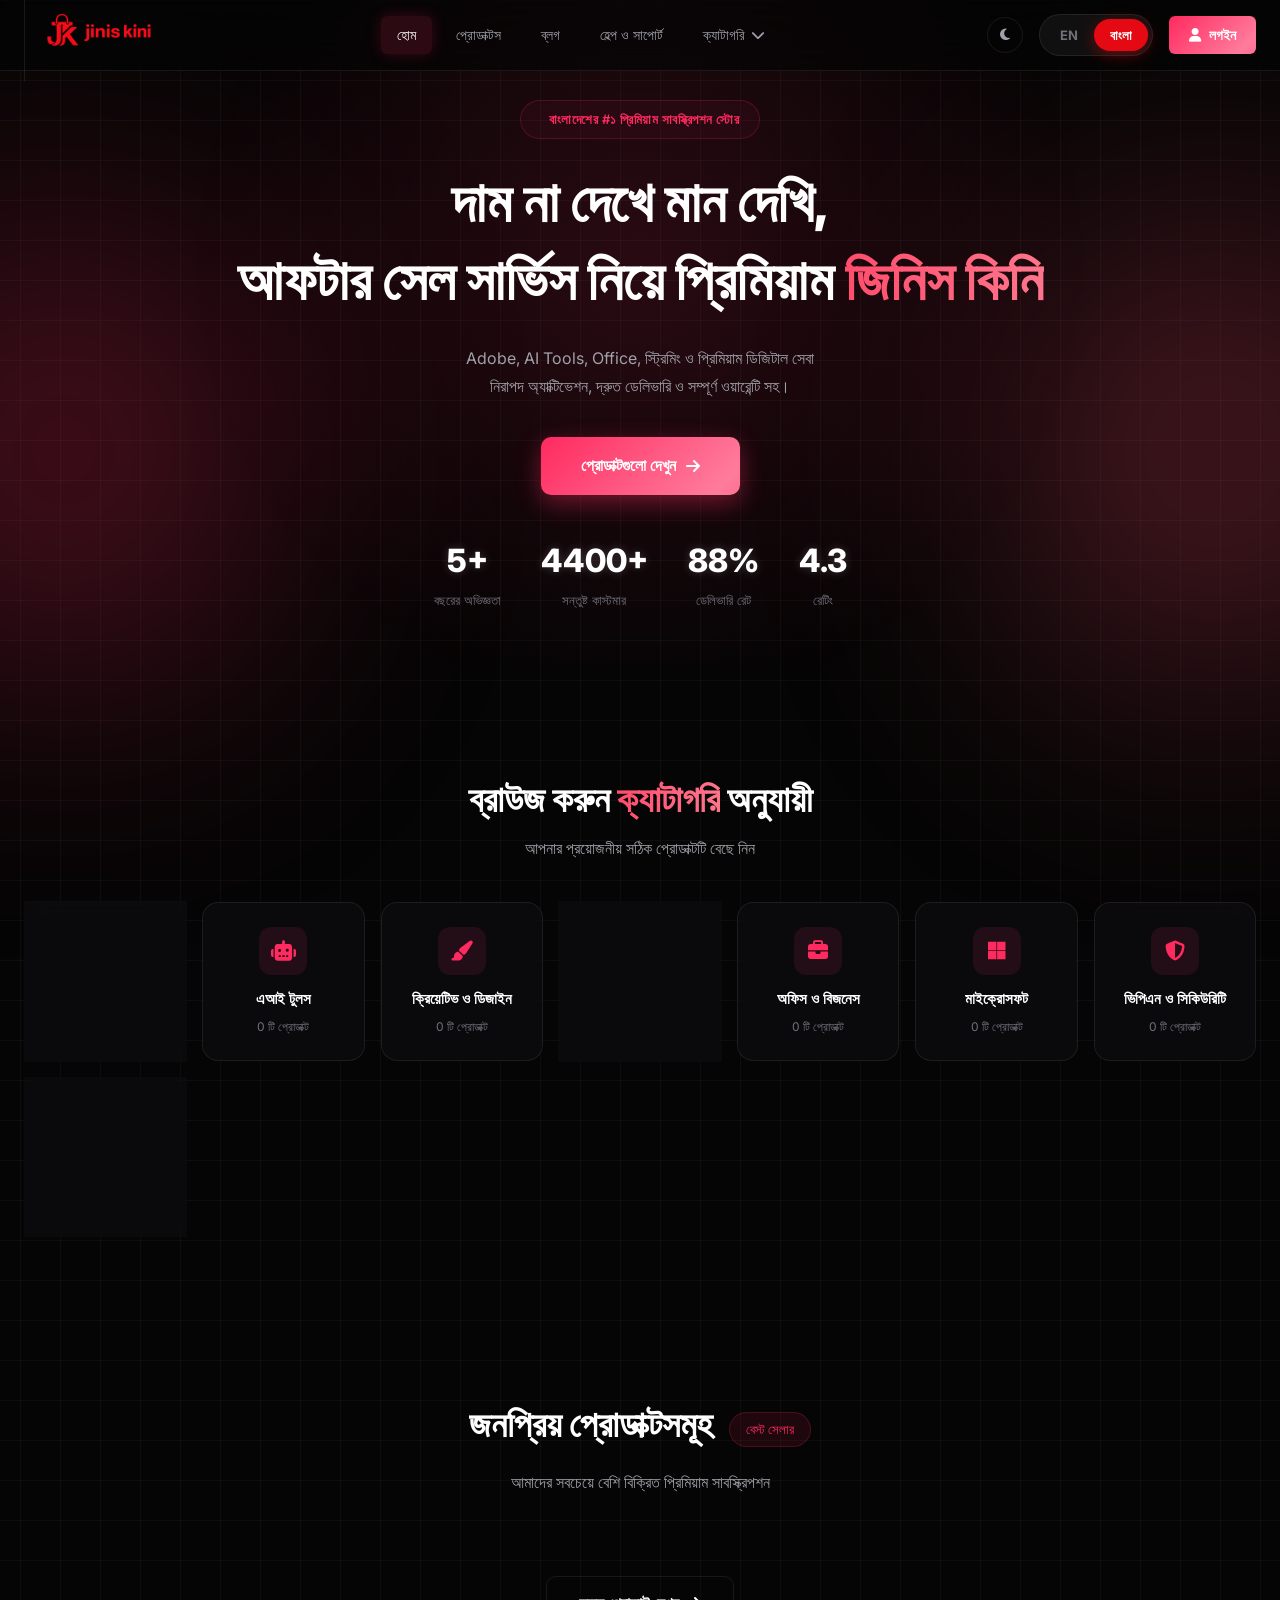
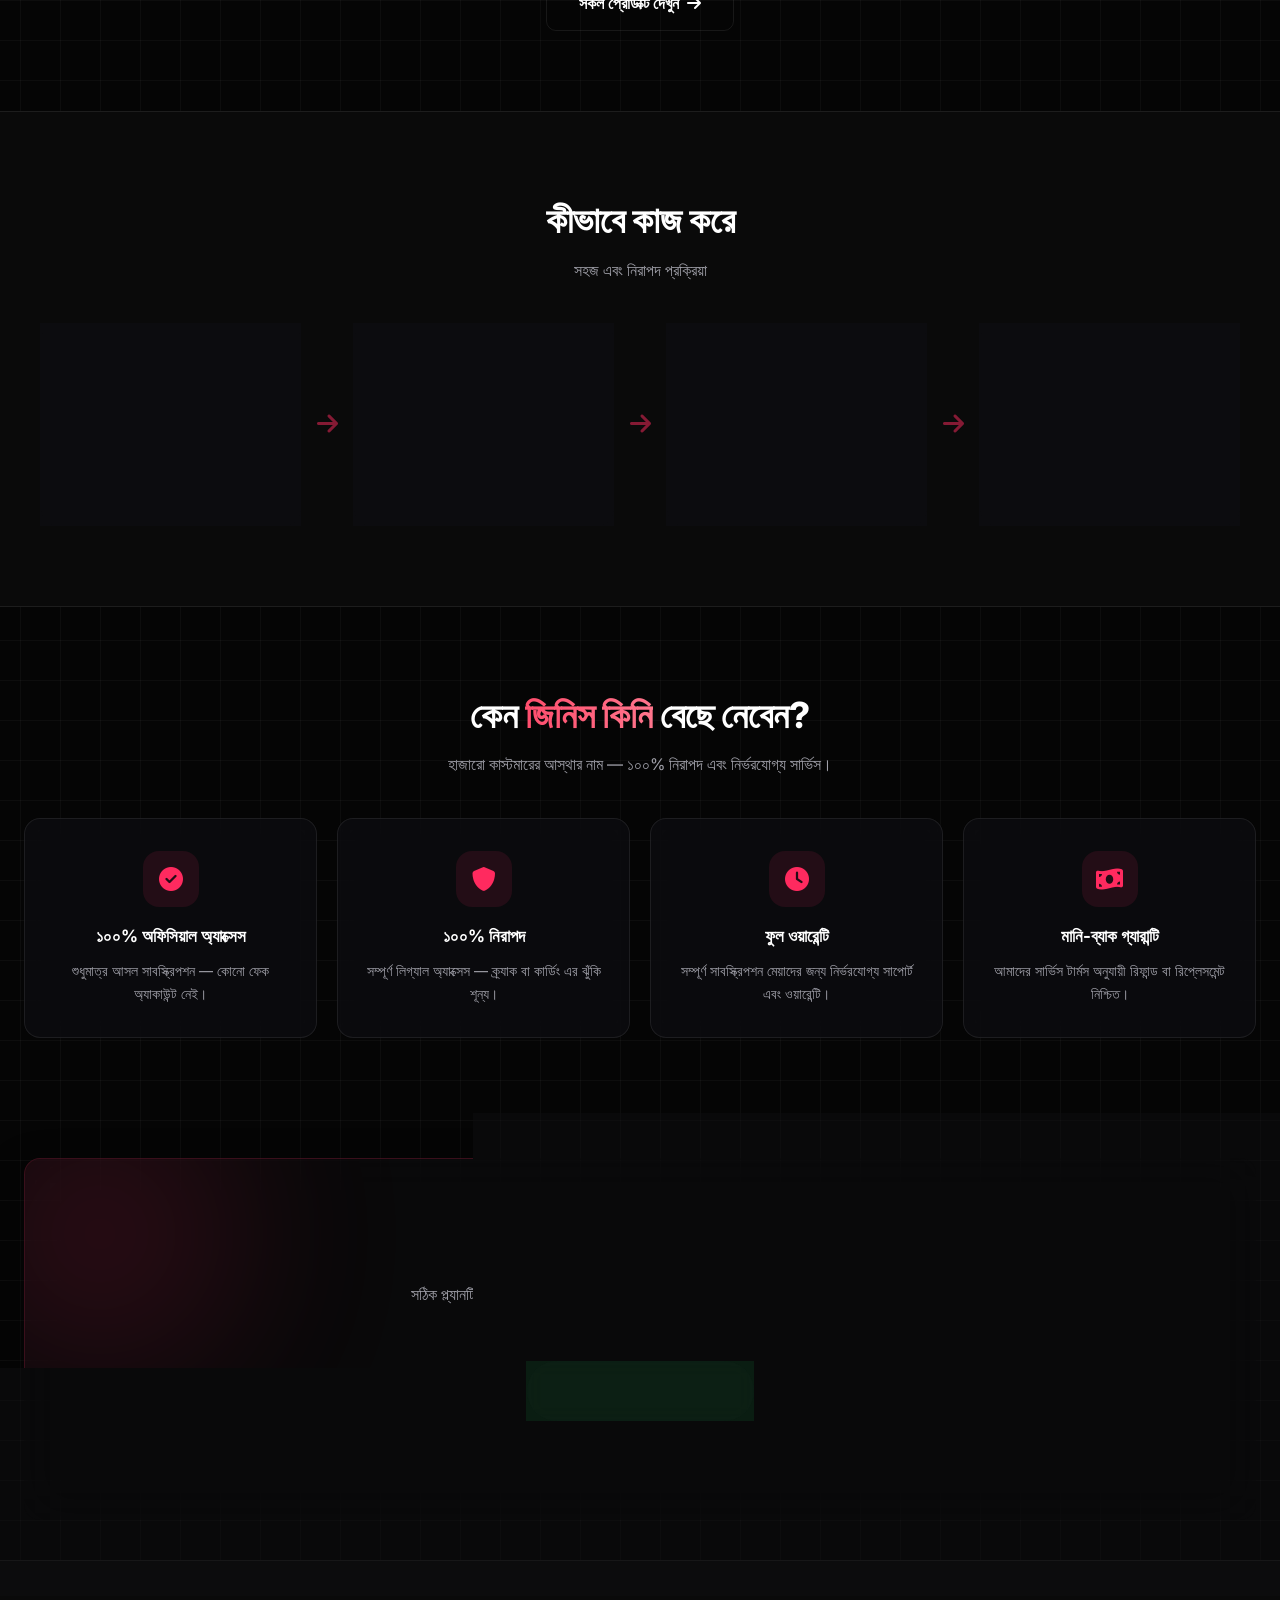
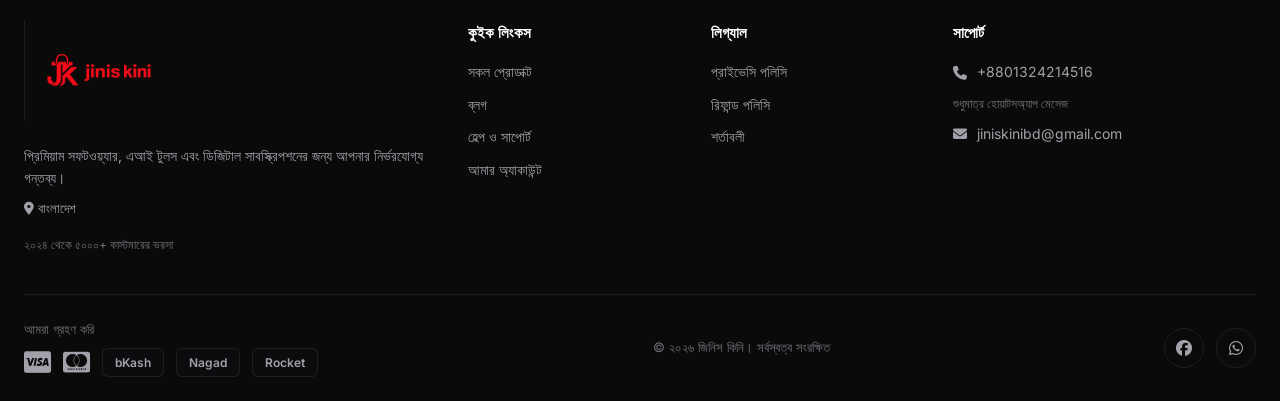
<file: index.html>
<!DOCTYPE html>
<html lang="bn">
<head>
    <meta charset="UTF-8">
    <meta name="viewport" content="width=device-width, initial-scale=1.0">
    <title data-bn="জিনিস কিনি — বাংলাদেশের প্রিমিয়াম ডিজিটাল সাবস্ক্রিপশন" data-en="Jinis Kini — Premium Digital Subscriptions in Bangladesh">জিনিস কিনি — বাংলাদেশের প্রিমিয়াম ডিজিটাল সাবস্ক্রিপশন</title>
    
    <!-- ══ FAVICON ══ -->
    <link rel="icon" type="image/svg+xml" href="favicon.svg">
    
    <link rel="stylesheet" href="style.css">
    <link rel="stylesheet" href="https://cdnjs.cloudflare.com/ajax/libs/font-awesome/6.5.1/css/all.min.css">
    
    <style>
        /* ══ HERO SECTION CUSTOM STYLES (MATCHING IMAGE) ══ */
        .hero { text-align: center; padding: 100px 0 80px; }
        
        .hero-badge-clean {
            display: inline-flex;
            align-items: center;
            gap: 8px;
            padding: 8px 20px;
            background: rgba(255, 42, 95, 0.05);
            border: 1px solid rgba(255, 42, 95, 0.2);
            border-radius: 100px;
            color: #ff2a5f;
            font-size: 13px;
            font-weight: 600;
            margin-bottom: 24px;
            letter-spacing: 0.5px;
        }
        
        .hero-title-main {
            font-size: clamp(32px, 5vw, 56px);
            font-weight: 800;
            line-height: 1.4;
            margin-bottom: 24px;
            color: var(--text-primary);
        }
        
        .highlight-red {
            background: linear-gradient(90deg, #ff4d6d, #ff758c);
            -webkit-background-clip: text;
            -webkit-text-fill-color: transparent;
            display: inline-block;
        }
        
        .hero-subtitle-clean {
            font-size: 16px;
            color: var(--text-secondary);
            line-height: 1.8;
            margin-bottom: 36px;
            max-width: 600px;
            margin-left: auto;
            margin-right: auto;
        }
    </style>
</head>
<body>
    <!-- ═══ NAVBAR ═══ -->
    <nav class="navbar">
        <div class="container">
            <a href="index.html" class="logo">
               <img src="logo.png" alt="Jinis Kini" class="nav-brand-logo">
            </a>
            <div class="nav-links">
                <a href="index.html" class="active" data-bn="হোম" data-en="Home">হোম</a>
                <a href="products.html" data-bn="প্রোডাক্টস" data-en="Products">প্রোডাক্টস</a>
                <a href="blog.html" data-bn="ব্লগ" data-en="Blog">ব্লগ</a>
                <a href="support.html" data-bn="হেল্প ও সাপোর্ট" data-en="Help & Support">হেল্প ও সাপোর্ট</a>
                
                <div class="nav-dropdown">
                    <button class="dropbtn"><span data-bn="ক্যাটাগরি" data-en="Categories">ক্যাটাগরি</span> <i class="fas fa-chevron-down"></i></button>
                    <div class="dropdown-content">
                        <a href="products.html?cat=Adobe" data-bn="অ্যাডোবি" data-en="Adobe">Adobe</a>
                        <a href="products.html?cat=AI Tools" data-bn="এআই টুলস" data-en="AI Tools">AI Tools</a>
                        <a href="products.html?cat=Creative & Design" data-bn="ক্রিয়েটিভ ও ডিজাইন" data-en="Creative & Design">Creative & Design</a>
                        <a href="products.html?cat=Video & Editing" data-bn="ভিডিও ও এডিটিং" data-en="Video & Editing">Video & Editing</a>
                        <a href="products.html?cat=Office & Business" data-bn="অফিস ও বিজনেস" data-en="Office & Business">Office & Business</a>
                        <a href="products.html?cat=Microsoft" data-bn="মাইক্রোসফট" data-en="Microsoft">Microsoft</a>
                        <a href="products.html?cat=VPN & Security" data-bn="ভিপিএন ও সিকিউরিটি" data-en="VPN & Security">VPN & Security</a>
                        <a href="products.html?cat=Streaming & Entertainment" data-bn="স্ট্রিমিং ও এন্টারটেইনমেন্ট" data-en="Streaming & Entertainment">Streaming & Entertainment</a>
                    </div>
                </div>
            </div>
            <div class="nav-right">
                <button class="theme-toggle" onclick="toggleTheme()"><i class="fas fa-moon"></i></button>
                <div class="lang-switch-wrapper" onclick="toggleLanguage()">
                    <div class="lang-option en-opt">EN</div>
                    <div class="lang-option bn-opt active">বাংলা</div>
                </div>
                <a href="login.html" class="btn-login"><i class="fas fa-user"></i> <span data-bn="লগইন" data-en="Login">লগইন</span></a>
                <div class="hamburger" onclick="toggleMobileMenu()"><i class="fas fa-bars"></i></div>
            </div>
        </div>
    </nav>

    <!-- ═══ HERO ═══ -->
    <section class="hero">
        <div class="container">
            <!-- IMAGE STYLE BADGE -->
            <div class="hero-badge-clean">
                <i class="fas fa-sparkles"></i>
                <span data-bn="বাংলাদেশের #১ প্রিমিয়াম সাবস্ক্রিপশন স্টোর" data-en="Bangladesh's #1 Premium Subscription Store">বাংলাদেশের #১ প্রিমিয়াম সাবস্ক্রিপশন স্টোর</span>
            </div>
            
            <!-- ══ ONLY 'JINIS KINI' IS HIGHLIGHTED NOW ══ -->
            <h1 class="hero-title-main" data-bn="দাম না দেখে মান দেখি,<br>আফটার সেল সার্ভিস নিয়ে প্রিমিয়াম <span class='highlight-red'>জিনিস কিনি</span>" data-en="Quality over price,<br>Premium after-sales service at <span class='highlight-red'>Jinis Kini</span>">
                দাম না দেখে মান দেখি,<br>
                আফটার সেল সার্ভিস নিয়ে প্রিমিয়াম <span class="highlight-red">জিনিস কিনি</span>
            </h1>
            
            <!-- IMAGE STYLE SUBTITLE (2 Lines) -->
            <p class="hero-subtitle-clean" data-bn="Adobe, AI Tools, Office, স্ট্রিমিং ও প্রিমিয়াম ডিজিটাল সেবা<br>নিরাপদ অ্যাক্টিভেশন, দ্রুত ডেলিভারি ও সম্পূর্ণ ওয়ারেন্টি সহ।" data-en="Adobe, AI Tools, Office, Streaming & Premium Digital Services<br>Secure activation, fast delivery & full warranty.">
                Adobe, AI Tools, Office, স্ট্রিমিং ও প্রিমিয়াম ডিজিটাল সেবা<br>নিরাপদ অ্যাক্টিভেশন, দ্রুত ডেলিভারি ও সম্পূর্ণ ওয়ারেন্টি সহ।
            </p>

            <a href="products.html" class="btn-primary" data-bn="প্রোডাক্টগুলো দেখুন <i class='fas fa-arrow-right'></i>" data-en="Explore Products <i class='fas fa-arrow-right'></i>">
                প্রোডাক্টগুলো দেখুন <i class="fas fa-arrow-right"></i>
            </a>
            
            <div class="hero-stats" style="margin-top: 40px;">
                <div class="stat"><span class="stat-num counter" data-target="5" data-suffix="+">0</span><span class="stat-label" data-bn="বছরের অভিজ্ঞতা" data-en="Years Experience">বছরের অভিজ্ঞতা</span></div>
                <div class="stat"><span class="stat-num counter" data-target="5000" data-suffix="+">0</span><span class="stat-label" data-bn="সন্তুষ্ট কাস্টমার" data-en="Happy Customers">সন্তুষ্ট কাস্টমার</span></div>
                <div class="stat"><span class="stat-num counter" data-target="99" data-suffix="%">0</span><span class="stat-label" data-bn="ডেলিভারি রেট" data-en="Delivery Rate">ডেলিভারি রেট</span></div>
                <div class="stat"><span class="stat-num counter" data-target="4.9" data-suffix="">0</span><span class="stat-label" data-bn="রেটিং" data-en="Rating">রেটিং</span></div>
            </div>
        </div>
    </section>

    <!-- ═══ CATEGORIES ═══ -->
    <section class="categories-section">
        <div class="container">
            <h2 class="section-title" data-bn="ব্রাউজ করুন <span class='highlight-red'>ক্যাটাগরি</span> অনুযায়ী" data-en="Browse by <span class='highlight-red'>Category</span>">ব্রাউজ করুন <span class="highlight-red">ক্যাটাগরি</span> অনুযায়ী</h2>
            <p class="section-subtitle" data-bn="আপনার প্রয়োজনীয় সঠিক প্রোডাক্টটি বেছে নিন" data-en="Find the right product for every need">আপনার প্রয়োজনীয় সঠিক প্রোডাক্টটি বেছে নিন</p>
            
            <div class="categories-grid" id="categoriesGrid">
                <a href="products.html?cat=Adobe" class="category-card" data-category="Adobe">
                    <div class="cat-icon"><i class="fab fa-adobe"></i></div>
                    <h3 data-bn="অ্যাডোবি" data-en="Adobe">Adobe</h3>
                    <p><span class="cat-count">0</span> <span data-bn="টি প্রোডাক্ট" data-en="Products">টি প্রোডাক্ট</span></p>
                </a>
                <a href="products.html?cat=AI Tools" class="category-card" data-category="AI Tools">
                    <div class="cat-icon"><i class="fas fa-robot"></i></div>
                    <h3 data-bn="এআই টুলস" data-en="AI Tools">AI Tools</h3>
                    <p><span class="cat-count">0</span> <span data-bn="টি প্রোডাক্ট" data-en="Products">টি প্রোডাক্ট</span></p>
                </a>
                <a href="products.html?cat=Creative & Design" class="category-card" data-category="Creative & Design">
                    <div class="cat-icon"><i class="fas fa-paint-brush"></i></div>
                    <h3 data-bn="ক্রিয়েটিভ ও ডিজাইন" data-en="Creative & Design">Creative & Design</h3>
                    <p><span class="cat-count">0</span> <span data-bn="টি প্রোডাক্ট" data-en="Products">টি প্রোডাক্ট</span></p>
                </a>
                <a href="products.html?cat=Video & Editing" class="category-card" data-category="Video & Editing">
                    <div class="cat-icon"><i class="fas fa-video"></i></div>
                    <h3 data-bn="ভিডিও ও এডিটিং" data-en="Video & Editing">Video & Editing</h3>
                    <p><span class="cat-count">0</span> <span data-bn="টি প্রোডাক্ট" data-en="Products">টি প্রোডাক্ট</span></p>
                </a>
                <a href="products.html?cat=Office & Business" class="category-card" data-category="Office & Business">
                    <div class="cat-icon"><i class="fas fa-briefcase"></i></div>
                    <h3 data-bn="অফিস ও বিজনেস" data-en="Office & Business">Office & Business</h3>
                    <p><span class="cat-count">0</span> <span data-bn="টি প্রোডাক্ট" data-en="Products">টি প্রোডাক্ট</span></p>
                </a>
                <a href="products.html?cat=Microsoft" class="category-card" data-category="Microsoft">
                    <div class="cat-icon"><i class="fab fa-microsoft"></i></div>
                    <h3 data-bn="মাইক্রোসফট" data-en="Microsoft">Microsoft</h3>
                    <p><span class="cat-count">0</span> <span data-bn="টি প্রোডাক্ট" data-en="Products">টি প্রোডাক্ট</span></p>
                </a>
                <a href="products.html?cat=VPN & Security" class="category-card" data-category="VPN & Security">
                    <div class="cat-icon"><i class="fas fa-shield-alt"></i></div>
                    <h3 data-bn="ভিপিএন ও সিকিউরিটি" data-en="VPN & Security">VPN & Security</h3>
                    <p><span class="cat-count">0</span> <span data-bn="টি প্রোডাক্ট" data-en="Products">টি প্রোডাক্ট</span></p>
                </a>
                <a href="products.html?cat=Streaming & Entertainment" class="category-card" data-category="Streaming & Entertainment">
                    <div class="cat-icon"><i class="fas fa-film"></i></div>
                    <h3 data-bn="স্ট্রিমিং ও এন্টারটেইনমেন্ট" data-en="Streaming & Entertainment">Streaming & Entertainment</h3>
                    <p><span class="cat-count">0</span> <span data-bn="টি প্রোডাক্ট" data-en="Products">টি প্রোডাক্ট</span></p>
                </a>
            </div>
        </div>
    </section>

    <!-- ═══ FEATURED PRODUCTS ═══ -->
    <section class="featured-products">
        <div class="container">
            <div class="section-header">
                <h2 class="section-title" data-bn="জনপ্রিয় প্রোডাক্টসমূহ" data-en="Popular Products">জনপ্রিয় প্রোডাক্টসমূহ</h2>
                <span class="section-badge" data-bn="বেস্ট সেলার" data-en="Best Sellers">বেস্ট সেলার</span>
            </div>
            <p class="section-subtitle" data-bn="আমাদের সবচেয়ে বেশি বিক্রিত প্রিমিয়াম সাবস্ক্রিপশন" data-en="Our most popular premium subscriptions">আমাদের সবচেয়ে বেশি বিক্রিত প্রিমিয়াম সাবস্ক্রিপশন</p>
            <div id="productGrid" class="products-grid">
                <!-- Dynamic Content Load -->
            </div>
            <div class="view-all">
                <a href="products.html" class="btn-secondary" data-bn="সকল প্রোডাক্ট দেখুন <i class='fas fa-arrow-right'></i>" data-en="View All Products <i class='fas fa-arrow-right'></i>">সকল প্রোডাক্ট দেখুন <i class="fas fa-arrow-right"></i></a>
            </div>
        </div>
    </section>

    <!-- ═══ HOW IT WORKS ═══ -->
    <section class="how-it-works">
        <div class="container">
            <h2 class="section-title" data-bn="কীভাবে কাজ করে" data-en="How It Works">কীভাবে কাজ করে</h2>
            <p class="section-subtitle" data-bn="সহজ এবং নিরাপদ প্রক্রিয়া" data-en="Simple, beginner-friendly process">সহজ এবং নিরাপদ প্রক্রিয়া</p>
            <div class="steps-grid">
                <div class="step-card"><div class="step-num">1</div><h3 data-bn="প্রোডাক্ট নির্বাচন করুন" data-en="Choose Product">প্রোডাক্ট নির্বাচন করুন</h3><p data-bn="আপনার প্রয়োজনীয় সফটওয়্যার এবং প্ল্যান সিলেক্ট করুন" data-en="Select your preferred software and plan">আপনার প্রয়োজনীয় সফটওয়্যার এবং প্ল্যান সিলেক্ট করুন</p></div>
                <div class="step-connector"><i class="fas fa-arrow-right"></i></div>
                <div class="step-card"><div class="step-num">2</div><h3 data-bn="অর্ডার প্লেস করুন" data-en="Place Order">অর্ডার প্লেস করুন</h3><p data-bn="ওয়েবসাইট বা হোয়াটসঅ্যাপের মাধ্যমে অর্ডার করুন" data-en="Order via WhatsApp or website checkout">ওয়েবসাইট বা হোয়াটসঅ্যাপের মাধ্যমে অর্ডার করুন</p></div>
                <div class="step-connector"><i class="fas fa-arrow-right"></i></div>
                <div class="step-card"><div class="step-num">3</div><h3 data-bn="সিকিউর অ্যাক্টিভেশন" data-en="Secure Activation">সিকিউর অ্যাক্টিভেশন</h3><p data-bn="কিছুক্ষণের মধ্যেই আপনার ইমেইলে অ্যাক্টিভেট করা হবে" data-en="Activated on your personal email within minutes">কিছুক্ষণের মধ্যেই আপনার ইমেইলে অ্যাক্টিভেট করা হবে</p></div>
                <div class="step-connector"><i class="fas fa-arrow-right"></i></div>
                <div class="step-card"><div class="step-num">4</div><h3 data-bn="ব্যবহার শুরু করুন" data-en="Start Using">ব্যবহার শুরু করুন</h3><p data-bn="ফুল ওয়ারেন্টি এবং প্রিমিয়াম সাপোর্টের সাথে উপভোগ করুন" data-en="Enjoy full warranty and premium support">ফুল ওয়ারেন্টি এবং প্রিমিয়াম সাপোর্টের সাথে উপভোগ করুন</p></div>
            </div>
        </div>
    </section>

    <!-- ═══ WHY CHOOSE US ═══ -->
    <section class="why-us">
        <div class="container">
            <h2 class="section-title" data-bn="কেন <span class='highlight-red'>জিনিস কিনি</span> বেছে নেবেন?" data-en="Why Choose <span class='highlight-red'>Jinis Kini</span>">কেন <span class="highlight-red">জিনিস কিনি</span> বেছে নেবেন?</h2>
            <p class="section-subtitle" data-bn="হাজারো কাস্টমারের আস্থার নাম — ১০০% নিরাপদ এবং নির্ভরযোগ্য সার্ভিস।" data-en="Trusted by thousands of customers — 100% secure and authentic service.">হাজারো কাস্টমারের আস্থার নাম — ১০০% নিরাপদ এবং নির্ভরযোগ্য সার্ভিস।</p>
            <div class="features-grid">
                <div class="feature-card"><div class="feature-icon"><i class="fas fa-check-circle"></i></div><h3 data-bn="১০০% অফিসিয়াল অ্যাক্সেস" data-en="100% Official Access">১০০% অফিসিয়াল অ্যাক্সেস</h3><p data-bn="শুধুমাত্র আসল সাবস্ক্রিপশন — কোনো ফেক অ্যাকাউন্ট নেই।" data-en="Genuine subscriptions only — never fake or unauthorized accounts.">শুধুমাত্র আসল সাবস্ক্রিপশন — কোনো ফেক অ্যাকাউন্ট নেই।</p></div>
                <div class="feature-card"><div class="feature-icon"><i class="fas fa-shield"></i></div><h3 data-bn="১০০% নিরাপদ" data-en="100% Secure">১০০% নিরাপদ</h3><p data-bn="সম্পূর্ণ লিগ্যাল অ্যাক্সেস — ক্র্যাক বা কার্ডিং এর ঝুঁকি শূন্য।" data-en="Fully legal access — zero cracked or carded risk.">সম্পূর্ণ লিগ্যাল অ্যাক্সেস — ক্র্যাক বা কার্ডিং এর ঝুঁকি শূন্য।</p></div>
                <div class="feature-card"><div class="feature-icon"><i class="fas fa-clock"></i></div><h3 data-bn="ফুল ওয়ারেন্টি" data-en="Full Warranty">ফুল ওয়ারেন্টি</h3><p data-bn="সম্পূর্ণ সাবস্ক্রিপশন মেয়াদের জন্য নির্ভরযোগ্য সাপোর্ট এবং ওয়ারেন্টি।" data-en="Reliable support and warranty for the entire subscription term.">সম্পূর্ণ সাবস্ক্রিপশন মেয়াদের জন্য নির্ভরযোগ্য সাপোর্ট এবং ওয়ারেন্টি।</p></div>
                <div class="feature-card"><div class="feature-icon"><i class="fas fa-money-bill-wave"></i></div><h3 data-bn="মানি-ব্যাক গ্যারান্টি" data-en="Money-Back Guarantee">মানি-ব্যাক গ্যারান্টি</h3><p data-bn="আমাদের সার্ভিস টার্মস অনুযায়ী রিফান্ড বা রিপ্লেসমেন্ট নিশ্চিত।" data-en="Refund or replacement guaranteed under our service terms.">আমাদের সার্ভিস টার্মস অনুযায়ী রিফান্ড বা রিপ্লেসমেন্ট নিশ্চিত।</p></div>
            </div>
        </div>
    </section>

    <!-- ═══ CHAT ═══ -->
    <section class="live-chat">
        <div class="container">
            <div class="chat-card">
                <div class="chat-content">
                    <h2 data-bn="আমাদের টিমের সাথে কথা বলুন" data-en="Speak with our team">আমাদের টিমের সাথে কথা বলুন</h2>
                    <p data-bn="সঠিক প্ল্যানটি বেছে নিতে সাহায্য প্রয়োজন? আমাদের এক্সপার্ট টিম আপনাকে গাইড করার জন্য প্রস্তুত — দ্রুত এবং পার্সোনাল সাপোর্ট।" data-en="Need help choosing the right plan? Our expert team is here to guide you — fast, reliable, personal support.">সঠিক প্ল্যানটি বেছে নিতে সাহায্য প্রয়োজন? আমাদের এক্সপার্ট টিম আপনাকে গাইড করার জন্য প্রস্তুত — দ্রুত এবং পার্সোনাল সাপোর্ট।</p>
                   <a href="https://wa.me/8801516581261" target="_blank" class="btn-whatsapp" data-bn="<i class='fab fa-whatsapp'></i> হোয়াটসঅ্যাপে চ্যাট করুন" data-en="<i class='fab fa-whatsapp'></i> Chat on WhatsApp">
                        <i class="fab fa-whatsapp"></i> হোয়াটসঅ্যাপে চ্যাট করুন
                    </a>
                    <span class="chat-status"><span class="dot"></span> <span data-bn="এখন অনলাইনে · গড় রিপ্লাই ৫ মিনিটে" data-en="Online now · Avg. reply in 5 min">এখন অনলাইনে · গড় রিপ্লাই ৫ মিনিটে</span></span>
                </div>
            </div>
        </div>
    </section>

    <!-- ═══ FOOTER ═══ -->
    <footer class="footer">
        <div class="container">
            <div class="footer-grid">
                <div class="footer-brand">
                   <img src="logo.png" alt="Jinis Kini" class="nav-brand-logo">
                    <p data-bn="প্রিমিয়াম সফটওয়্যার, এআই টুলস এবং ডিজিটাল সাবস্ক্রিপশনের জন্য আপনার নির্ভরযোগ্য গন্তব্য।" data-en="Your trusted destination for premium software, AI tools and digital subscriptions.">প্রিমিয়াম সফটওয়্যার, এআই টুলস এবং ডিজিটাল সাবস্ক্রিপশনের জন্য আপনার নির্ভরযোগ্য গন্তব্য।</p>
                    <p class="footer-address" data-bn="<i class='fas fa-location-dot'></i> বাংলাদেশ" data-en="<i class='fas fa-location-dot'></i> Bangladesh"><i class="fas fa-location-dot"></i> বাংলাদেশ</p>
                    <p class="footer-tagline" data-bn="২০২৪ থেকে ৫০০০+ কাস্টমারের ভরসা" data-en="Trusted by 5000+ customers Since 2024">২০২৪ থেকে ৫০০০+ কাস্টমারের ভরসা</p>
                </div>
                <div class="footer-links">
                    <h4 data-bn="কুইক লিংকস" data-en="Quick Links">কুইক লিংকস</h4>
                    <ul>
                        <li><a href="products.html" data-bn="সকল প্রোডাক্ট" data-en="All Products">সকল প্রোডাক্ট</a></li>
                        <li><a href="blog.html" data-bn="ব্লগ" data-en="Blog">ব্লগ</a></li>
                        <li><a href="support.html" data-bn="হেল্প ও সাপোর্ট" data-en="Help & Support">হেল্প ও সাপোর্ট</a></li>
                        <li><a href="dashboard.html" data-bn="আমার অ্যাকাউন্ট" data-en="My Account">আমার অ্যাকাউন্ট</a></li>
                    </ul>
                </div>
                <div class="footer-links">
                    <h4 data-bn="লিগ্যাল" data-en="Legal">লিগ্যাল</h4>
                    <ul>
                        <li><a href="privacy.html" data-bn="প্রাইভেসি পলিসি" data-en="Privacy Policy">প্রাইভেসি পলিসি</a></li>
                        <li><a href="refund.html" data-bn="রিফান্ড পলিসি" data-en="Refund Policy">রিফান্ড পলিসি</a></li>
                        <li><a href="privacy.html#terms" data-bn="শর্তাবলী" data-en="Terms & Conditions">শর্তাবলী</a></li>
                    </ul>
                </div>
                <div class="footer-links">
                    <h4 data-bn="সাপোর্ট" data-en="Support">সাপোর্ট</h4>
                    <ul class="support-list">
                        <li><a href="tel:+8801324214516"><i class="fas fa-phone"></i> +8801324214516</a></li>
                        <li class="small-text" data-bn="শুধুমাত্র হোয়াটসঅ্যাপ মেসেজ" data-en="WhatsApp Message Only">শুধুমাত্র হোয়াটসঅ্যাপ মেসেজ</li>
                        <li><a href="mailto:jiniskinibd@gmail.com"><i class="fas fa-envelope"></i> jiniskinibd@gmail.com</a></li>
                    </ul>
                </div>
            </div>
            <div class="footer-bottom">
                <div class="payment-methods">
                    <p data-bn="আমরা গ্রহণ করি" data-en="We Accept">আমরা গ্রহণ করি</p>
                    <div class="payment-icons">
                        <i class="fab fa-cc-visa"></i>
                        <i class="fab fa-cc-mastercard"></i>
                        <span class="payment-local">bKash</span>
                        <span class="payment-local">Nagad</span>
                        <span class="payment-local">Rocket</span>
                    </div>
                </div>
                <p class="copyright" data-bn="&copy; ২০২৬ জিনিস কিনি। সর্বস্বত্ব সংরক্ষিত" data-en="&copy; 2026 Jinis Kini. All rights reserved">&copy; ২০২৬ জিনিস কিনি। সর্বস্বত্ব সংরক্ষিত</p>
                <div class="social-links">
                    <a href="#"><i class="fab fa-facebook"></i></a>
                    <a href="#"><i class="fab fa-whatsapp"></i></a>
                </div>
            </div>
        </div>
    </footer>

    <button id="backToTop" onclick="window.scrollTo({top:0,behavior:'smooth'})"><i class="fas fa-arrow-up"></i></button>

    <script>
        const SHEET_API = 'https://script.google.com/macros/s/AKfycbxcft7itS_JR1uVlYL7U7tzc8zp0AJt6UOH0BI4RRq5vRILQtE2gZHPDT1SzJ0T2vLI/exec';
        
        let allProducts = [];

        function toggleTheme() {
            document.body.classList.toggle('light-mode');
            const icon = document.querySelector('.theme-toggle i');
            icon.classList.toggle('fa-moon');
            icon.classList.toggle('fa-sun');
        }

        function toggleMobileMenu() {
            document.querySelector('.nav-links').classList.toggle('open');
            document.querySelector('.nav-right').classList.toggle('open');
        }
        
        window.addEventListener('scroll', () => {
            document.getElementById('backToTop').style.display = window.scrollY > 300 ? 'flex' : 'none';
        });

        // ═════ NATIVE LANGUAGE SWITCHER ═════
        function setLanguage(lang) {
            localStorage.setItem('jinis_lang', lang);
            document.documentElement.lang = lang;
            
            const enOpt = document.querySelector('.en-opt');
            const bnOpt = document.querySelector('.bn-opt');
            
            if (enOpt && bnOpt) {
                if (lang === 'bn') {
                    bnOpt.classList.add('active');
                    enOpt.classList.remove('active');
                } else {
                    enOpt.classList.add('active');
                    bnOpt.classList.remove('active');
                }
            }

            document.querySelectorAll('[data-bn]').forEach(el => {
                if (lang === 'bn' && el.dataset.bn) {
                    el.innerHTML = el.dataset.bn;
                } else if (lang === 'en' && el.dataset.en) {
                    el.innerHTML = el.dataset.en;
                }
            });

            if (allProducts.length > 0) {
                renderPageCategories();
                renderFeaturedProducts();
            }
        }

        function toggleLanguage() {
            const currentLang = localStorage.getItem('jinis_lang') || 'bn';
            const newLang = currentLang === 'bn' ? 'en' : 'bn';
            setLanguage(newLang);
        }

        // ── Load Products (CORS Fixed) ──
        async function loadData() {
            try {
                const res = await fetch(SHEET_API, { 
                    redirect: "follow",
                    headers: {
                        "Content-Type": "text/plain;charset=utf-8",
                    }
                });
                const data = await res.json();
                
                allProducts = data.filter(p => p.name && p.name.trim() !== '');
            } catch(e) {
                console.log('API Error: ', e);
            }
            
            renderPageCategories();
            renderFeaturedProducts();
        }

        function renderPageCategories() {
            const cards = document.querySelectorAll('.category-card');
            cards.forEach(card => {
                const catName = card.getAttribute('data-category');
                const count = allProducts.filter(p => p.category && p.category.trim().toLowerCase() === catName.toLowerCase()).length;
                const countSpan = card.querySelector('.cat-count');
                if(countSpan) countSpan.innerText = count;
            });
        }

        function renderFeaturedProducts() {
            const grid = document.getElementById('productGrid');
            grid.innerHTML = '';
            
            let featuredProducts = allProducts.filter(p => p.homepage && p.homepage.trim().toLowerCase() === 'yes');

            if (featuredProducts.length === 0) {
                featuredProducts = allProducts.slice(0, 8);
            }

            const currentLang = localStorage.getItem('jinis_lang') || 'bn';
            const salesText = currentLang === 'bn' ? 'বিক্রি হয়েছে' : 'Sales';
            const btnText = currentLang === 'bn' ? 'প্ল্যান দেখুন' : 'View Plans';
            const moText = currentLang === 'bn' ? '/মাস' : '/mo';
            
            featuredProducts.forEach(p => {
                const badgeClass = p.badge || 'primary';
                const img = p.image || p.image_url || `https://placehold.co/300x300/1e1b4b/7c3aed?text=${encodeURIComponent(p.name ? p.name.substring(0,10) : 'Product')}`;
                const discountHtml = p.discount_percent ? `<span class="badge -${badgeClass}">${p.discount_percent}</span>` : '';
                const salesHtml = p.sales_count ? `<p class="sales-count"><i class="fas fa-shopping-cart"></i> ${p.sales_count}+ ${salesText}</p>` : '';
                const originalHtml = p.original_price ? `<span class="original-price">৳${Number(p.original_price).toLocaleString()}</span>` : '';
                
                grid.innerHTML += `
                    <div class="product-card" onclick="window.location.href='product.html?id=${p.id || p.slug || encodeURIComponent(p.name)}'">
                        <div class="product-img">
                            <img src="${img}" alt="${p.name}" loading="lazy">
                            ${discountHtml}
                        </div>
                        <div class="product-info">
                            <span class="product-category">${p.category || 'Featured'}</span>
                            <h3 style="margin-bottom: ${p.sales_count ? '6px' : '10px'}">${p.name}</h3>
                            ${salesHtml}
                            
                            ${p.recommendation ? `<div style="font-size: 11px; color: #22c55e; font-weight: 700; margin-bottom: 8px;"><i class="fas fa-thumbs-up" style="margin-right:4px;"></i> ${p.recommendation}</div>` : ''}

                            <div class="product-pricing">
                                <span class="sale-price">৳${Number(p.sale_price).toLocaleString()}<span class="period">${moText}</span></span>
                                ${originalHtml}
                            </div>
                            <button class="btn-view" onclick="event.stopPropagation();window.location.href='product.html?id=${p.id || p.slug || encodeURIComponent(p.name)}'">
                                ${btnText} <i class="fas fa-arrow-right"></i>
                            </button>
                        </div>
                    </div>
                `;
            });
        }

        function startCounterAnimation() {
            const counters = document.querySelectorAll('.counter');
            const observer = new IntersectionObserver((entries) => {
                entries.forEach(entry => {
                    if(entry.isIntersecting) {
                        counters.forEach(counter => {
                            const target = parseFloat(counter.getAttribute('data-target'));
                            const suffix = counter.getAttribute('data-suffix') || '';
                            const isFloat = counter.getAttribute('data-target').includes('.');
                            const speed = 100;
                            const inc = target / speed;
                            
                            let count = 0;
                            const updateCount = () => {
                                count += inc;
                                if(count < target) {
                                    counter.innerText = isFloat ? count.toFixed(1) + suffix : Math.ceil(count) + suffix;
                                    setTimeout(updateCount, 15);
                                } else {
                                    counter.innerText = target + suffix;
                                }
                            };
                            updateCount();
                        });
                        observer.disconnect(); 
                    }
                });
            });
            const statsSection = document.querySelector('.hero-stats');
            if(statsSection) observer.observe(statsSection);
        }

        document.addEventListener('DOMContentLoaded', () => {
            const savedLang = localStorage.getItem('jinis_lang') || 'bn';
            setLanguage(savedLang);
            
            loadData();
            startCounterAnimation();
        });
    </script>
</body>
</html>
</file>
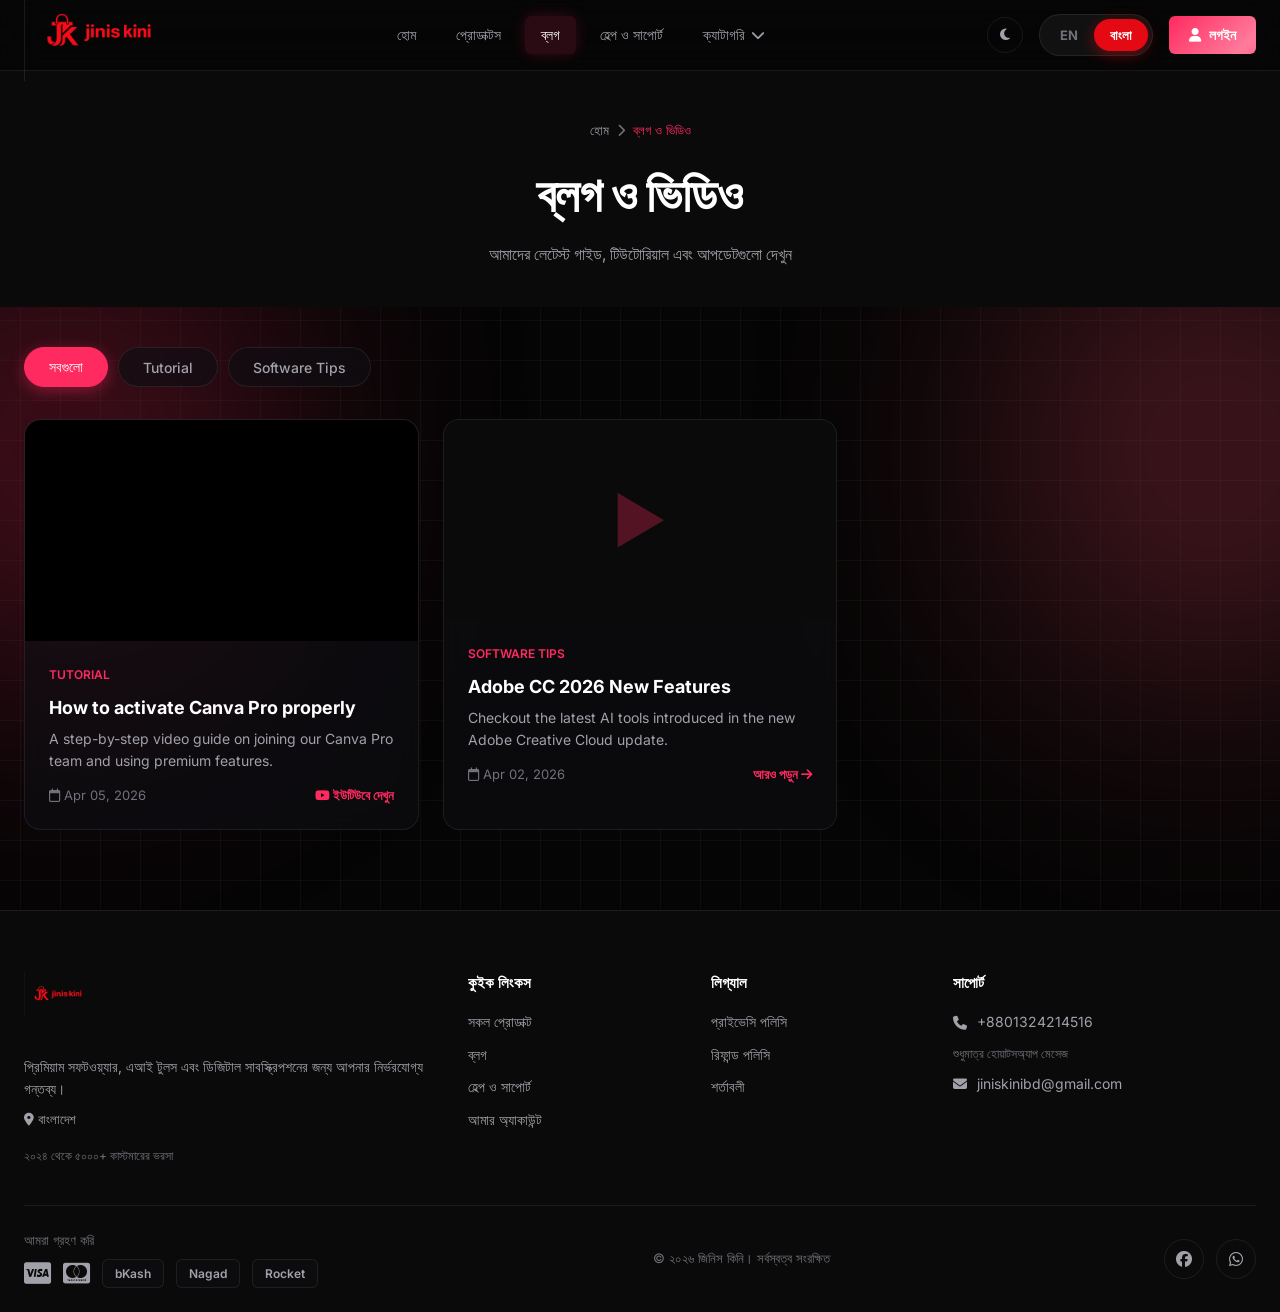
<file: blog.html>
<!DOCTYPE html>
<html lang="bn">
<head>
    <meta charset="UTF-8">
    <meta name="viewport" content="width=device-width, initial-scale=1.0">
    <title data-bn="ব্লগ ও ভিডিও — জিনিস কিনি" data-en="Blog & Videos — Jinis Kini">ব্লগ ও ভিডিও — জিনিস কিনি</title>
    <!-- ═══ Browser Tab Icon (Favicon) ═══ -->
    <link rel="icon" type="image/svg+xml" href="logo.png">
    
    <link rel="stylesheet" href="style.css">
    <link href="https://fonts.googleapis.com/css2?family=Inter:wght@300;400;500;600;700;800;900&display=swap" rel="stylesheet">
    <link rel="stylesheet" href="https://cdnjs.cloudflare.com/ajax/libs/font-awesome/6.5.1/css/all.min.css">
    <style>
        .video-container {
            position: relative;
            padding-bottom: 56.25%; /* 16:9 Aspect Ratio */
            height: 0;
            overflow: hidden;
            border-radius: var(--radius) var(--radius) 0 0;
            background: #000;
        }
        .video-container iframe {
            position: absolute;
            top: 0;
            left: 0;
            width: 100%;
            height: 100%;
            border: 0;
        }
    </style>
</head>
<body>
    <nav class="navbar">
        <div class="container">
            <!-- ═══ NAVBAR LOGO ═══ -->
            <a href="index.html" class="logo">
                <img src="logo.png" alt="Jinis Kini" class="nav-brand-logo">
            </a>
            <div class="nav-links">
                <a href="index.html" data-bn="হোম" data-en="Home">হোম</a>
                <a href="products.html" data-bn="প্রোডাক্টস" data-en="Products">প্রোডাক্টস</a>
                <a href="blog.html" class="active" data-bn="ব্লগ" data-en="Blog">ব্লগ</a>
                <a href="support.html" data-bn="হেল্প ও সাপোর্ট" data-en="Help & Support">হেল্প ও সাপোর্ট</a>
                
                <!-- ══ CATEGORIES DROPDOWN ══ -->
                <div class="nav-dropdown">
                    <button class="dropbtn"><span data-bn="ক্যাটাগরি" data-en="Categories">ক্যাটাগরি</span> <i class="fas fa-chevron-down"></i></button>
                    <div class="dropdown-content">
                        <a href="products.html?cat=Adobe" data-bn="অ্যাডোবি" data-en="Adobe">Adobe</a>
                        <a href="products.html?cat=AI Tools" data-bn="এআই টুলস" data-en="AI Tools">AI Tools</a>
                        <a href="products.html?cat=Creative & Design" data-bn="ক্রিয়েটিভ ও ডিজাইন" data-en="Creative & Design">Creative & Design</a>
                        <a href="products.html?cat=Video & Editing" data-bn="ভিডিও ও এডিটিং" data-en="Video & Editing">Video & Editing</a>
                        <a href="products.html?cat=Office & Business" data-bn="অফিস ও বিজনেস" data-en="Office & Business">Office & Business</a>
                        <a href="products.html?cat=Microsoft" data-bn="মাইক্রোসফট" data-en="Microsoft">Microsoft</a>
                        <a href="products.html?cat=VPN & Security" data-bn="ভিপিএন ও সিকিউরিটি" data-en="VPN & Security">VPN & Security</a>
                        <a href="products.html?cat=Streaming & Entertainment" data-bn="স্ট্রিমিং ও এন্টারটেইনমেন্ট" data-en="Streaming & Entertainment">Streaming & Entertainment</a>
                    </div>
                </div>

            </div>
            <div class="nav-right">
                <button class="theme-toggle" onclick="toggleTheme()"><i class="fas fa-moon"></i></button>
                
                <!-- LANGUAGE TOGGLE BUTTON -->
                <div class="lang-switch-wrapper" onclick="toggleLanguage()">
                    <div class="lang-option en-opt">EN</div>
                    <div class="lang-option bn-opt active">বাংলা</div>
                </div>

                <a href="login.html" class="btn-login"><i class="fas fa-user"></i> <span data-bn="লগইন" data-en="Login">লগইন</span></a>
                <div class="hamburger" onclick="toggleMobileMenu()"><i class="fas fa-bars"></i></div>
            </div>
        </div>
    </nav>

    <section class="page-header">
        <div class="container">
            <div class="breadcrumb">
                <a href="index.html" data-bn="হোম" data-en="Home">হোম</a>
                <i class="fas fa-chevron-right"></i>
                <span class="current" data-bn="ব্লগ ও ভিডিও" data-en="Blog & Videos">ব্লগ ও ভিডিও</span>
            </div>
            <h1 data-bn="ব্লগ ও ভিডিও" data-en="Blog & Videos">ব্লগ ও ভিডিও</h1>
            <p data-bn="আমাদের লেটেস্ট গাইড, টিউটোরিয়াল এবং আপডেটগুলো দেখুন" data-en="Watch our latest guides, tutorials, and updates">আমাদের লেটেস্ট গাইড, টিউটোরিয়াল এবং আপডেটগুলো দেখুন</p>
        </div>
    </section>

    <section class="featured-products" style="padding-top:40px;">
        <div class="container">
            <div class="filter-bar" id="blogFilter" style="justify-content:flex-start;">
                <!-- Filter buttons will be generated dynamically -->
                <button class="filter-btn active" onclick="filterBlog('all')" data-bn="সবগুলো" data-en="All Videos & Posts">সবগুলো</button>
            </div>

            <div id="blogGrid" class="blog-grid">
                <!-- Loading State -->
                <div style="text-align:center; padding:40px; grid-column:1/-1;">
                    <i class="fas fa-spinner fa-spin" style="font-size:32px; color:var(--accent-primary);"></i>
                    <p style="margin-top:12px; color:var(--text-secondary);" data-bn="গুগল শিট থেকে ডেটা লোড হচ্ছে..." data-en="Loading content from Google Sheet...">গুগল শিট থেকে ডেটা লোড হচ্ছে...</p>
                </div>
            </div>
        </div>
    </section>

    <footer class="footer">
        <div class="container">
            <div class="footer-grid">
                <div class="footer-brand">
                    <img src="logo.png" alt="Jinis Kini Logo" style="height: 45px; width: auto; margin-bottom: 16px; object-fit: contain;">
                    <p data-bn="প্রিমিয়াম সফটওয়্যার, এআই টুলস এবং ডিজিটাল সাবস্ক্রিপশনের জন্য আপনার নির্ভরযোগ্য গন্তব্য।" data-en="Your trusted destination for premium software, AI tools and digital subscriptions.">প্রিমিয়াম সফটওয়্যার, এআই টুলস এবং ডিজিটাল সাবস্ক্রিপশনের জন্য আপনার নির্ভরযোগ্য গন্তব্য।</p>
                    <p class="footer-address" data-bn="<i class='fas fa-location-dot'></i> বাংলাদেশ" data-en="<i class='fas fa-location-dot'></i> Bangladesh"><i class="fas fa-location-dot"></i> বাংলাদেশ</p>
                    <p class="footer-tagline" data-bn="২০২৪ থেকে ৫০০০+ কাস্টমারের ভরসা" data-en="Trusted by 5000+ customers Since 2024">২০২৪ থেকে ৫০০০+ কাস্টমারের ভরসা</p>
                </div>
                <div class="footer-links">
                    <h4 data-bn="কুইক লিংকস" data-en="Quick Links">কুইক লিংকস</h4>
                    <ul>
                        <li><a href="products.html" data-bn="সকল প্রোডাক্ট" data-en="All Products">সকল প্রোডাক্ট</a></li>
                        <li><a href="blog.html" data-bn="ব্লগ" data-en="Blog">ব্লগ</a></li>
                        <li><a href="support.html" data-bn="হেল্প ও সাপোর্ট" data-en="Help & Support">হেল্প ও সাপোর্ট</a></li>
                        <li><a href="dashboard.html" data-bn="আমার অ্যাকাউন্ট" data-en="My Account">আমার অ্যাকাউন্ট</a></li>
                    </ul>
                </div>
                <div class="footer-links">
                    <h4 data-bn="লিগ্যাল" data-en="Legal">লিগ্যাল</h4>
                    <ul>
                        <li><a href="privacy.html" data-bn="প্রাইভেসি পলিসি" data-en="Privacy Policy">প্রাইভেসি পলিসি</a></li>
                        <li><a href="refund.html" data-bn="রিফান্ড পলিসি" data-en="Refund Policy">রিফান্ড পলিসি</a></li>
                        <li><a href="privacy.html#terms" data-bn="শর্তাবলী" data-en="Terms & Conditions">শর্তাবলী</a></li>
                    </ul>
                </div>
                <div class="footer-links">
                    <h4 data-bn="সাপোর্ট" data-en="Support">সাপোর্ট</h4>
                    <ul class="support-list">
                        <li><a href="tel:+8801324214516"><i class="fas fa-phone"></i> +8801324214516</a></li>
                        <li class="small-text" data-bn="শুধুমাত্র হোয়াটসঅ্যাপ মেসেজ" data-en="WhatsApp Message Only">শুধুমাত্র হোয়াটসঅ্যাপ মেসেজ</li>
                        <li><a href="mailto:jiniskinibd@gmail.com"><i class="fas fa-envelope"></i> jiniskinibd@gmail.com</a></li>
                    </ul>
                </div>
            </div>
            <div class="footer-bottom">
                <div class="payment-methods">
                    <p data-bn="আমরা গ্রহণ করি" data-en="We Accept">আমরা গ্রহণ করি</p>
                    <div class="payment-icons">
                        <i class="fab fa-cc-visa"></i>
                        <i class="fab fa-cc-mastercard"></i>
                        <span class="payment-local">bKash</span>
                        <span class="payment-local">Nagad</span>
                        <span class="payment-local">Rocket</span>
                    </div>
                </div>
                <p class="copyright" data-bn="&copy; ২০২৬ জিনিস কিনি। সর্বস্বত্ব সংরক্ষিত" data-en="&copy; 2026 Jinis Kini. All rights reserved">&copy; ২০২৬ জিনিস কিনি। সর্বস্বত্ব সংরক্ষিত</p>
                <div class="social-links">
                    <a href="#"><i class="fab fa-facebook"></i></a>
                    <a href="#"><i class="fab fa-whatsapp"></i></a>
                </div>
            </div>
        </div>
    </footer>

    <button id="backToTop" onclick="window.scrollTo({top:0,behavior:'smooth'})">
        <i class="fas fa-arrow-up"></i>
    </button>

    <script>
        // ═══════ YOUR GOOGLE SHEET API URL FOR BLOGS ═══════
        const BLOG_SHEET_API = 'https://script.google.com/macros/s/AKfycbw0PCqpek0M4sao3cAfrzV16Xqk2PaLksllmeXFFRZUupvTkxz2PUETsDPi06n7uv4/exec';

        let blogPosts = [];
        let blogCategories = new Set();
        let currentFilter = 'all';

        function toggleTheme() {
            document.body.classList.toggle('light-mode');
            const icon = document.querySelector('.theme-toggle i');
            icon.classList.toggle('fa-moon'); icon.classList.toggle('fa-sun');
        }
        
        function toggleMobileMenu() {
            document.querySelector('.nav-links').classList.toggle('open');
            document.querySelector('.nav-right').classList.toggle('open');
        }
        
        window.addEventListener('scroll', () => {
            document.getElementById('backToTop').style.display = window.scrollY > 300 ? 'flex' : 'none';
        });

        // ═════ NATIVE LANGUAGE SWITCHER ═════
        function setLanguage(lang) {
            localStorage.setItem('jinis_lang', lang);
            document.documentElement.lang = lang;
            
            const enOpt = document.querySelector('.en-opt');
            const bnOpt = document.querySelector('.bn-opt');
            
            if (enOpt && bnOpt) {
                if (lang === 'bn') {
                    bnOpt.classList.add('active');
                    enOpt.classList.remove('active');
                } else {
                    enOpt.classList.add('active');
                    bnOpt.classList.remove('active');
                }
            }

            document.querySelectorAll('[data-bn]').forEach(el => {
                if (lang === 'bn' && el.dataset.bn) {
                    el.innerHTML = el.dataset.bn;
                } else if (lang === 'en' && el.dataset.en) {
                    el.innerHTML = el.dataset.en;
                }
            });

            if (blogPosts.length > 0) {
                renderFilters();
                filterBlog(currentFilter);
            }
        }

        function toggleLanguage() {
            const currentLang = localStorage.getItem('jinis_lang') || 'bn';
            const newLang = currentLang === 'bn' ? 'en' : 'bn';
            setLanguage(newLang);
        }

        // YouTube link convert into Embed link
        function getEmbedUrl(url) {
            if (!url) return '';
            if (url.includes('youtube.com/watch?v=')) {
                let id = url.split('v=')[1];
                let ampersandPosition = id.indexOf('&');
                if (ampersandPosition != -1) id = id.substring(0, ampersandPosition);
                return `https://www.youtube.com/embed/${id}`;
            } else if (url.includes('youtu.be/')) {
                let id = url.split('youtu.be/')[1];
                let queryPosition = id.indexOf('?');
                if (queryPosition != -1) id = id.substring(0, queryPosition);
                return `https://www.youtube.com/embed/${id}`;
            }
            return url; 
        }

        async function loadBlogData() {
            try {
                const res = await fetch(BLOG_SHEET_API);
                if(res.ok) {
                    blogPosts = await res.json();
                } else {
                    throw new Error('API failed');
                }
            } catch(e) {
                console.log('Using fallback blog data due to API error');
                blogPosts = getFallbackBlogs();
            }

            blogCategories = new Set(blogPosts.map(post => post.category).filter(c => c));
            renderFilters();
            renderBlog(blogPosts);
        }

        function renderFilters() {
            const filterBar = document.getElementById('blogFilter');
            const currentLang = localStorage.getItem('jinis_lang') || 'bn';
            const allText = currentLang === 'bn' ? 'সবগুলো' : 'All Videos & Posts';
            
            filterBar.innerHTML = `<button class="filter-btn ${currentFilter === 'all' ? 'active' : ''}" onclick="filterBlog('all')">${allText}</button>`;
            
            blogCategories.forEach(cat => {
                if(cat) {
                    filterBar.innerHTML += `<button class="filter-btn ${currentFilter === cat ? 'active' : ''}" onclick="filterBlog('${cat}')">${cat}</button>`;
                }
            });
        }

        function renderBlog(posts) {
            const grid = document.getElementById('blogGrid');
            grid.innerHTML = '';
            
            const currentLang = localStorage.getItem('jinis_lang') || 'bn';
            const noPostText = currentLang === 'bn' ? 'কোনো পোস্ট বা ভিডিও পাওয়া যায়নি।' : 'No posts or videos found.';
            const watchText = currentLang === 'bn' ? 'ইউটিউবে দেখুন' : 'Watch on YouTube';
            const readText = currentLang === 'bn' ? 'আরও পড়ুন' : 'Read more';
            
            if(posts.length === 0) {
                grid.innerHTML = `<div style="grid-column:1/-1;text-align:center;color:var(--text-muted)">${noPostText}</div>`;
                return;
            }

            posts.forEach((post, i) => {
                const icons = ['📘','▶️','⚔️','🎬','🎨','🧠'];
                let mediaHtml = '';

                if (post.video_link && post.video_link.trim() !== '') {
                    const embedUrl = getEmbedUrl(post.video_link);
                    mediaHtml = `
                        <div class="video-container">
                            <iframe src="${embedUrl}" allowfullscreen loading="lazy"></iframe>
                        </div>
                    `;
                } else {
                    mediaHtml = `
                        <div class="blog-img" style="position:relative; height:200px; display:flex; align-items:center; justify-content:center; background:var(--bg-secondary); border-radius:var(--radius) var(--radius) 0 0;">
                            <span style="font-size:60px;opacity:0.3">${icons[i % icons.length]}</span>
                        </div>
                    `;
                }

                const card = `
                    <div class="blog-card" style="backdrop-filter: blur(12px); -webkit-backdrop-filter: blur(12px); background: var(--bg-card);">
                        ${mediaHtml}
                        <div class="blog-content">
                            <span class="blog-category">${post.category || 'Updates'}</span>
                            <h3>${post.title}</h3>
                            <p>${post.excerpt}</p>
                            <div class="blog-meta">
                                <span><i class="far fa-calendar"></i> ${post.date || 'Recent'}</span>
                                ${post.video_link ? `<a href="${post.video_link}" target="_blank" class="read-more"><i class="fab fa-youtube"></i> ${watchText}</a>` : `<a href="#" class="read-more">${readText} <i class="fas fa-arrow-right"></i></a>`}
                            </div>
                        </div>
                    </div>
                `;
                grid.innerHTML += card;
            });
        }

        function filterBlog(category) {
            currentFilter = category;
            renderFilters(); 
            if (category === 'all') {
                renderBlog(blogPosts);
            } else {
                renderBlog(blogPosts.filter(p => p.category === category));
            }
        }

        function getFallbackBlogs() {
            return [
                {
                    category: "Tutorial",
                    title: "How to activate Canva Pro properly",
                    excerpt: "A step-by-step video guide on joining our Canva Pro team and using premium features.",
                    date: "Apr 05, 2026",
                    video_link: "https://www.youtube.com/watch?v=dQw4w9WgXcQ"
                },
                {
                    category: "Software Tips",
                    title: "Adobe CC 2026 New Features",
                    excerpt: "Checkout the latest AI tools introduced in the new Adobe Creative Cloud update.",
                    date: "Apr 02, 2026",
                    video_link: "" 
                }
            ];
        }

        document.addEventListener('DOMContentLoaded', () => {
            const savedLang = localStorage.getItem('jinis_lang') || 'bn';
            setLanguage(savedLang);
            loadBlogData();
        });
    </script>
</body>
</html>
</file>
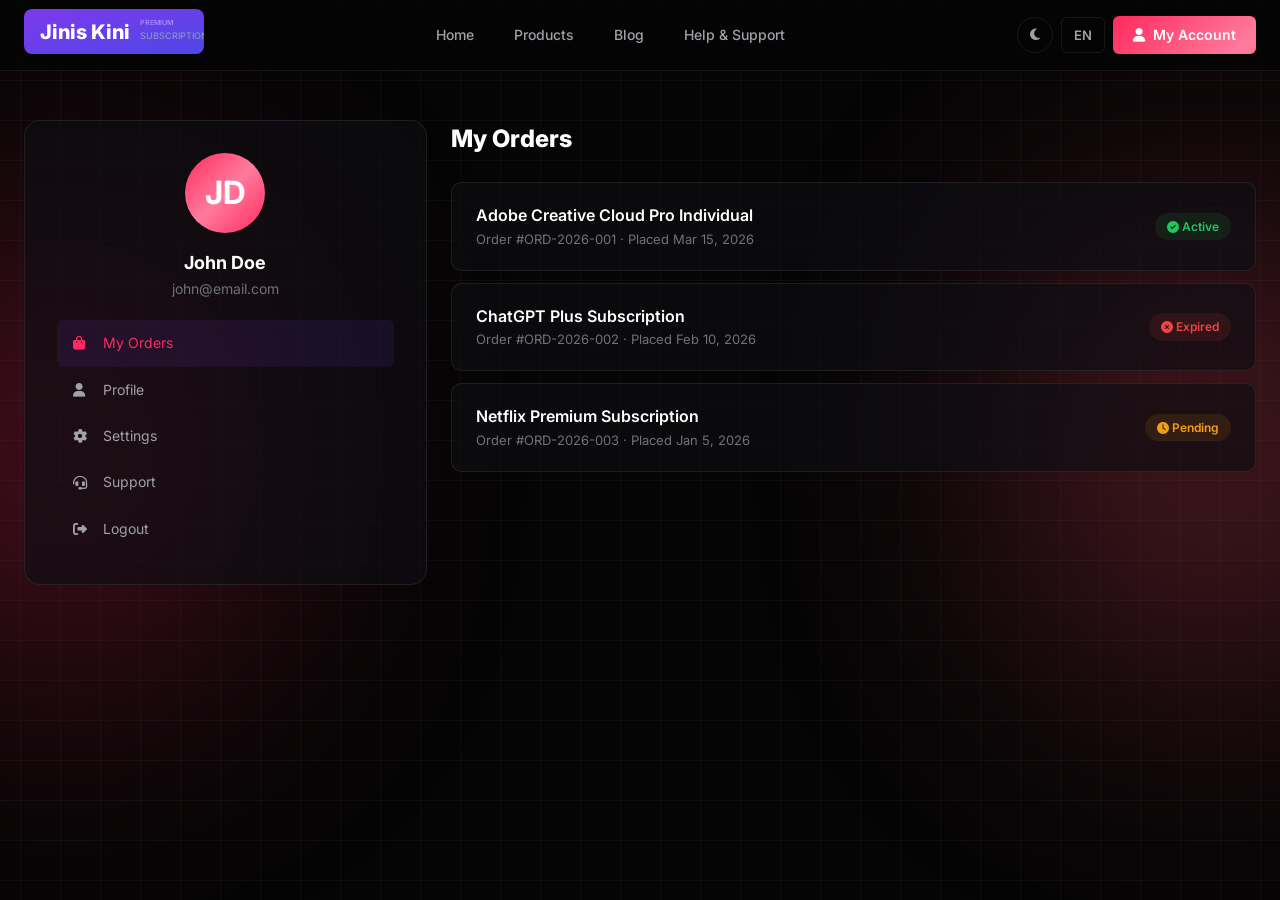
<file: dashboard.html>
<!DOCTYPE html>
<html lang="en">
<head>
    <meta charset="UTF-8">
    <meta name="viewport" content="width=device-width, initial-scale=1.0">
    <title>My Account — Jinis Kini</title>
    <link rel="stylesheet" href="style.css">
    <link href="https://fonts.googleapis.com/css2?family=Inter:wght@300;400;500;600;700;800;900&display=swap" rel="stylesheet">
    <link rel="stylesheet" href="https://cdnjs.cloudflare.com/ajax/libs/font-awesome/6.5.1/css/all.min.css">
    <style>
        .dashboard-grid {
            display: grid;
            grid-template-columns: 1fr 2fr;
            gap: 24px;
        }
        @media (max-width:768px) { .dashboard-grid { grid-template-columns: 1fr; } }
        .sidebar-card {
            background: var(--bg-card);
            border: 1px solid var(--border-color);
            border-radius: var(--radius);
            padding: 32px;
            text-align: center;
        }
        .avatar {
            width: 80px;
            height: 80px;
            border-radius: 50%;
            background: var(--gradient-1);
            display: flex;
            align-items: center;
            justify-content: center;
            margin: 0 auto 16px;
            font-size: 32px;
            color: white;
            font-weight: 700;
        }
        .sidebar-card h3 { font-size: 18px; font-weight: 700; }
        .sidebar-card .email { font-size: 14px; color: var(--text-muted); margin-bottom: 20px; }
        .sidebar-links { text-align: left; }
        .sidebar-links a {
            display: flex;
            align-items: center;
            gap: 12px;
            padding: 12px 16px;
            border-radius: var(--radius-xs);
            color: var(--text-secondary);
            font-size: 14px;
            transition: all 0.3s;
        }
        .sidebar-links a:hover,
        .sidebar-links a.active {
            background: rgba(124,58,237,0.1);
            color: var(--accent-primary);
        }
        .sidebar-links a i { width: 18px; }
        .order-card {
            background: var(--bg-card);
            border: 1px solid var(--border-color);
            border-radius: var(--radius-sm);
            padding: 20px 24px;
            margin-bottom: 12px;
            display: flex;
            justify-content: space-between;
            align-items: center;
            flex-wrap: wrap;
            gap: 8px;
        }
        .order-card .order-product { font-weight: 600; }
        .order-card .order-status {
            padding: 4px 12px;
            border-radius: 100px;
            font-size: 12px;
            font-weight: 600;
        }
        .order-status.active { background: rgba(34,197,94,0.1); color: var(--success); }
        .order-status.pending { background: rgba(245,158,11,0.1); color: #f59e0b; }
        .order-status.expired { background: rgba(239,68,68,0.1); color: #ef4444; }
    </style>
</head>
<body>
    <nav class="navbar">
        <div class="container">
            <a href="index.html" class="logo">
                <svg width="180" height="45" viewBox="0 0 180 45" fill="none" xmlns="http://www.w3.org/2000/svg">
                    <rect width="180" height="45" rx="8" fill="url(#logo-grad)"/>
                    <text x="16" y="30" font-family="Inter" font-weight="800" font-size="20" fill="white">Jinis Kini</text>
                    <text x="116" y="16" font-family="Inter" font-weight="600" font-size="7" fill="#a78bfa">PREMIUM</text>
                    <text x="116" y="30" font-family="Inter" font-weight="400" font-size="9" fill="#94a3b8">SUBSCRIPTIONS</text>
                    <defs><linearGradient id="logo-grad" x1="0" y1="0" x2="1" y2="1"><stop offset="0%" stop-color="#7c3aed"/><stop offset="100%" stop-color="#4f46e5"/></linearGradient></defs>
                </svg>
            </a>
            <div class="nav-links">
                <a href="index.html">Home</a>
                <a href="products.html">Products</a>
                <a href="blog.html">Blog</a>
                <a href="support.html">Help & Support</a>
            </div>
            <div class="nav-right">
                <button class="theme-toggle" onclick="toggleTheme()"><i class="fas fa-moon"></i></button>
                <button class="lang-toggle">EN</button>
                <a href="login.html" class="btn-login"><i class="fas fa-user"></i> My Account</a>
                <div class="hamburger" onclick="toggleMobileMenu()"><i class="fas fa-bars"></i></div>
            </div>
        </div>
    </nav>

    <section style="padding:120px 0 60px">
        <div class="container">
            <div class="dashboard-grid">
                <div class="sidebar-card">
                    <div class="avatar">JD</div>
                    <h3>John Doe</h3>
                    <p class="email">john@email.com</p>
                    <div class="sidebar-links">
                        <a href="#" class="active"><i class="fas fa-shopping-bag"></i> My Orders</a>
                        <a href="#"><i class="fas fa-user"></i> Profile</a>
                        <a href="#"><i class="fas fa-cog"></i> Settings</a>
                        <a href="support.html"><i class="fas fa-headset"></i> Support</a>
                        <a href="#"><i class="fas fa-sign-out-alt"></i> Logout</a>
                    </div>
                </div>
                <div>
                    <h2 style="font-size:24px;font-weight:800;margin-bottom:24px">My Orders</h2>
                    <div class="order-card">
                        <div>
                            <div class="order-product">Adobe Creative Cloud Pro Individual</div>
                            <div style="font-size:13px;color:var(--text-muted)">Order #ORD-2026-001 · Placed Mar 15, 2026</div>
                        </div>
                        <span class="order-status active"><i class="fas fa-check-circle"></i> Active</span>
                    </div>
                    <div class="order-card">
                        <div>
                            <div class="order-product">ChatGPT Plus Subscription</div>
                            <div style="font-size:13px;color:var(--text-muted)">Order #ORD-2026-002 · Placed Feb 10, 2026</div>
                        </div>
                        <span class="order-status expired"><i class="fas fa-times-circle"></i> Expired</span>
                    </div>
                    <div class="order-card">
                        <div>
                            <div class="order-product">Netflix Premium Subscription</div>
                            <div style="font-size:13px;color:var(--text-muted)">Order #ORD-2026-003 · Placed Jan 5, 2026</div>
                        </div>
                        <span class="order-status pending"><i class="fas fa-clock"></i> Pending</span>
                    </div>
                </div>
            </div>
        </div>
    </section>

    <script>
        function toggleTheme() {
            document.body.classList.toggle('light-mode');
            document.querySelector('.theme-toggle i').classList.toggle('fa-moon');
            document.querySelector('.theme-toggle i').classList.toggle('fa-sun');
        }
        function toggleMobileMenu() {
            document.querySelector('.nav-links').classList.toggle('open');
            document.querySelector('.nav-right').classList.toggle('open');
        }
    </script>
</body>
</html>
</file>
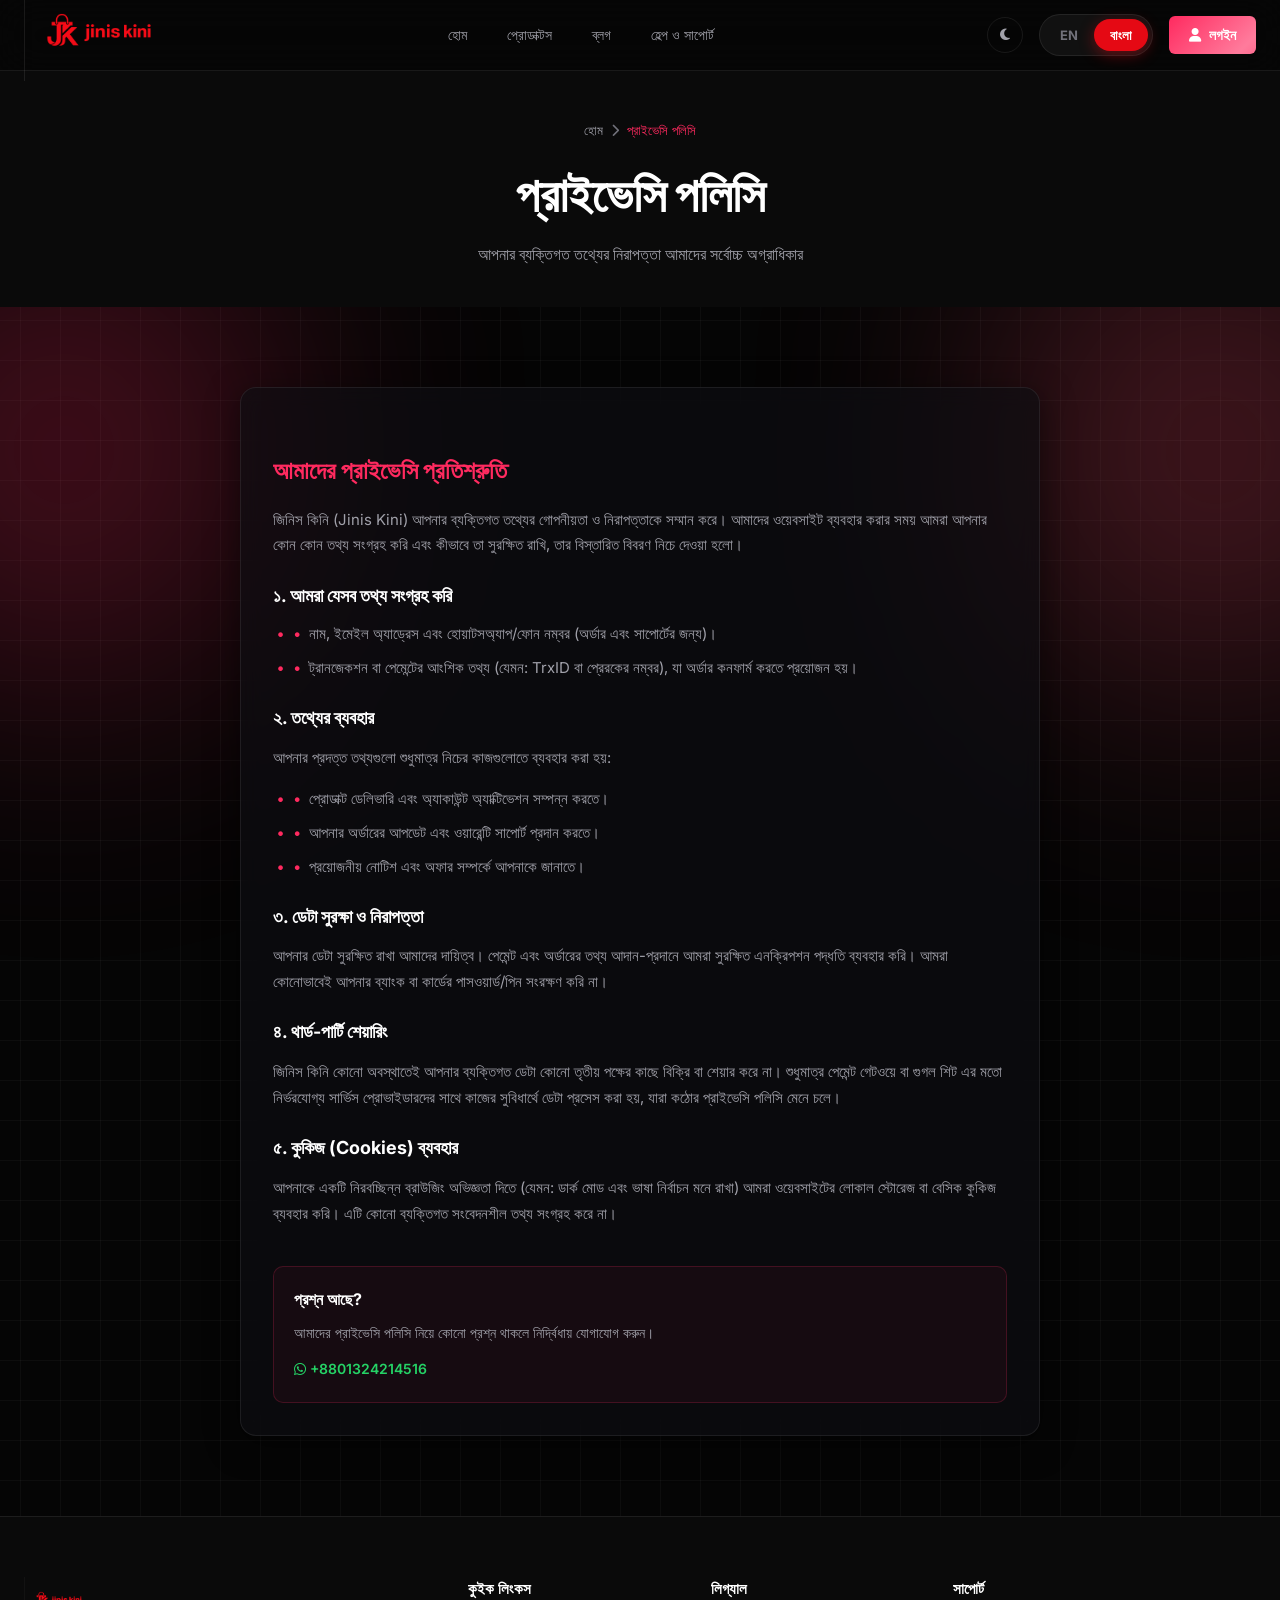
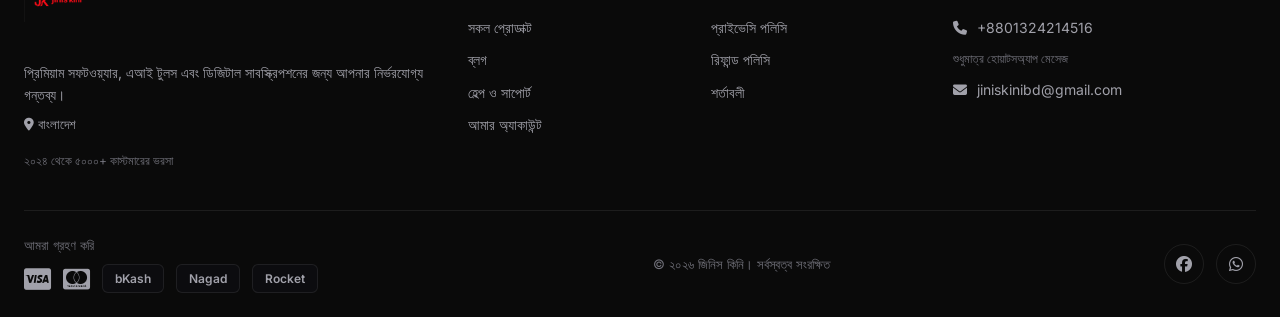
<file: privacy.html>
<!DOCTYPE html>
<html lang="bn">
<head>
    <meta charset="UTF-8">
    <meta name="viewport" content="width=device-width, initial-scale=1.0">
    <title data-bn="প্রাইভেসি পলিসি — জিনিস কিনি" data-en="Privacy Policy — Jinis Kini">প্রাইভেসি পলিসি — জিনিস কিনি</title>
    <!-- ═══ Browser Tab Icon (Favicon) ═══ -->
    <link rel="icon" type="image/svg+xml" href="logo.png">
    
    <link rel="stylesheet" href="style.css">
    <link rel="stylesheet" href="https://cdnjs.cloudflare.com/ajax/libs/font-awesome/6.5.1/css/all.min.css">
</head>
<body>
    <nav class="navbar">
        <div class="container">
            <!-- ═══ NAVBAR LOGO ═══ -->
            <a href="index.html" class="logo">
                <img src="logo.png" alt="Jinis Kini" class="nav-brand-logo">
            </a>
            <div class="nav-links">
                <a href="index.html" data-bn="হোম" data-en="Home">হোম</a>
                <a href="products.html" data-bn="প্রোডাক্টস" data-en="Products">প্রোডাক্টস</a>
                <a href="blog.html" data-bn="ব্লগ" data-en="Blog">ব্লগ</a>
                <a href="support.html" data-bn="হেল্প ও সাপোর্ট" data-en="Help & Support">হেল্প ও সাপোর্ট</a>
            </div>
            <div class="nav-right">
                <button class="theme-toggle" onclick="toggleTheme()"><i class="fas fa-moon"></i></button>
                
                <!-- LANGUAGE TOGGLE BUTTON -->
                <div class="lang-switch-wrapper" onclick="toggleLanguage()">
                    <div class="lang-option en-opt">EN</div>
                    <div class="lang-option bn-opt active">বাংলা</div>
                </div>

                <a href="login.html" class="btn-login"><i class="fas fa-user"></i> <span data-bn="লগইন" data-en="Login">লগইন</span></a>
                <div class="hamburger" onclick="toggleMobileMenu()"><i class="fas fa-bars"></i></div>
            </div>
        </div>
    </nav>

    <section class="page-header">
        <div class="container">
            <div class="breadcrumb">
                <a href="index.html" data-bn="হোম" data-en="Home">হোম</a>
                <i class="fas fa-chevron-right"></i>
                <span class="current" data-bn="প্রাইভেসি পলিসি" data-en="Privacy Policy">প্রাইভেসি পলিসি</span>
            </div>
            <h1 data-bn="প্রাইভেসি পলিসি" data-en="Privacy Policy">প্রাইভেসি পলিসি</h1>
            <p data-bn="আপনার ব্যক্তিগত তথ্যের নিরাপত্তা আমাদের সর্বোচ্চ অগ্রাধিকার" data-en="The security of your personal information is our top priority">আপনার ব্যক্তিগত তথ্যের নিরাপত্তা আমাদের সর্বোচ্চ অগ্রাধিকার</p>
        </div>
    </section>

    <section class="policy-content" id="privacy">
        <div class="container" style="max-width:800px;margin:0 auto;padding:40px 0">
            
            <div class="content-block" style="background: var(--bg-card); border: 1px solid var(--border-color); border-radius: var(--radius); padding: 32px; backdrop-filter: blur(12px); box-shadow: var(--shadow-card);">
                
                <h2 style="font-size: 24px; font-weight: 800; margin-bottom: 16px; color: var(--accent-primary);" data-bn="আমাদের প্রাইভেসি প্রতিশ্রুতি" data-en="Our Privacy Commitment">আমাদের প্রাইভেসি প্রতিশ্রুতি</h2>
                <p style="color: var(--text-secondary); margin-bottom: 24px; line-height: 1.7; font-size: 15px;" data-bn="জিনিস কিনি (Jinis Kini) আপনার ব্যক্তিগত তথ্যের গোপনীয়তা ও নিরাপত্তাকে সম্মান করে। আমাদের ওয়েবসাইট ব্যবহার করার সময় আমরা আপনার কোন কোন তথ্য সংগ্রহ করি এবং কীভাবে তা সুরক্ষিত রাখি, তার বিস্তারিত বিবরণ নিচে দেওয়া হলো।" data-en="Jinis Kini respects the privacy and security of your personal information. Below is a detailed description of what information we collect when you use our website and how we keep it secure.">জিনিস কিনি (Jinis Kini) আপনার ব্যক্তিগত তথ্যের গোপনীয়তা ও নিরাপত্তাকে সম্মান করে। আমাদের ওয়েবসাইট ব্যবহার করার সময় আমরা আপনার কোন কোন তথ্য সংগ্রহ করি এবং কীভাবে তা সুরক্ষিত রাখি, তার বিস্তারিত বিবরণ নিচে দেওয়া হলো।</p>

                <h3 style="font-size: 18px; font-weight: 700; margin: 24px 0 12px;" data-bn="১. আমরা যেসব তথ্য সংগ্রহ করি" data-en="1. Information We Collect">১. আমরা যেসব তথ্য সংগ্রহ করি</h3>
                <ul style="padding-left: 20px; list-style: none;">
                    <li style="margin-bottom: 10px; color: var(--text-secondary); position: relative; padding-left: 16px;">
                        <span style="position: absolute; left: 0; color: var(--accent-primary);">•</span>
                        <span data-bn="নাম, ইমেইল অ্যাড্রেস এবং হোয়াটসঅ্যাপ/ফোন নম্বর (অর্ডার এবং সাপোর্টের জন্য)।" data-en="Name, email address, and WhatsApp/phone number (for orders and support).">নাম, ইমেইল অ্যাড্রেস এবং হোয়াটসঅ্যাপ/ফোন নম্বর (অর্ডার এবং সাপোর্টের জন্য)।</span>
                    </li>
                    <li style="margin-bottom: 10px; color: var(--text-secondary); position: relative; padding-left: 16px;">
                        <span style="position: absolute; left: 0; color: var(--accent-primary);">•</span>
                        <span data-bn="ট্রানজেকশন বা পেমেন্টের আংশিক তথ্য (যেমন: TrxID বা প্রেরকের নম্বর), যা অর্ডার কনফার্ম করতে প্রয়োজন হয়।" data-en="Partial transaction or payment details (e.g., TrxID or sender number) required to confirm orders.">ট্রানজেকশন বা পেমেন্টের আংশিক তথ্য (যেমন: TrxID বা প্রেরকের নম্বর), যা অর্ডার কনফার্ম করতে প্রয়োজন হয়।</span>
                    </li>
                </ul>

                <h3 style="font-size: 18px; font-weight: 700; margin: 24px 0 12px;" data-bn="২. তথ্যের ব্যবহার" data-en="2. How We Use Your Information">২. তথ্যের ব্যবহার</h3>
                <p style="color: var(--text-secondary); margin-bottom: 16px; line-height: 1.7; font-size: 15px;" data-bn="আপনার প্রদত্ত তথ্যগুলো শুধুমাত্র নিচের কাজগুলোতে ব্যবহার করা হয়:" data-en="The information you provide is used strictly for the following purposes:">আপনার প্রদত্ত তথ্যগুলো শুধুমাত্র নিচের কাজগুলোতে ব্যবহার করা হয়:</p>
                <ul style="padding-left: 20px; list-style: none;">
                    <li style="margin-bottom: 10px; color: var(--text-secondary); position: relative; padding-left: 16px;">
                        <span style="position: absolute; left: 0; color: var(--accent-primary);">•</span>
                        <span data-bn="প্রোডাক্ট ডেলিভারি এবং অ্যাকাউন্ট অ্যাক্টিভেশন সম্পন্ন করতে।" data-en="To complete product delivery and account activation.">প্রোডাক্ট ডেলিভারি এবং অ্যাকাউন্ট অ্যাক্টিভেশন সম্পন্ন করতে।</span>
                    </li>
                    <li style="margin-bottom: 10px; color: var(--text-secondary); position: relative; padding-left: 16px;">
                        <span style="position: absolute; left: 0; color: var(--accent-primary);">•</span>
                        <span data-bn="আপনার অর্ডারের আপডেট এবং ওয়ারেন্টি সাপোর্ট প্রদান করতে।" data-en="To provide order updates and warranty support.">আপনার অর্ডারের আপডেট এবং ওয়ারেন্টি সাপোর্ট প্রদান করতে।</span>
                    </li>
                    <li style="margin-bottom: 10px; color: var(--text-secondary); position: relative; padding-left: 16px;">
                        <span style="position: absolute; left: 0; color: var(--accent-primary);">•</span>
                        <span data-bn="প্রয়োজনীয় নোটিশ এবং অফার সম্পর্কে আপনাকে জানাতে।" data-en="To notify you about important notices and offers.">প্রয়োজনীয় নোটিশ এবং অফার সম্পর্কে আপনাকে জানাতে।</span>
                    </li>
                </ul>

                <h3 style="font-size: 18px; font-weight: 700; margin: 24px 0 12px;" data-bn="৩. ডেটা সুরক্ষা ও নিরাপত্তা" data-en="3. Data Security & Protection">৩. ডেটা সুরক্ষা ও নিরাপত্তা</h3>
                <p style="color: var(--text-secondary); margin-bottom: 16px; line-height: 1.7; font-size: 15px;" data-bn="আপনার ডেটা সুরক্ষিত রাখা আমাদের দায়িত্ব। পেমেন্ট এবং অর্ডারের তথ্য আদান-প্রদানে আমরা সুরক্ষিত এনক্রিপশন পদ্ধতি ব্যবহার করি। আমরা কোনোভাবেই আপনার ব্যাংক বা কার্ডের পাসওয়ার্ড/পিন সংরক্ষণ করি না।" data-en="Protecting your data is our responsibility. We use secure encryption methods for transmitting payment and order information. We never store your bank or card passwords/PINs.">আপনার ডেটা সুরক্ষিত রাখা আমাদের দায়িত্ব। পেমেন্ট এবং অর্ডারের তথ্য আদান-প্রদানে আমরা সুরক্ষিত এনক্রিপশন পদ্ধতি ব্যবহার করি। আমরা কোনোভাবেই আপনার ব্যাংক বা কার্ডের পাসওয়ার্ড/পিন সংরক্ষণ করি না।</p>

                <h3 style="font-size: 18px; font-weight: 700; margin: 24px 0 12px;" data-bn="৪. থার্ড-পার্টি শেয়ারিং" data-en="4. Third-Party Sharing">৪. থার্ড-পার্টি শেয়ারিং</h3>
                <p style="color: var(--text-secondary); margin-bottom: 16px; line-height: 1.7; font-size: 15px;" data-bn="জিনিস কিনি কোনো অবস্থাতেই আপনার ব্যক্তিগত ডেটা কোনো তৃতীয় পক্ষের কাছে বিক্রি বা শেয়ার করে না। শুধুমাত্র পেমেন্ট গেটওয়ে বা গুগল শিট এর মতো নির্ভরযোগ্য সার্ভিস প্রোভাইডারদের সাথে কাজের সুবিধার্থে ডেটা প্রসেস করা হয়, যারা কঠোর প্রাইভেসি পলিসি মেনে চলে।" data-en="Jinis Kini does not sell or share your personal data with third parties under any circumstances. Data is only processed through reliable service providers like payment gateways or Google Sheets, which strictly adhere to privacy policies.">জিনিস কিনি কোনো অবস্থাতেই আপনার ব্যক্তিগত ডেটা কোনো তৃতীয় পক্ষের কাছে বিক্রি বা শেয়ার করে না। শুধুমাত্র পেমেন্ট গেটওয়ে বা গুগল শিট এর মতো নির্ভরযোগ্য সার্ভিস প্রোভাইডারদের সাথে কাজের সুবিধার্থে ডেটা প্রসেস করা হয়, যারা কঠোর প্রাইভেসি পলিসি মেনে চলে।</p>

                <h3 style="font-size: 18px; font-weight: 700; margin: 24px 0 12px;" data-bn="৫. কুকিজ (Cookies) ব্যবহার" data-en="5. Use of Cookies">৫. কুকিজ (Cookies) ব্যবহার</h3>
                <p style="color: var(--text-secondary); margin-bottom: 16px; line-height: 1.7; font-size: 15px;" data-bn="আপনাকে একটি নিরবচ্ছিন্ন ব্রাউজিং অভিজ্ঞতা দিতে (যেমন: ডার্ক মোড এবং ভাষা নির্বাচন মনে রাখা) আমরা ওয়েবসাইটের লোকাল স্টোরেজ বা বেসিক কুকিজ ব্যবহার করি। এটি কোনো ব্যক্তিগত সংবেদনশীল তথ্য সংগ্রহ করে না।" data-en="We use local storage or basic cookies to provide a seamless browsing experience (e.g., remembering Dark Mode and language preferences). This does not collect any sensitive personal information.">আপনাকে একটি নিরবচ্ছিন্ন ব্রাউজিং অভিজ্ঞতা দিতে (যেমন: ডার্ক মোড এবং ভাষা নির্বাচন মনে রাখা) আমরা ওয়েবসাইটের লোকাল স্টোরেজ বা বেসিক কুকিজ ব্যবহার করি। এটি কোনো ব্যক্তিগত সংবেদনশীল তথ্য সংগ্রহ করে না।</p>

                <div style="margin-top: 40px; padding: 20px; background: rgba(255, 42, 95, 0.05); border-radius: var(--radius-sm); border: 1px solid rgba(255, 42, 95, 0.2);">
                    <h4 style="font-size: 16px; font-weight: 700; color: var(--text-primary); margin-bottom: 8px;" data-bn="প্রশ্ন আছে?" data-en="Have Questions?">প্রশ্ন আছে?</h4>
                    <p style="color: var(--text-secondary); font-size: 14px; margin-bottom: 12px;" data-bn="আমাদের প্রাইভেসি পলিসি নিয়ে কোনো প্রশ্ন থাকলে নির্দ্বিধায় যোগাযোগ করুন।" data-en="If you have any questions regarding our Privacy Policy, feel free to contact us.">আমাদের প্রাইভেসি পলিসি নিয়ে কোনো প্রশ্ন থাকলে নির্দ্বিধায় যোগাযোগ করুন।</p>
                    <a href="https://wa.me/01324214516" target="_blank" style="color: var(--whatsapp); font-weight: 600; font-size: 14px; text-decoration: none;"><i class="fab fa-whatsapp"></i> +8801324214516</a>
                </div>
            </div>

        </div>
    </section>

    <footer class="footer">
        <div class="container">
            <div class="footer-grid">
                <div class="footer-brand">
                    <!-- ═══ FOOTER LOGO ═══ -->
                    <img src="logo.png" alt="Jinis Kini Logo" style="height: 45px; width: auto; margin-bottom: 16px; object-fit: contain;">
                    
                    <p data-bn="প্রিমিয়াম সফটওয়্যার, এআই টুলস এবং ডিজিটাল সাবস্ক্রিপশনের জন্য আপনার নির্ভরযোগ্য গন্তব্য।" data-en="Your trusted destination for premium software, AI tools and digital subscriptions.">প্রিমিয়াম সফটওয়্যার, এআই টুলস এবং ডিজিটাল সাবস্ক্রিপশনের জন্য আপনার নির্ভরযোগ্য গন্তব্য।</p>
                    <p class="footer-address" data-bn="<i class='fas fa-location-dot'></i> বাংলাদেশ" data-en="<i class='fas fa-location-dot'></i> Bangladesh"><i class="fas fa-location-dot"></i> বাংলাদেশ</p>
                    <p class="footer-tagline" data-bn="২০২৪ থেকে ৫০০০+ কাস্টমারের ভরসা" data-en="Trusted by 5000+ customers Since 2024">২০২৪ থেকে ৫০০০+ কাস্টমারের ভরসা</p>
                </div>
                <div class="footer-links">
                    <h4 data-bn="কুইক লিংকস" data-en="Quick Links">কুইক লিংকস</h4>
                    <ul>
                        <li><a href="products.html" data-bn="সকল প্রোডাক্ট" data-en="All Products">সকল প্রোডাক্ট</a></li>
                        <li><a href="blog.html" data-bn="ব্লগ" data-en="Blog">ব্লগ</a></li>
                        <li><a href="support.html" data-bn="হেল্প ও সাপোর্ট" data-en="Help & Support">হেল্প ও সাপোর্ট</a></li>
                        <li><a href="dashboard.html" data-bn="আমার অ্যাকাউন্ট" data-en="My Account">আমার অ্যাকাউন্ট</a></li>
                    </ul>
                </div>
                <div class="footer-links">
                    <h4 data-bn="লিগ্যাল" data-en="Legal">লিগ্যাল</h4>
                    <ul>
                        <li><a href="privacy.html" data-bn="প্রাইভেসি পলিসি" data-en="Privacy Policy">প্রাইভেসি পলিসি</a></li>
                        <li><a href="refund.html" data-bn="রিফান্ড পলিসি" data-en="Refund Policy">রিফান্ড পলিসি</a></li>
                        <li><a href="privacy.html#terms" data-bn="শর্তাবলী" data-en="Terms & Conditions">শর্তাবলী</a></li>
                    </ul>
                </div>
                <div class="footer-links">
                    <h4 data-bn="সাপোর্ট" data-en="Support">সাপোর্ট</h4>
                    <ul class="support-list">
                        <li><a href="tel:+8801324214516"><i class="fas fa-phone"></i> +8801324214516</a></li>
                        <li class="small-text" data-bn="শুধুমাত্র হোয়াটসঅ্যাপ মেসেজ" data-en="WhatsApp Message Only">শুধুমাত্র হোয়াটসঅ্যাপ মেসেজ</li>
                        <li><a href="mailto:jiniskinibd@gmail.com"><i class="fas fa-envelope"></i> jiniskinibd@gmail.com</a></li>
                    </ul>
                </div>
            </div>
            <div class="footer-bottom">
                <div class="payment-methods">
                    <p data-bn="আমরা গ্রহণ করি" data-en="We Accept">আমরা গ্রহণ করি</p>
                    <div class="payment-icons">
                        <i class="fab fa-cc-visa"></i>
                        <i class="fab fa-cc-mastercard"></i>
                        <span class="payment-local">bKash</span>
                        <span class="payment-local">Nagad</span>
                        <span class="payment-local">Rocket</span>
                    </div>
                </div>
                <p class="copyright" data-bn="&copy; ২০২৬ জিনিস কিনি। সর্বস্বত্ব সংরক্ষিত" data-en="&copy; 2026 Jinis Kini. All rights reserved">&copy; ২০২৬ জিনিস কিনি। সর্বস্বত্ব সংরক্ষিত</p>
                <div class="social-links">
                    <a href="#"><i class="fab fa-facebook"></i></a>
                    <a href="#"><i class="fab fa-whatsapp"></i></a>
                </div>
            </div>
        </div>
    </footer>

    <button id="backToTop" onclick="window.scrollTo({top:0,behavior:'smooth'})"><i class="fas fa-arrow-up"></i></button>

    <script>
        function toggleTheme() {
            document.body.classList.toggle('light-mode');
            const icon = document.querySelector('.theme-toggle i');
            icon.classList.toggle('fa-moon');
            icon.classList.toggle('fa-sun');
        }

        function toggleMobileMenu() {
            document.querySelector('.nav-links').classList.toggle('open');
            document.querySelector('.nav-right').classList.toggle('open');
        }
        
        window.addEventListener('scroll', () => {
            document.getElementById('backToTop').style.display = window.scrollY > 300 ? 'flex' : 'none';
        });

        // ═════ NATIVE LANGUAGE SWITCHER ═════
        function setLanguage(lang) {
            localStorage.setItem('jinis_lang', lang);
            document.documentElement.lang = lang;
            
            const enOpt = document.querySelector('.en-opt');
            const bnOpt = document.querySelector('.bn-opt');
            
            if (enOpt && bnOpt) {
                if (lang === 'bn') {
                    bnOpt.classList.add('active');
                    enOpt.classList.remove('active');
                } else {
                    enOpt.classList.add('active');
                    bnOpt.classList.remove('active');
                }
            }

            document.querySelectorAll('[data-bn]').forEach(el => {
                if (lang === 'bn' && el.dataset.bn) {
                    el.innerHTML = el.dataset.bn;
                } else if (lang === 'en' && el.dataset.en) {
                    el.innerHTML = el.dataset.en;
                }
            });
        }

        function toggleLanguage() {
            const currentLang = localStorage.getItem('jinis_lang') || 'bn';
            const newLang = currentLang === 'bn' ? 'en' : 'bn';
            setLanguage(newLang);
        }

        document.addEventListener('DOMContentLoaded', () => {
            const savedLang = localStorage.getItem('jinis_lang') || 'bn';
            setLanguage(savedLang);
        });
    </script>
</body>
</html>
</file>
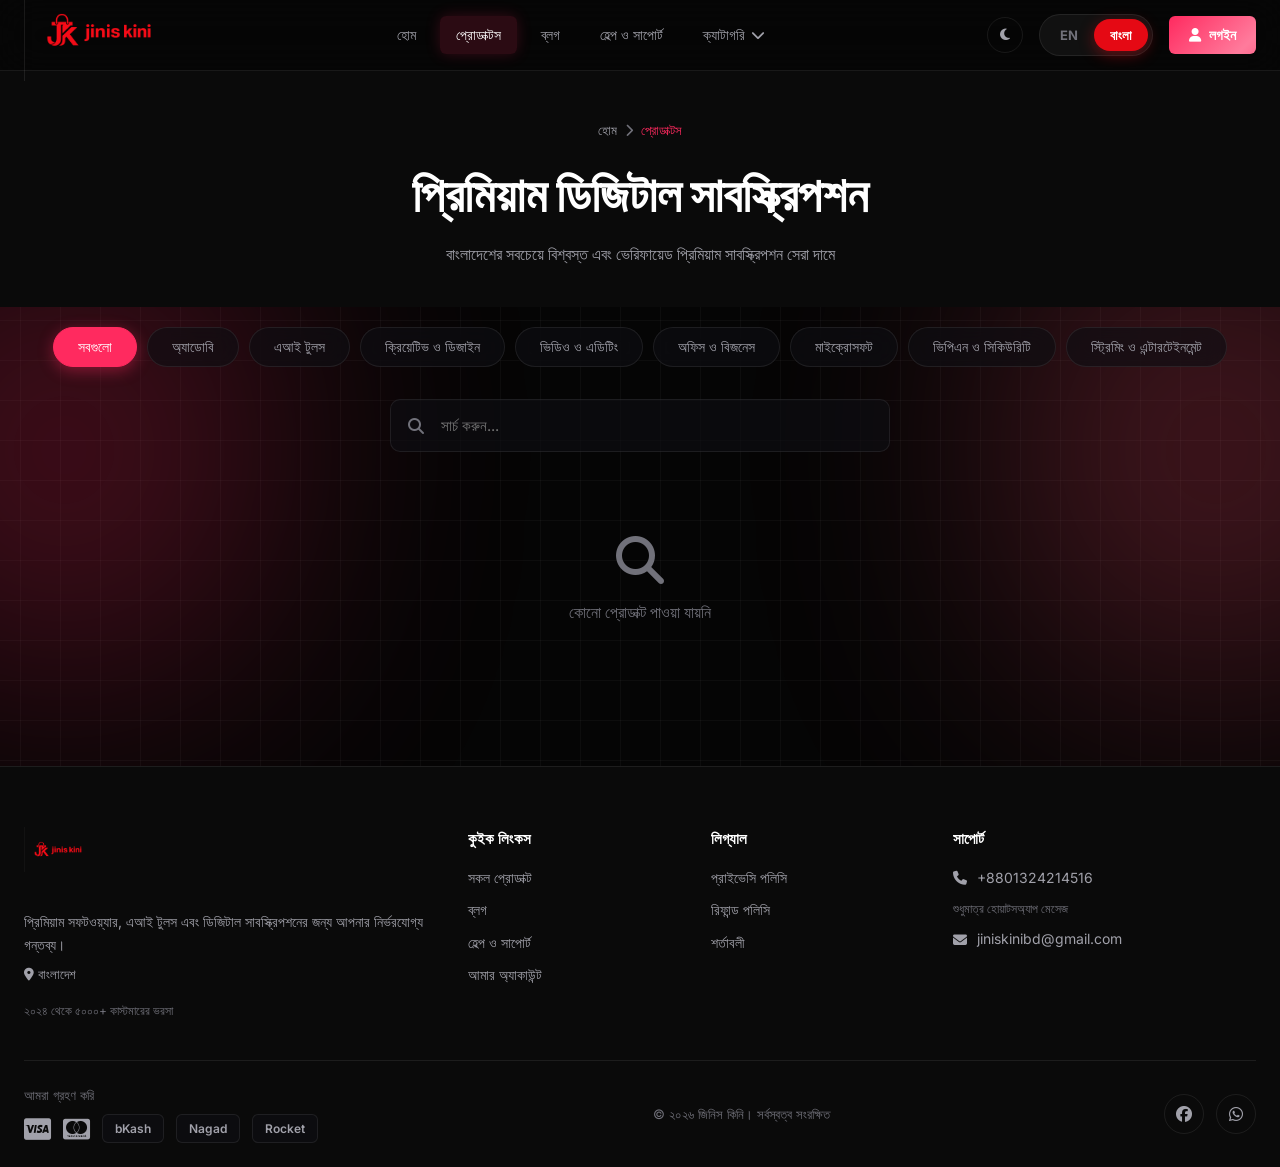
<file: products.html>
<!DOCTYPE html>
<html lang="bn">
<head>
    <meta charset="UTF-8">
    <meta name="viewport" content="width=device-width, initial-scale=1.0">
    <title data-bn="সকল প্রোডাক্টস — জিনিস কিনি" data-en="All Products — Jinis Kini">সকল প্রোডাক্টস — জিনিস কিনি</title>
    <!-- ═══ Browser Tab Icon (Favicon) ═══ -->
    <link rel="icon" type="image/svg+xml" href="logo.png">
    
    <link rel="stylesheet" href="style.css">
    <link rel="stylesheet" href="https://cdnjs.cloudflare.com/ajax/libs/font-awesome/6.5.1/css/all.min.css">
    <style>
        .filter-bar { display:flex; gap:10px; flex-wrap:wrap; margin-bottom:32px; justify-content:center; }
        .filter-btn { padding:10px 24px; background:var(--bg-card); border:1px solid var(--border-color); border-radius:100px; color:var(--text-secondary); font-size:14px; font-weight:500; cursor:pointer; transition:all 0.3s; font-family:var(--font); backdrop-filter: blur(12px); -webkit-backdrop-filter: blur(12px);}
        .filter-btn:hover, .filter-btn.active { background:var(--accent-primary); border-color:var(--accent-primary); color:white; box-shadow: 0 4px 15px var(--accent-glow);}
        .search-box { width:100%; max-width:500px; margin:0 auto 24px; display:block; position:relative; }
        .search-box input { width:100%; padding:16px 20px 16px 50px; background:var(--bg-card); border:1px solid var(--border-color); border-radius:var(--radius-sm); color:var(--text-primary); font-size:15px; font-family:var(--font); }
        .search-box input:focus { outline:none; border-color:var(--accent-primary); }
        .search-box i { position:absolute; left:18px; top:50%; transform:translateY(-50%); color:var(--text-muted); }
        .no-results { text-align:center; padding:60px; color:var(--text-muted); grid-column:1/-1; }
        .no-results i { font-size:48px; margin-bottom:16px; display:block; }
        .product-card { cursor:pointer; }
    </style>
</head>
<body>
    <nav class="navbar">
        <div class="container">
            <a href="index.html" class="logo">
                <img src="logo.png" alt="Jinis Kini" class="nav-brand-logo">
            </a>
            <div class="nav-links">
                <a href="index.html" data-bn="হোম" data-en="Home">হোম</a>
                <a href="products.html" class="active" data-bn="প্রোডাক্টস" data-en="Products">প্রোডাক্টস</a>
                <a href="blog.html" data-bn="ব্লগ" data-en="Blog">ব্লগ</a>
                <a href="support.html" data-bn="হেল্প ও সাপোর্ট" data-en="Help & Support">হেল্প ও সাপোর্ট</a>
                
                <!-- ══ CATEGORIES DROPDOWN (UPDATED) ══ -->
                <div class="nav-dropdown">
                    <button class="dropbtn"><span data-bn="ক্যাটাগরি" data-en="Categories">ক্যাটাগরি</span> <i class="fas fa-chevron-down"></i></button>
                    <div class="dropdown-content">
                        <a href="products.html?cat=Adobe" data-bn="অ্যাডোবি" data-en="Adobe">Adobe</a>
                        <a href="products.html?cat=AI Tools" data-bn="এআই টুলস" data-en="AI Tools">AI Tools</a>
                        <a href="products.html?cat=Creative & Design" data-bn="ক্রিয়েটিভ ও ডিজাইন" data-en="Creative & Design">Creative & Design</a>
                        <a href="products.html?cat=Video & Editing" data-bn="ভিডিও ও এডিটিং" data-en="Video & Editing">Video & Editing</a>
                        <a href="products.html?cat=Office & Business" data-bn="অফিস ও বিজনেস" data-en="Office & Business">Office & Business</a>
                        <a href="products.html?cat=Microsoft" data-bn="মাইক্রোসফট" data-en="Microsoft">Microsoft</a>
                        <a href="products.html?cat=VPN & Security" data-bn="ভিপিএন ও সিকিউরিটি" data-en="VPN & Security">VPN & Security</a>
                        <a href="products.html?cat=Streaming & Entertainment" data-bn="স্ট্রিমিং ও এন্টারটেইনমেন্ট" data-en="Streaming & Entertainment">Streaming & Entertainment</a>
                    </div>
                </div>

            </div>
            <div class="nav-right">
                <button class="theme-toggle" onclick="toggleTheme()"><i class="fas fa-moon"></i></button>
                
                <div class="lang-switch-wrapper" onclick="toggleLanguage()">
                    <div class="lang-option en-opt">EN</div>
                    <div class="lang-option bn-opt active">বাংলা</div>
                </div>

                <a href="login.html" class="btn-login"><i class="fas fa-user"></i> <span data-bn="লগইন" data-en="Login">লগইন</span></a>
                <div class="hamburger" onclick="toggleMobileMenu()"><i class="fas fa-bars"></i></div>
            </div>
        </div>
    </nav>

    <section class="page-header">
        <div class="container">
            <div class="breadcrumb">
                <a href="index.html" data-bn="হোম" data-en="Home">হোম</a> <i class="fas fa-chevron-right"></i>
                <span class="current" data-bn="প্রোডাক্টস" data-en="Products">প্রোডাক্টস</span>
            </div>
            <h1 data-bn="প্রিমিয়াম ডিজিটাল সাবস্ক্রিপশন" data-en="Premium Digital Subscriptions">প্রিমিয়াম ডিজিটাল সাবস্ক্রিপশন</h1>
            <p data-bn="বাংলাদেশের সবচেয়ে বিশ্বস্ত এবং ভেরিফায়েড প্রিমিয়াম সাবস্ক্রিপশন সেরা দামে" data-en="Bangladesh's most trusted and verified premium subscriptions at the best price">বাংলাদেশের সবচেয়ে বিশ্বস্ত এবং ভেরিফায়েড প্রিমিয়াম সাবস্ক্রিপশন সেরা দামে</p>
        </div>
    </section>

    <section class="featured-products" style="padding-top:20px">
        <div class="container">
            
            <!-- ══ FIXED FILTER BUTTONS ══ -->
            <div class="filter-bar" id="filterBar">
                <button class="filter-btn active" data-filter="all" onclick="filterProducts('all')"><span data-bn="সবগুলো" data-en="All">সবগুলো</span></button>
                <button class="filter-btn" data-filter="Adobe" onclick="filterProducts('Adobe')"><span data-bn="অ্যাডোবি" data-en="Adobe">Adobe</span></button>
                <button class="filter-btn" data-filter="AI Tools" onclick="filterProducts('AI Tools')"><span data-bn="এআই টুলস" data-en="AI Tools">AI Tools</span></button>
                <button class="filter-btn" data-filter="Creative & Design" onclick="filterProducts('Creative & Design')"><span data-bn="ক্রিয়েটিভ ও ডিজাইন" data-en="Creative & Design">Creative & Design</span></button>
                <button class="filter-btn" data-filter="Video & Editing" onclick="filterProducts('Video & Editing')"><span data-bn="ভিডিও ও এডিটিং" data-en="Video & Editing">Video & Editing</span></button>
                <button class="filter-btn" data-filter="Office & Business" onclick="filterProducts('Office & Business')"><span data-bn="অফিস ও বিজনেস" data-en="Office & Business">Office & Business</span></button>
                <button class="filter-btn" data-filter="Microsoft" onclick="filterProducts('Microsoft')"><span data-bn="মাইক্রোসফট" data-en="Microsoft">Microsoft</span></button>
                <button class="filter-btn" data-filter="VPN & Security" onclick="filterProducts('VPN & Security')"><span data-bn="ভিপিএন ও সিকিউরিটি" data-en="VPN & Security">VPN & Security</span></button>
                <button class="filter-btn" data-filter="Streaming & Entertainment" onclick="filterProducts('Streaming & Entertainment')"><span data-bn="স্ট্রিমিং ও এন্টারটেইনমেন্ট" data-en="Streaming & Entertainment">Streaming & Entertainment</span></button>
            </div>
            
            <div class="search-box">
                <i class="fas fa-search"></i>
                <input type="text" id="searchInput" placeholder="সার্চ করুন..." onkeyup="searchProducts()">
            </div>
            <div id="productGrid" class="products-grid"></div>
        </div>
    </section>

    <footer class="footer">
        <div class="container">
            <div class="footer-grid">
                <div class="footer-brand">
                    <img src="logo.png" alt="Jinis Kini Logo" style="height: 45px; width: auto; margin-bottom: 16px; object-fit: contain;">
                    <p data-bn="প্রিমিয়াম সফটওয়্যার, এআই টুলস এবং ডিজিটাল সাবস্ক্রিপশনের জন্য আপনার নির্ভরযোগ্য গন্তব্য।" data-en="Your trusted destination for premium software, AI Tools and digital subscriptions.">প্রিমিয়াম সফটওয়্যার, এআই টুলস এবং ডিজিটাল সাবস্ক্রিপশনের জন্য আপনার নির্ভরযোগ্য গন্তব্য।</p>
                    <p class="footer-address" data-bn="<i class='fas fa-location-dot'></i> বাংলাদেশ" data-en="<i class='fas fa-location-dot'></i> Bangladesh"><i class="fas fa-location-dot"></i> বাংলাদেশ</p>
                    <p class="footer-tagline" data-bn="২০২৪ থেকে ৫০০০+ কাস্টমারের ভরসা" data-en="Trusted by 5000+ customers Since 2024">২০২৪ থেকে ৫০০০+ কাস্টমারের ভরসা</p>
                </div>
                <div class="footer-links">
                    <h4 data-bn="কুইক লিংকস" data-en="Quick Links">কুইক লিংকস</h4>
                    <ul>
                        <li><a href="products.html" data-bn="সকল প্রোডাক্ট" data-en="All Products">সকল প্রোডাক্ট</a></li>
                        <li><a href="blog.html" data-bn="ব্লগ" data-en="Blog">ব্লগ</a></li>
                        <li><a href="support.html" data-bn="হেল্প ও সাপোর্ট" data-en="Help & Support">হেল্প ও সাপোর্ট</a></li>
                        <li><a href="dashboard.html" data-bn="আমার অ্যাকাউন্ট" data-en="My Account">আমার অ্যাকাউন্ট</a></li>
                    </ul>
                </div>
                <div class="footer-links">
                    <h4 data-bn="লিগ্যাল" data-en="Legal">লিগ্যাল</h4>
                    <ul>
                        <li><a href="privacy.html" data-bn="প্রাইভেসি পলিসি" data-en="Privacy Policy">প্রাইভেসি পলিসি</a></li>
                        <li><a href="refund.html" data-bn="রিফান্ড পলিসি" data-en="Refund Policy">রিফান্ড পলিসি</a></li>
                        <li><a href="privacy.html#terms" data-bn="শর্তাবলী" data-en="Terms & Conditions">শর্তাবলী</a></li>
                    </ul>
                </div>
                <div class="footer-links">
                    <h4 data-bn="সাপোর্ট" data-en="Support">সাপোর্ট</h4>
                    <ul class="support-list">
                        <li><a href="tel:+8801324214516"><i class="fas fa-phone"></i> +8801324214516</a></li>
                        <li class="small-text" data-bn="শুধুমাত্র হোয়াটসঅ্যাপ মেসেজ" data-en="WhatsApp Message Only">শুধুমাত্র হোয়াটসঅ্যাপ মেসেজ</li>
                        <li><a href="mailto:jiniskinibd@gmail.com"><i class="fas fa-envelope"></i> jiniskinibd@gmail.com</a></li>
                    </ul>
                </div>
            </div>
            <div class="footer-bottom">
                <div class="payment-methods">
                    <p data-bn="আমরা গ্রহণ করি" data-en="We Accept">আমরা গ্রহণ করি</p>
                    <div class="payment-icons">
                        <i class="fab fa-cc-visa"></i>
                        <i class="fab fa-cc-mastercard"></i>
                        <span class="payment-local">bKash</span>
                        <span class="payment-local">Nagad</span>
                        <span class="payment-local">Rocket</span>
                    </div>
                </div>
                <p class="copyright" data-bn="&copy; ২০২৬ জিনিস কিনি। সর্বস্বত্ব সংরক্ষিত" data-en="&copy; 2026 Jinis Kini. All rights reserved">&copy; ২০২৬ জিনিস কিনি। সর্বস্বত্ব সংরক্ষিত</p>
                <div class="social-links">
                    <a href="#"><i class="fab fa-facebook"></i></a>
                    <a href="#"><i class="fab fa-whatsapp"></i></a>
                </div>
            </div>
        </div>
    </footer>

    <button id="backToTop" onclick="window.scrollTo({top:0,behavior:'smooth'})"><i class="fas fa-arrow-up"></i></button>

    <script>
        const SHEET_API = 'https://script.google.com/macros/s/AKfycbxcft7itS_JR1uVlYL7U7tzc8zp0AJt6UOH0BI4RRq5vRILQtE2gZHPDT1SzJ0T2vLI/exec'; 
        let allProducts = [];
        let currentFilter = 'all';

        function toggleTheme() {
            document.body.classList.toggle('light-mode');
            document.querySelector('.theme-toggle i').classList.toggle('fa-moon');
            document.querySelector('.theme-toggle i').classList.toggle('fa-sun');
        }
        function toggleMobileMenu() {
            document.querySelector('.nav-links').classList.toggle('open');
            document.querySelector('.nav-right').classList.toggle('open');
        }
        window.addEventListener('scroll', () => {
            document.getElementById('backToTop').style.display = window.scrollY > 300 ? 'flex' : 'none';
        });

        // ═════ NATIVE LANGUAGE SWITCHER ═════
        function setLanguage(lang) {
            localStorage.setItem('jinis_lang', lang);
            document.documentElement.lang = lang;
            
            const enOpt = document.querySelector('.en-opt');
            const bnOpt = document.querySelector('.bn-opt');
            
            if (enOpt && bnOpt) {
                if (lang === 'bn') {
                    bnOpt.classList.add('active');
                    enOpt.classList.remove('active');
                } else {
                    enOpt.classList.add('active');
                    bnOpt.classList.remove('active');
                }
            }

            document.querySelectorAll('[data-bn]').forEach(el => {
                if (lang === 'bn' && el.dataset.bn) {
                    el.innerHTML = el.dataset.bn;
                } else if (lang === 'en' && el.dataset.en) {
                    el.innerHTML = el.dataset.en;
                }
            });

            // Update Search Placeholder
            const searchInput = document.getElementById('searchInput');
            if(searchInput) {
                searchInput.placeholder = lang === 'bn' ? 'সার্চ করুন...' : 'Search products...';
            }

            if (allProducts.length > 0) {
                filterProducts(currentFilter);
            }
        }

        function toggleLanguage() {
            const currentLang = localStorage.getItem('jinis_lang') || 'bn';
            const newLang = currentLang === 'bn' ? 'en' : 'bn';
            setLanguage(newLang);
        }

        async function loadProducts() {
            try {
                const res = await fetch(SHEET_API);
                allProducts = await res.json();
            } catch(e) {
                console.log("API Fetch Failed");
            }
            
            const urlParams = new URLSearchParams(window.location.search);
            const catParam = urlParams.get('cat');
            if (catParam) {
                filterProducts(catParam);
            } else {
                filterProducts('all');
            }
        }

        function filterProducts(category) {
            currentFilter = category;
            
            // Update active class on static filter buttons
            document.querySelectorAll('.filter-btn').forEach(btn => {
                if(btn.getAttribute('data-filter') === category) {
                    btn.classList.add('active');
                } else {
                    btn.classList.remove('active');
                }
            });

            if (category === 'all') {
                renderProducts(allProducts);
            } else {
                renderProducts(allProducts.filter(p => p.category && p.category.trim().toLowerCase() === category.toLowerCase()));
            }
        }

        function renderProducts(products) {
            const grid = document.getElementById('productGrid');
            grid.innerHTML = '';
            
            const currentLang = localStorage.getItem('jinis_lang') || 'bn';
            const noResultText = currentLang === 'bn' ? 'কোনো প্রোডাক্ট পাওয়া যায়নি' : 'No products found';
            const salesText = currentLang === 'bn' ? 'বিক্রি হয়েছে' : 'Sales';
            const btnText = currentLang === 'bn' ? 'প্ল্যান দেখুন' : 'View Plans';
            const moText = currentLang === 'bn' ? '/মাস' : '/mo';

            if (products.length === 0) {
                grid.innerHTML = `<div class="no-results"><i class="fas fa-search"></i>${noResultText}</div>`;
                return;
            }

            products.forEach(p => {
                const badgeClass = p.badge || 'primary';
                const img = p.image || p.image_url || `https://placehold.co/300x300/1e1b4b/7c3aed?text=${encodeURIComponent(p.name.substring(0,10))}`;
                grid.innerHTML += `
                    <div class="product-card" onclick="window.location.href='product.html?id=${p.id || p.slug || p.name}'">
                        <div class="product-img">
                            <img src="${img}" alt="${p.name}" loading="lazy">
                            ${p.discount_percent ? `<span class="badge -${badgeClass}">${p.discount_percent}</span>` : ''}
                        </div>
                        <div class="product-info">
                            <span class="product-category">${p.category || 'Digital'}</span>
                            <h3 style="margin-bottom: ${p.sales_count ? '6px' : '10px'}">${p.name}</h3>
                            ${p.sales_count ? `<p class="sales-count"><i class="fas fa-shopping-cart"></i> ${p.sales_count}+ ${salesText}</p>` : ''}
                            
                            ${p.recommendation ? `<div style="font-size: 11px; color: #22c55e; font-weight: 700; margin-bottom: 8px;"><i class="fas fa-thumbs-up" style="margin-right:4px;"></i> ${p.recommendation}</div>` : ''}

                            <div class="product-pricing">
                                <span class="sale-price">৳${Number(p.sale_price).toLocaleString()}<span class="period">${moText}</span></span>
                                ${p.original_price ? `<span class="original-price">৳${Number(p.original_price).toLocaleString()}</span>` : ''}
                            </div>
                            <button class="btn-view" onclick="event.stopPropagation();window.location.href='product.html?id=${p.id || p.slug || p.name}'">
                                ${btnText} <i class="fas fa-arrow-right"></i>
                            </button>
                        </div>
                    </div>
                `;
            });
        }

        function searchProducts() {
            const q = document.getElementById('searchInput').value.toLowerCase();
            const filtered = allProducts.filter(p => 
                p.name.toLowerCase().includes(q) || 
                (p.category && p.category.toLowerCase().includes(q))
            );
            renderProducts(filtered);
        }

        document.addEventListener('DOMContentLoaded', () => {
            const savedLang = localStorage.getItem('jinis_lang') || 'bn';
            setLanguage(savedLang);
            loadProducts();
        });
    </script>
</body>
</html>
</file>
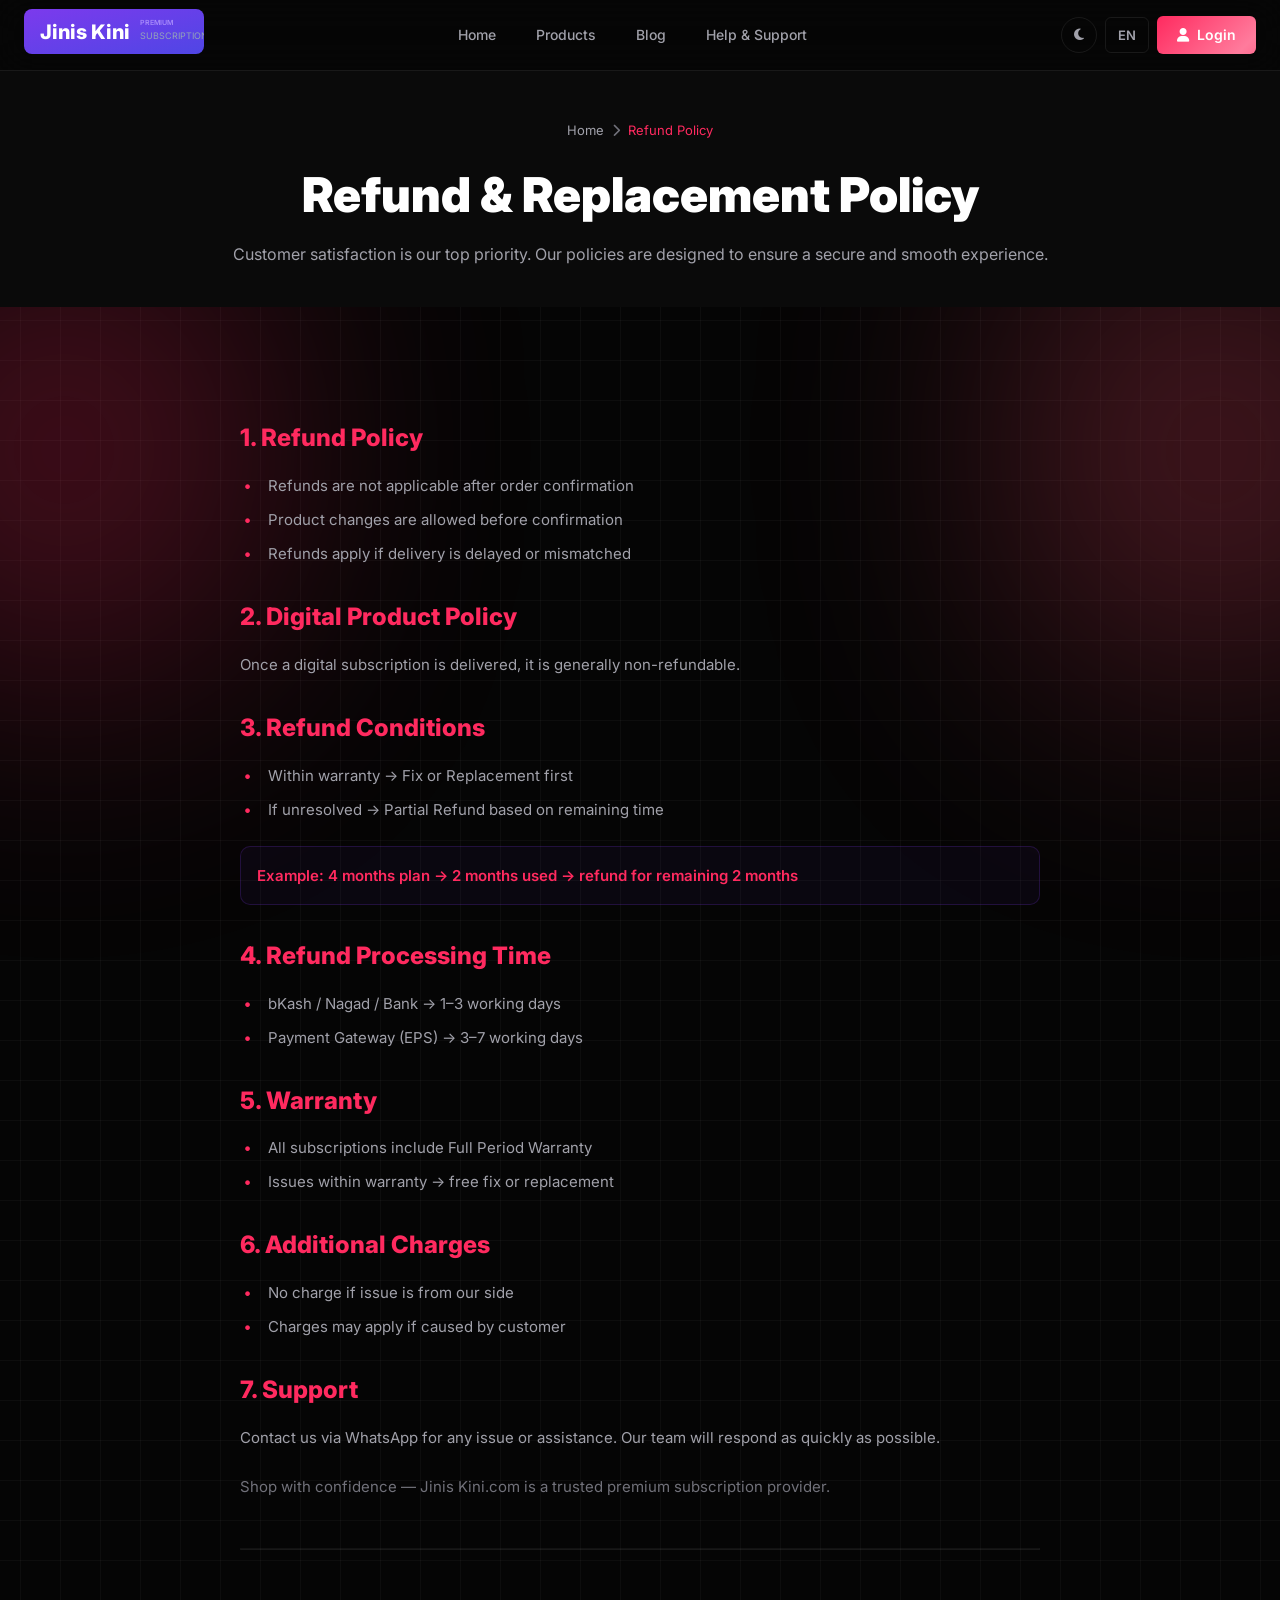
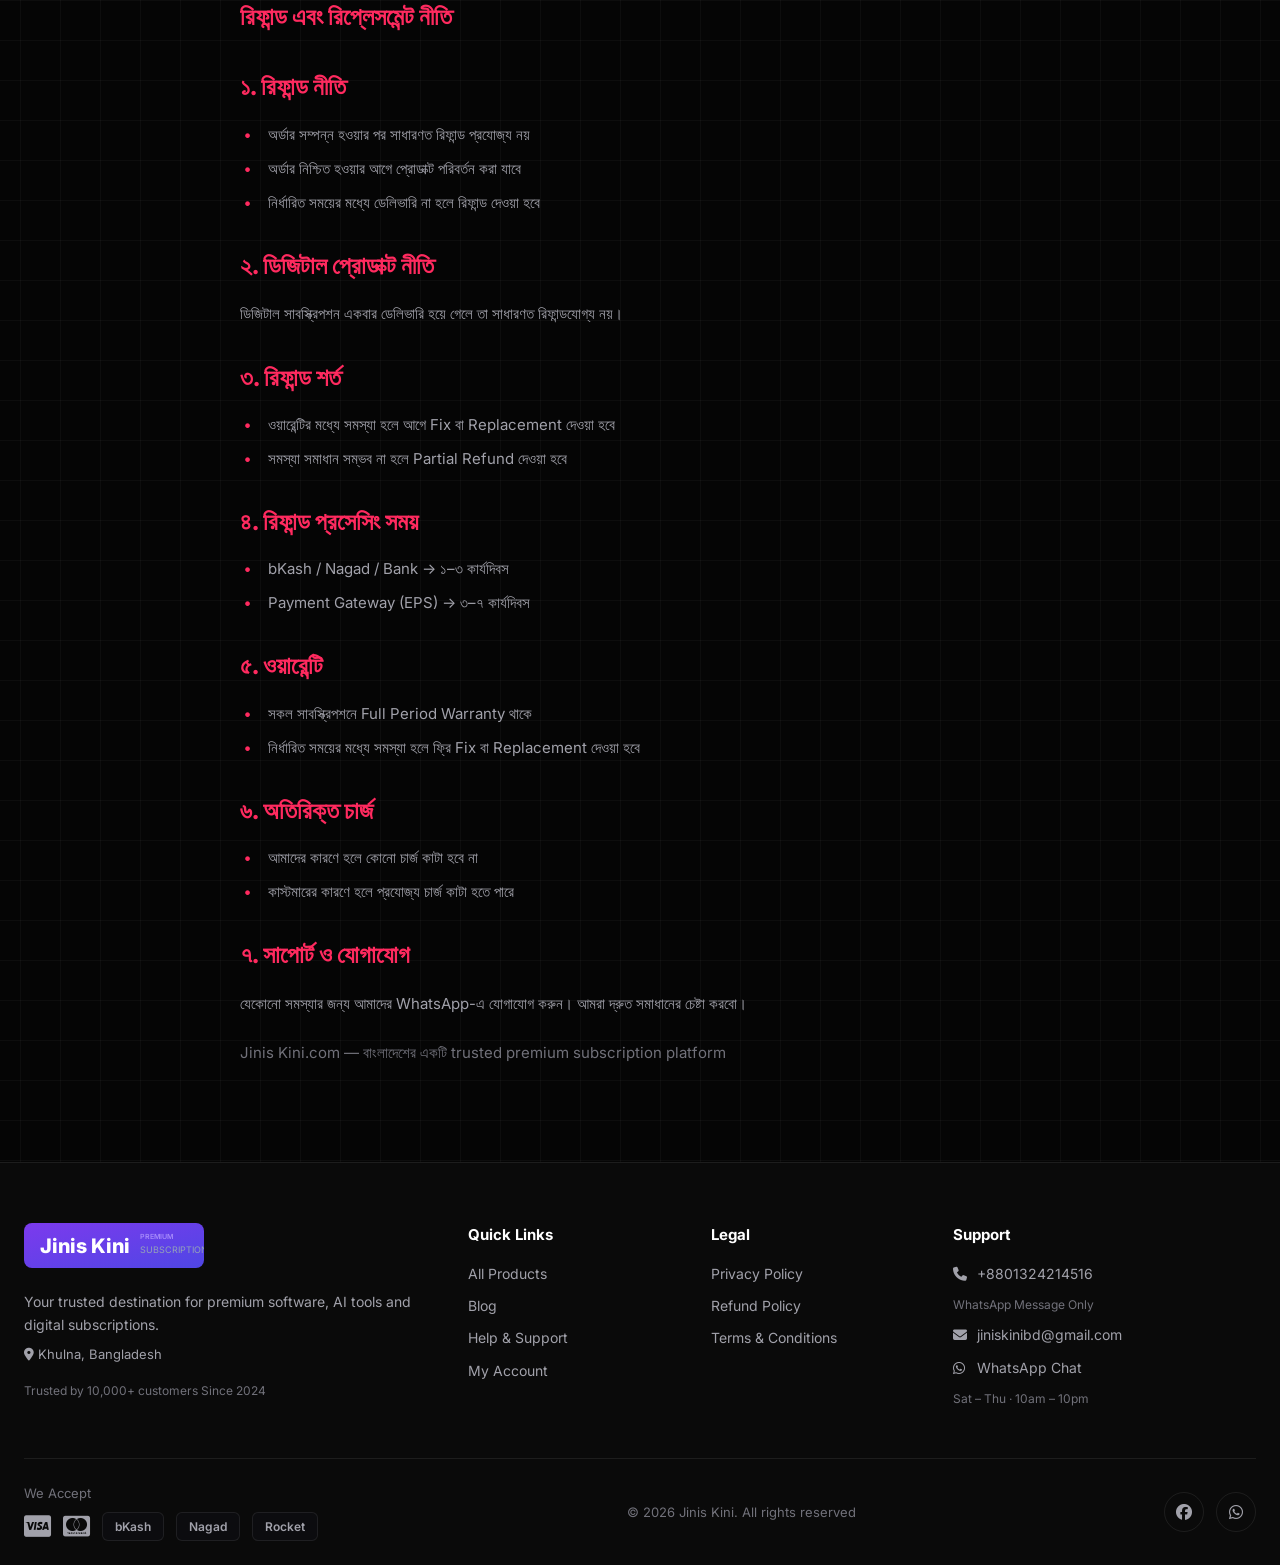
<file: refund.html>
<!DOCTYPE html>
<html lang="en">
<head>
    <meta charset="UTF-8">
    <meta name="viewport" content="width=device-width, initial-scale=1.0">
    <title>Refund Policy — Jinis Kini</title>
    <link rel="stylesheet" href="style.css">
    <link href="https://fonts.googleapis.com/css2?family=Inter:wght@300;400;500;600;700;800;900&display=swap" rel="stylesheet">
    <link rel="stylesheet" href="https://cdnjs.cloudflare.com/ajax/libs/font-awesome/6.5.1/css/all.min.css">
</head>
<body>
    <nav class="navbar">
        <div class="container">
            <a href="index.html" class="logo">
                <svg width="180" height="45" viewBox="0 0 180 45" fill="none" xmlns="http://www.w3.org/2000/svg">
                    <rect width="180" height="45" rx="8" fill="url(#logo-grad)"/>
                    <text x="16" y="30" font-family="Inter" font-weight="800" font-size="20" fill="white">Jinis Kini</text>
                    <text x="116" y="16" font-family="Inter" font-weight="600" font-size="7" fill="#a78bfa">PREMIUM</text>
                    <text x="116" y="30" font-family="Inter" font-weight="400" font-size="9" fill="#94a3b8">SUBSCRIPTIONS</text>
                    <defs><linearGradient id="logo-grad" x1="0" y1="0" x2="1" y2="1"><stop offset="0%" stop-color="#7c3aed"/><stop offset="100%" stop-color="#4f46e5"/></linearGradient></defs>
                </svg>
            </a>
            <div class="nav-links">
                <a href="index.html">Home</a>
                <a href="products.html">Products</a>
                <a href="blog.html">Blog</a>
                <a href="support.html">Help & Support</a>
            </div>
            <div class="nav-right">
                <button class="theme-toggle" onclick="toggleTheme()"><i class="fas fa-moon"></i></button>
                <button class="lang-toggle">EN</button>
                <a href="login.html" class="btn-login"><i class="fas fa-user"></i> Login</a>
                <div class="hamburger" onclick="toggleMobileMenu()"><i class="fas fa-bars"></i></div>
            </div>
        </div>
    </nav>

    <section class="page-header">
        <div class="container">
            <div class="breadcrumb">
                <a href="index.html">Home</a>
                <i class="fas fa-chevron-right"></i>
                <span class="current">Refund Policy</span>
            </div>
            <h1>Refund & Replacement Policy</h1>
            <p>Customer satisfaction is our top priority. Our policies are designed to ensure a secure and smooth experience.</p>
        </div>
    </section>

    <section class="policy-content">
        <div class="container" style="max-width:800px;margin:0 auto;padding:40px 0">
            <h2>1. Refund Policy</h2>
            <ul>
                <li>Refunds are not applicable after order confirmation</li>
                <li>Product changes are allowed before confirmation</li>
                <li>Refunds apply if delivery is delayed or mismatched</li>
            </ul>

            <h2>2. Digital Product Policy</h2>
            <p>Once a digital subscription is delivered, it is generally non-refundable.</p>

            <h2>3. Refund Conditions</h2>
            <ul>
                <li>Within warranty → Fix or Replacement first</li>
                <li>If unresolved → Partial Refund based on remaining time</li>
            </ul>
            <p style="color:var(--accent-primary);font-weight:600;padding:16px;background:rgba(124,58,237,0.05);border-radius:var(--radius-sm);border:1px solid rgba(124,58,237,0.2)">
                Example: 4 months plan → 2 months used → refund for remaining 2 months
            </p>

            <h2>4. Refund Processing Time</h2>
            <ul>
                <li>bKash / Nagad / Bank → 1–3 working days</li>
                <li>Payment Gateway (EPS) → 3–7 working days</li>
            </ul>

            <h2>5. Warranty</h2>
            <ul>
                <li>All subscriptions include Full Period Warranty</li>
                <li>Issues within warranty → free fix or replacement</li>
            </ul>

            <h2>6. Additional Charges</h2>
            <ul>
                <li>No charge if issue is from our side</li>
                <li>Charges may apply if caused by customer</li>
            </ul>

            <h2>7. Support</h2>
            <p>Contact us via WhatsApp for any issue or assistance. Our team will respond as quickly as possible.</p>
            <p style="margin-top:24px;color:var(--text-muted)">Shop with confidence — Jinis Kini.com is a trusted premium subscription provider.</p>

            <hr style="border-color:var(--border-color);margin:48px 0">

            <h2 style="color:var(--accent-primary)">রিফান্ড এবং রিপ্লেসমেন্ট নীতি</h2>

            <h2>১. রিফান্ড নীতি</h2>
            <ul>
                <li>অর্ডার সম্পন্ন হওয়ার পর সাধারণত রিফান্ড প্রযোজ্য নয়</li>
                <li>অর্ডার নিশ্চিত হওয়ার আগে প্রোডাক্ট পরিবর্তন করা যাবে</li>
                <li>নির্ধারিত সময়ের মধ্যে ডেলিভারি না হলে রিফান্ড দেওয়া হবে</li>
            </ul>

            <h2>২. ডিজিটাল প্রোডাক্ট নীতি</h2>
            <p>ডিজিটাল সাবস্ক্রিপশন একবার ডেলিভারি হয়ে গেলে তা সাধারণত রিফান্ডযোগ্য নয়।</p>

            <h2>৩. রিফান্ড শর্ত</h2>
            <ul>
                <li>ওয়ারেন্টির মধ্যে সমস্যা হলে আগে Fix বা Replacement দেওয়া হবে</li>
                <li>সমস্যা সমাধান সম্ভব না হলে Partial Refund দেওয়া হবে</li>
            </ul>

            <h2>৪. রিফান্ড প্রসেসিং সময়</h2>
            <ul>
                <li>bKash / Nagad / Bank → ১–৩ কার্যদিবস</li>
                <li>Payment Gateway (EPS) → ৩–৭ কার্যদিবস</li>
            </ul>

            <h2>৫. ওয়ারেন্টি</h2>
            <ul>
                <li>সকল সাবস্ক্রিপশনে Full Period Warranty থাকে</li>
                <li>নির্ধারিত সময়ের মধ্যে সমস্যা হলে ফ্রি Fix বা Replacement দেওয়া হবে</li>
            </ul>

            <h2>৬. অতিরিক্ত চার্জ</h2>
            <ul>
                <li>আমাদের কারণে হলে কোনো চার্জ কাটা হবে না</li>
                <li>কাস্টমারের কারণে হলে প্রযোজ্য চার্জ কাটা হতে পারে</li>
            </ul>

            <h2>৭. সাপোর্ট ও যোগাযোগ</h2>
            <p>যেকোনো সমস্যার জন্য আমাদের WhatsApp-এ যোগাযোগ করুন। আমরা দ্রুত সমাধানের চেষ্টা করবো।</p>
            <p style="margin-top:24px;color:var(--text-muted)">Jinis Kini.com — বাংলাদেশের একটি trusted premium subscription platform</p>
        </div>
    </section>

    <footer class="footer">
        <div class="container">
            <div class="footer-grid">
                <div class="footer-brand">
                    <svg width="180" height="45" viewBox="0 0 180 45" fill="none" xmlns="http://www.w3.org/2000/svg">
                        <rect width="180" height="45" rx="8" fill="url(#logo-grad2)"/>
                        <text x="16" y="30" font-family="Inter" font-weight="800" font-size="20" fill="white">Jinis Kini</text>
                        <text x="116" y="16" font-family="Inter" font-weight="600" font-size="7" fill="#a78bfa">PREMIUM</text>
                        <text x="116" y="30" font-family="Inter" font-weight="400" font-size="9" fill="#94a3b8">SUBSCRIPTIONS</text>
                        <defs><linearGradient id="logo-grad2" x1="0" y1="0" x2="1" y2="1"><stop offset="0%" stop-color="#7c3aed"/><stop offset="100%" stop-color="#4f46e5"/></linearGradient></defs>
                    </svg>
                    <p>Your trusted destination for premium software, AI tools and digital subscriptions.</p>
                    <p class="footer-address"><i class="fas fa-location-dot"></i> Khulna, Bangladesh</p>
                    <p class="footer-tagline">Trusted by 10,000+ customers Since 2024</p>
                </div>
                <div class="footer-links">
                    <h4>Quick Links</h4>
                    <ul>
                        <li><a href="products.html">All Products</a></li>
                        <li><a href="blog.html">Blog</a></li>
                        <li><a href="support.html">Help & Support</a></li>
                        <li><a href="dashboard.html">My Account</a></li>
                    </ul>
                </div>
                <div class="footer-links">
                    <h4>Legal</h4>
                    <ul>
                        <li><a href="privacy.html">Privacy Policy</a></li>
                        <li><a href="refund.html">Refund Policy</a></li>
                        <li><a href="privacy.html#terms">Terms & Conditions</a></li>
                    </ul>
                </div>
                <div class="footer-links">
                    <h4>Support</h4>
                    <ul class="support-list">
                        <li><a href="tel:+8801324214516"><i class="fas fa-phone"></i> +8801324214516</a></li>
                        <li class="small-text">WhatsApp Message Only</li>
                        <li><a href="mailto:jiniskinibd@gmail.com"><i class="fas fa-envelope"></i> jiniskinibd@gmail.com</a></li>
                        <li><a href="#"><i class="fab fa-whatsapp"></i> WhatsApp Chat</a></li>
                        <li class="small-text">Sat – Thu · 10am – 10pm</li>
                    </ul>
                </div>
            </div>
            <div class="footer-bottom">
                <div class="payment-methods">
                    <p>We Accept</p>
                    <div class="payment-icons">
                        <i class="fab fa-cc-visa"></i>
                        <i class="fab fa-cc-mastercard"></i>
                        <span class="payment-local">bKash</span>
                        <span class="payment-local">Nagad</span>
                        <span class="payment-local">Rocket</span>
                    </div>
                </div>
                <p class="copyright">&copy; 2026 Jinis Kini. All rights reserved</p>
                <div class="social-links">
                    <a href="#"><i class="fab fa-facebook"></i></a>
                    <a href="#"><i class="fab fa-whatsapp"></i></a>
                </div>
            </div>
        </div>
    </footer>

    <button id="backToTop" onclick="window.scrollTo({top:0,behavior:'smooth'})">
        <i class="fas fa-arrow-up"></i>
    </button>

    <script>
        function toggleTheme() {
            document.body.classList.toggle('light-mode');
            document.querySelector('.theme-toggle i').classList.toggle('fa-moon');
            document.querySelector('.theme-toggle i').classList.toggle('fa-sun');
        }
        function toggleMobileMenu() {
            document.querySelector('.nav-links').classList.toggle('open');
            document.querySelector('.nav-right').classList.toggle('open');
        }
        window.addEventListener('scroll', () => {
            document.getElementById('backToTop').style.display = window.scrollY > 300 ? 'flex' : 'none';
        });
    </script>
</body>
</html>
</file>
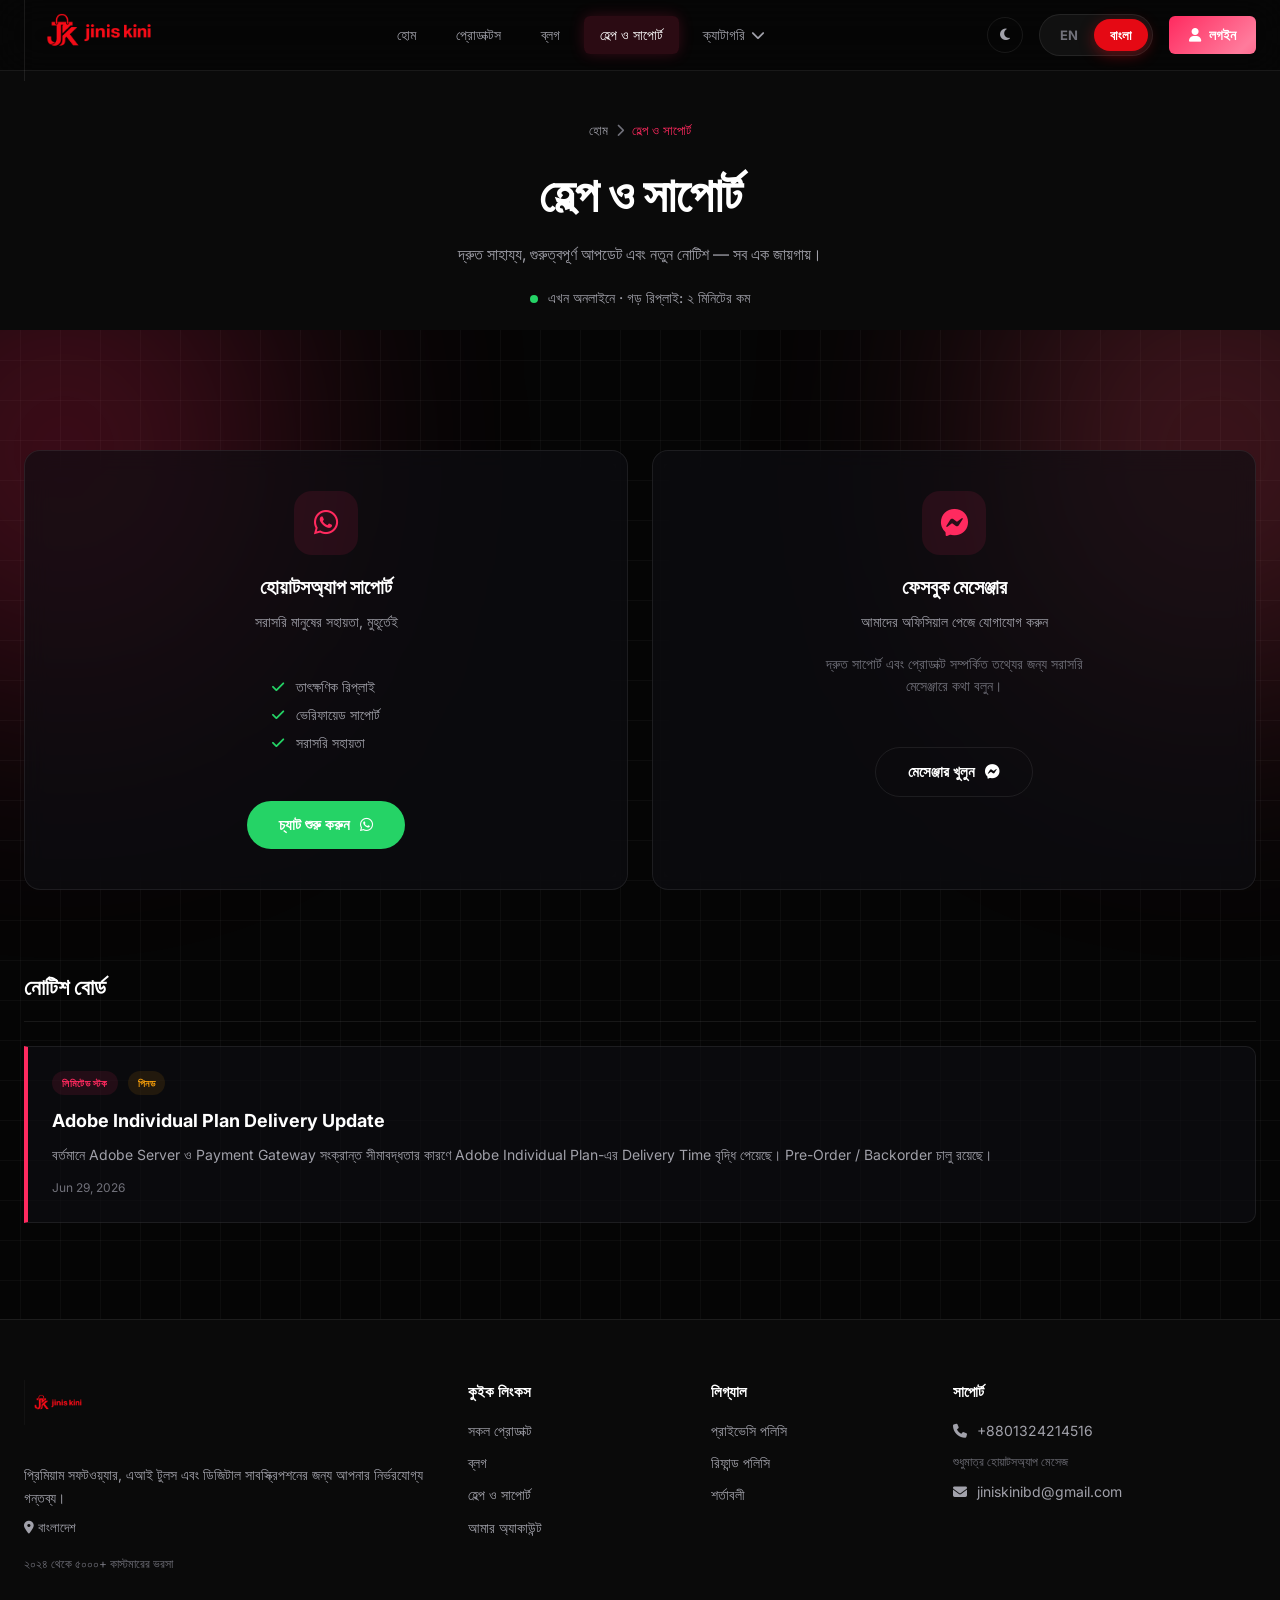
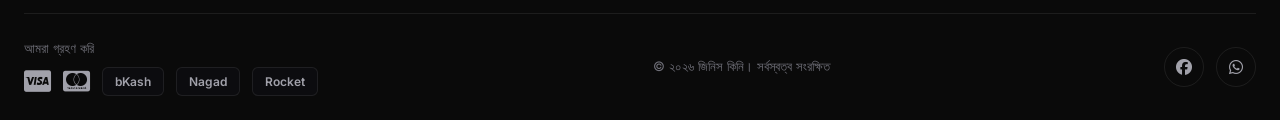
<file: support.html>
<!DOCTYPE html>
<html lang="bn">
<head>
    <meta charset="UTF-8">
    <meta name="viewport" content="width=device-width, initial-scale=1.0">
    <title data-bn="হেল্প ও সাপোর্ট — জিনিস কিনি" data-en="Help & Support — Jinis Kini">হেল্প ও সাপোর্ট — জিনিস কিনি</title>
    <!-- ═══ Browser Tab Icon (Favicon) ═══ -->
    <link rel="icon" type="image/svg+xml" href="logo.png">
    
    <link rel="stylesheet" href="style.css">
    <link rel="stylesheet" href="https://cdnjs.cloudflare.com/ajax/libs/font-awesome/6.5.1/css/all.min.css">
    
    <style>
        .support-grid { display: grid; grid-template-columns: 1fr 1fr; gap: 24px; margin-top: 40px; }
        @media(max-width: 768px) { .support-grid { grid-template-columns: 1fr; } }
        
        .support-card { 
            background: var(--bg-card); 
            border: 1px solid var(--border-color); 
            padding: 40px; 
            border-radius: var(--radius); 
            text-align: center; 
            transition: 0.3s; 
            backdrop-filter: blur(12px); 
            -webkit-backdrop-filter: blur(12px);
        }
        .support-card:hover { border-color: var(--accent-primary); transform: translateY(-5px); box-shadow: var(--shadow-card); }
        
        .support-icon { width: 60px; height: 60px; border-radius: 50%; display: flex; align-items: center; justify-content: center; font-size: 24px; margin: 0 auto 20px; }
        .icon-wa { background: rgba(37, 211, 102, 0.1); color: #25d366; }
        .icon-fb { background: rgba(0, 132, 255, 0.1); color: #0084ff; }
        
        .btn-wa { background: #25d366; color: white; padding: 12px 32px; border-radius: 100px; display: inline-block; font-weight: 700; text-decoration: none; margin-top: 24px; transition: 0.3s; border: none; cursor: pointer; font-size: 15px;}
        .btn-wa:hover { background: #1da851; box-shadow: 0 8px 20px rgba(37,211,102,0.3); transform: translateY(-2px); }
        
        .btn-fb { background: transparent; border: 1px solid var(--border-color); color: var(--text-primary); padding: 12px 32px; border-radius: 100px; display: inline-block; font-weight: 700; text-decoration: none; margin-top: 24px; transition: 0.3s; font-size: 15px;}
        .btn-fb:hover { border-color: #0084ff; color: #0084ff; transform: translateY(-2px); }
        
        .features-list { text-align: left; margin-top: 24px; font-size: 14px; color: var(--text-secondary); line-height: 2; display: inline-block;}
        .features-list i { color: #25d366; margin-right: 8px; }
        
        .notice-board { margin-top: 80px; }
        .notice-card { background: var(--bg-card); border-left: 4px solid var(--accent-primary); padding: 24px; border-radius: 0 var(--radius-sm) var(--radius-sm) 0; margin-bottom: 16px; border-top: 1px solid var(--border-color); border-right: 1px solid var(--border-color); border-bottom: 1px solid var(--border-color);}
        .notice-header { display: flex; align-items: center; gap: 10px; margin-bottom: 12px; }
        .notice-badge { font-size: 10px; font-weight: 800; padding: 4px 10px; border-radius: 100px; text-transform: uppercase; letter-spacing: 0.5px;}
        .badge-red { background: rgba(255,42,95,0.1); color: var(--accent-primary); }
        .badge-orange { background: rgba(245,158,11,0.1); color: #f59e0b; }
        
        .status-dot { display: inline-block; width: 8px; height: 8px; background: #25d366; border-radius: 50%; margin-right: 6px; animation: pulse 1.5s infinite; }
        @keyframes pulse { 0%, 100% { opacity: 1; transform:scale(1); } 50% { opacity: 0.4; transform:scale(1.2); } }
    </style>
</head>
<body>
    <nav class="navbar">
        <div class="container">
            <!-- ═══ NAVBAR LOGO ═══ -->
            <a href="index.html" class="logo">
                <img src="logo.png" alt="Jinis Kini" class="nav-brand-logo">
            </a>
            <div class="nav-links">
                <a href="index.html" data-bn="হোম" data-en="Home">হোম</a>
                <a href="products.html" data-bn="প্রোডাক্টস" data-en="Products">প্রোডাক্টস</a>
                <a href="blog.html" data-bn="ব্লগ" data-en="Blog">ব্লগ</a>
                <a href="support.html" class="active" data-bn="হেল্প ও সাপোর্ট" data-en="Help & Support">হেল্প ও সাপোর্ট</a>
                
                <!-- ══ FIXED CATEGORIES DROPDOWN ══ -->
                <div class="nav-dropdown">
                    <button class="dropbtn"><span data-bn="ক্যাটাগরি" data-en="Categories">ক্যাটাগরি</span> <i class="fas fa-chevron-down"></i></button>
                    <div class="dropdown-content">
                        <a href="products.html?cat=Adobe" data-bn="অ্যাডোবি" data-en="Adobe">Adobe</a>
                        <a href="products.html?cat=AI Tools" data-bn="এআই টুলস" data-en="AI Tools">AI Tools</a>
                        <a href="products.html?cat=Creative & Design" data-bn="ক্রিয়েটিভ ও ডিজাইন" data-en="Creative & Design">Creative & Design</a>
                        <a href="products.html?cat=Video & Editing" data-bn="ভিডিও ও এডিটিং" data-en="Video & Editing">Video & Editing</a>
                        <a href="products.html?cat=Office & Business" data-bn="অফিস ও বিজনেস" data-en="Office & Business">Office & Business</a>
                        <a href="products.html?cat=Microsoft" data-bn="মাইক্রোসফট" data-en="Microsoft">Microsoft</a>
                        <a href="products.html?cat=VPN & Security" data-bn="ভিপিএন ও সিকিউরিটি" data-en="VPN & Security">VPN & Security</a>
                        <a href="products.html?cat=Streaming & Entertainment" data-bn="স্ট্রিমিং ও এন্টারটেইনমেন্ট" data-en="Streaming & Entertainment">Streaming & Entertainment</a>
                    </div>
                </div>
            </div>
            <div class="nav-right">
                <button class="theme-toggle" onclick="toggleTheme()"><i class="fas fa-moon"></i></button>
                
                <!-- LANGUAGE TOGGLE BUTTON -->
                <div class="lang-switch-wrapper" onclick="toggleLanguage()">
                    <div class="lang-option en-opt">EN</div>
                    <div class="lang-option bn-opt active">বাংলা</div>
                </div>

                <a href="login.html" class="btn-login"><i class="fas fa-user"></i> <span data-bn="লগইন" data-en="Login">লগইন</span></a>
                <div class="hamburger" onclick="toggleMobileMenu()"><i class="fas fa-bars"></i></div>
            </div>
        </div>
    </nav>

    <section class="page-header" style="padding-bottom: 20px;">
        <div class="container">
            <div class="breadcrumb">
                <a href="index.html" data-bn="হোম" data-en="Home">হোম</a>
                <i class="fas fa-chevron-right"></i>
                <span class="current" data-bn="হেল্প ও সাপোর্ট" data-en="Help & Support">হেল্প ও সাপোর্ট</span>
            </div>
            <h1 data-bn="হেল্প ও সাপোর্ট" data-en="Help & Support">হেল্প ও সাপোর্ট</h1>
            <p data-bn="দ্রুত সাহায্য, গুরুত্বপূর্ণ আপডেট এবং নতুন নোটিশ — সব এক জায়গায়।" data-en="Get instant help, important updates, and the latest announcements — all in one place.">দ্রুত সাহায্য, গুরুত্বপূর্ণ আপডেট এবং নতুন নোটিশ — সব এক জায়গায়।</p>
            
            <div style="margin-top: 20px; font-size: 14px; color: var(--text-secondary); font-weight: 500;">
                <span class="status-dot"></span> 
                <span data-bn="এখন অনলাইনে · গড় রিপ্লাই: ২ মিনিটের কম" data-en="Online Now · Avg Response: < 2 min">এখন অনলাইনে · গড় রিপ্লাই: ২ মিনিটের কম</span>
            </div>
        </div>
    </section>

    <section style="padding-bottom: 80px;">
        <div class="container">
            <!-- ══ Contact Cards ══ -->
            <div class="support-grid">
                <!-- WhatsApp Card -->
                <div class="support-card">
                    <div class="support-icon icon-wa">
                        <i class="fab fa-whatsapp"></i>
                    </div>
                    <h2 style="font-size: 20px; font-weight: 800; margin-bottom: 8px;" data-bn="হোয়াটসঅ্যাপ সাপোর্ট" data-en="WhatsApp Support">হোয়াটসঅ্যাপ সাপোর্ট</h2>
                    <p style="color: var(--text-secondary); font-size: 14px;" data-bn="সরাসরি মানুষের সহায়তা, মুহূর্তেই" data-en="Real human assistance, instantly">সরাসরি মানুষের সহায়তা, মুহূর্তেই</p>
                    
                    <div class="features-list">
                        <div data-bn="<i class='fas fa-check'></i> তাৎক্ষণিক রিপ্লাই" data-en="<i class='fas fa-check'></i> Instant reply"><i class="fas fa-check"></i> তাৎক্ষণিক রিপ্লাই</div>
                        <div data-bn="<i class='fas fa-check'></i> ভেরিফায়েড সাপোর্ট" data-en="<i class='fas fa-check'></i> Verified support"><i class="fas fa-check"></i> ভেরিফায়েড সাপোর্ট</div>
                        <div data-bn="<i class='fas fa-check'></i> সরাসরি সহায়তা" data-en="<i class='fas fa-check'></i> Real human assistance"><i class="fas fa-check"></i> সরাসরি সহায়তা</div>
                    </div>
                    <br>
                    <a href="https://wa.me/01324214516" target="_blank" class="btn-wa" data-bn="চ্যাট শুরু করুন <i class='fab fa-whatsapp' style='margin-left:6px;'></i>" data-en="Start Chat <i class='fab fa-whatsapp' style='margin-left:6px;'></i>">চ্যাট শুরু করুন <i class="fab fa-whatsapp" style="margin-left:6px;"></i></a>
                </div>

                <!-- Messenger Card -->
                <div class="support-card">
                    <div class="support-icon icon-fb">
                        <i class="fab fa-facebook-messenger"></i>
                    </div>
                    <h2 style="font-size: 20px; font-weight: 800; margin-bottom: 8px;" data-bn="ফেসবুক মেসেঞ্জার" data-en="Facebook Messenger">ফেসবুক মেসেঞ্জার</h2>
                    <p style="color: var(--text-secondary); font-size: 14px; margin-bottom: 20px;" data-bn="আমাদের অফিসিয়াল পেজে যোগাযোগ করুন" data-en="Reach us via our official page">আমাদের অফিসিয়াল পেজে যোগাযোগ করুন</p>
                    
                    <p style="font-size: 14px; color: var(--text-muted); line-height: 1.6; max-width: 280px; margin: 0 auto;" data-bn="দ্রুত সাপোর্ট এবং প্রোডাক্ট সম্পর্কিত তথ্যের জন্য সরাসরি মেসেঞ্জারে কথা বলুন।" data-en="Chat with us directly through Facebook Messenger for quick support, product queries, and updates.">দ্রুত সাপোর্ট এবং প্রোডাক্ট সম্পর্কিত তথ্যের জন্য সরাসরি মেসেঞ্জারে কথা বলুন।</p>
                    
                    <br>
                    <a href="#" class="btn-fb" data-bn="মেসেঞ্জার খুলুন <i class='fab fa-facebook-messenger' style='margin-left:6px;'></i>" data-en="Open Messenger <i class='fab fa-facebook-messenger' style='margin-left:6px;'></i>">মেসেঞ্জার খুলুন <i class="fab fa-facebook-messenger" style="margin-left:6px;"></i></a>
                </div>
            </div>

            <!-- ══ Notice Board ══ -->
            <div class="notice-board">
                <h3 style="font-size: 22px; font-weight: 800; margin-bottom: 24px; border-bottom: 1px solid var(--border-color); padding-bottom: 16px;" data-bn="নোটিশ বোর্ড" data-en="Notice Board">নোটিশ বোর্ড</h3>
                
                <div class="notice-card">
                    <div class="notice-header">
                        <span class="notice-badge badge-red" data-bn="লিমিটেড স্টক" data-en="Limited Stock">লিমিটেড স্টক</span>
                        <span class="notice-badge badge-orange" data-bn="পিনড" data-en="Pinned">পিনড</span>
                    </div>
                    <h4 style="font-size: 18px; font-weight: 700; margin-bottom: 8px;" data-bn="Adobe Individual Plan Delivery Update" data-en="Adobe Individual Plan Delivery Update">Adobe Individual Plan Delivery Update</h4>
                    <p style="color: var(--text-secondary); font-size: 14px; line-height: 1.6;" data-bn="বর্তমানে Adobe Server ও Payment Gateway সংক্রান্ত সীমাবদ্ধতার কারণে Adobe Individual Plan-এর Delivery Time বৃদ্ধি পেয়েছে। Pre-Order / Backorder চালু রয়েছে।" data-en="Due to current limitations regarding Adobe Server and Payment Gateways, the Delivery Time for Adobe Individual Plans has increased. Pre-Order / Backorder is available.">বর্তমানে Adobe Server ও Payment Gateway সংক্রান্ত সীমাবদ্ধতার কারণে Adobe Individual Plan-এর Delivery Time বৃদ্ধি পেয়েছে। Pre-Order / Backorder চালু রয়েছে।</p>
                    <div style="margin-top: 12px; font-size: 12px; color: var(--text-muted);">Jun 29, 2026</div>
                </div>
            </div>

        </div>
    </section>

    <footer class="footer">
        <div class="container">
            <div class="footer-grid">
                <div class="footer-brand">
                    <!-- ═══ FOOTER LOGO ═══ -->
                    <img src="logo.png" alt="Jinis Kini Logo" style="height: 45px; width: auto; margin-bottom: 16px; object-fit: contain;">
                    
                    <p data-bn="প্রিমিয়াম সফটওয়্যার, এআই টুলস এবং ডিজিটাল সাবস্ক্রিপশনের জন্য আপনার নির্ভরযোগ্য গন্তব্য।" data-en="Your trusted destination for premium software, AI tools and digital subscriptions.">প্রিমিয়াম সফটওয়্যার, এআই টুলস এবং ডিজিটাল সাবস্ক্রিপশনের জন্য আপনার নির্ভরযোগ্য গন্তব্য।</p>
                    <p class="footer-address" data-bn="<i class='fas fa-location-dot'></i> বাংলাদেশ" data-en="<i class='fas fa-location-dot'></i> Bangladesh"><i class="fas fa-location-dot"></i> বাংলাদেশ</p>
                    <p class="footer-tagline" data-bn="২০২৪ থেকে ৫০০০+ কাস্টমারের ভরসা" data-en="Trusted by 5000+ customers Since 2024">২০২৪ থেকে ৫০০০+ কাস্টমারের ভরসা</p>
                </div>
                <div class="footer-links">
                    <h4 data-bn="কুইক লিংকস" data-en="Quick Links">কুইক লিংকস</h4>
                    <ul>
                        <li><a href="products.html" data-bn="সকল প্রোডাক্ট" data-en="All Products">সকল প্রোডাক্ট</a></li>
                        <li><a href="blog.html" data-bn="ব্লগ" data-en="Blog">ব্লগ</a></li>
                        <li><a href="support.html" data-bn="হেল্প ও সাপোর্ট" data-en="Help & Support">হেল্প ও সাপোর্ট</a></li>
                        <li><a href="dashboard.html" data-bn="আমার অ্যাকাউন্ট" data-en="My Account">আমার অ্যাকাউন্ট</a></li>
                    </ul>
                </div>
                <div class="footer-links">
                    <h4 data-bn="লিগ্যাল" data-en="Legal">লিগ্যাল</h4>
                    <ul>
                        <li><a href="privacy.html" data-bn="প্রাইভেসি পলিসি" data-en="Privacy Policy">প্রাইভেসি পলিসি</a></li>
                        <li><a href="refund.html" data-bn="রিফান্ড পলিসি" data-en="Refund Policy">রিফান্ড পলিসি</a></li>
                        <li><a href="privacy.html#terms" data-bn="শর্তাবলী" data-en="Terms & Conditions">শর্তাবলী</a></li>
                    </ul>
                </div>
                <div class="footer-links">
                    <h4 data-bn="সাপোর্ট" data-en="Support">সাপোর্ট</h4>
                    <ul class="support-list">
                        <li><a href="tel:+8801324214516"><i class="fas fa-phone"></i> +8801324214516</a></li>
                        <li class="small-text" data-bn="শুধুমাত্র হোয়াটসঅ্যাপ মেসেজ" data-en="WhatsApp Message Only">শুধুমাত্র হোয়াটসঅ্যাপ মেসেজ</li>
                        <li><a href="mailto:jiniskinibd@gmail.com"><i class="fas fa-envelope"></i> jiniskinibd@gmail.com</a></li>
                    </ul>
                </div>
            </div>
            <div class="footer-bottom">
                <div class="payment-methods">
                    <p data-bn="আমরা গ্রহণ করি" data-en="We Accept">আমরা গ্রহণ করি</p>
                    <div class="payment-icons">
                        <i class="fab fa-cc-visa"></i>
                        <i class="fab fa-cc-mastercard"></i>
                        <span class="payment-local">bKash</span>
                        <span class="payment-local">Nagad</span>
                        <span class="payment-local">Rocket</span>
                    </div>
                </div>
                <p class="copyright" data-bn="&copy; ২০২৬ জিনিস কিনি। সর্বস্বত্ব সংরক্ষিত" data-en="&copy; 2026 Jinis Kini. All rights reserved">&copy; ২০২৬ জিনিস কিনি। সর্বস্বত্ব সংরক্ষিত</p>
                <div class="social-links">
                    <a href="#"><i class="fab fa-facebook"></i></a>
                    <a href="#"><i class="fab fa-whatsapp"></i></a>
                </div>
            </div>
        </div>
    </footer>

    <button id="backToTop" onclick="window.scrollTo({top:0,behavior:'smooth'})"><i class="fas fa-arrow-up"></i></button>

    <script>
        function toggleTheme() {
            document.body.classList.toggle('light-mode');
            const icon = document.querySelector('.theme-toggle i');
            icon.classList.toggle('fa-moon');
            icon.classList.toggle('fa-sun');
        }

        function toggleMobileMenu() {
            document.querySelector('.nav-links').classList.toggle('open');
            document.querySelector('.nav-right').classList.toggle('open');
        }
        
        window.addEventListener('scroll', () => {
            document.getElementById('backToTop').style.display = window.scrollY > 300 ? 'flex' : 'none';
        });

        // ═════ NATIVE LANGUAGE SWITCHER ═════
        function setLanguage(lang) {
            localStorage.setItem('jinis_lang', lang);
            document.documentElement.lang = lang;
            
            const enOpt = document.querySelector('.en-opt');
            const bnOpt = document.querySelector('.bn-opt');
            
            if (enOpt && bnOpt) {
                if (lang === 'bn') {
                    bnOpt.classList.add('active');
                    enOpt.classList.remove('active');
                } else {
                    enOpt.classList.add('active');
                    bnOpt.classList.remove('active');
                }
            }

            document.querySelectorAll('[data-bn]').forEach(el => {
                if (lang === 'bn' && el.dataset.bn) {
                    el.innerHTML = el.dataset.bn;
                } else if (lang === 'en' && el.dataset.en) {
                    el.innerHTML = el.dataset.en;
                }
            });
        }

        function toggleLanguage() {
            const currentLang = localStorage.getItem('jinis_lang') || 'bn';
            const newLang = currentLang === 'bn' ? 'en' : 'bn';
            setLanguage(newLang);
        }

        document.addEventListener('DOMContentLoaded', () => {
            const savedLang = localStorage.getItem('jinis_lang') || 'bn';
            setLanguage(savedLang);
        });
    </script>
</body>
</html>
</file>
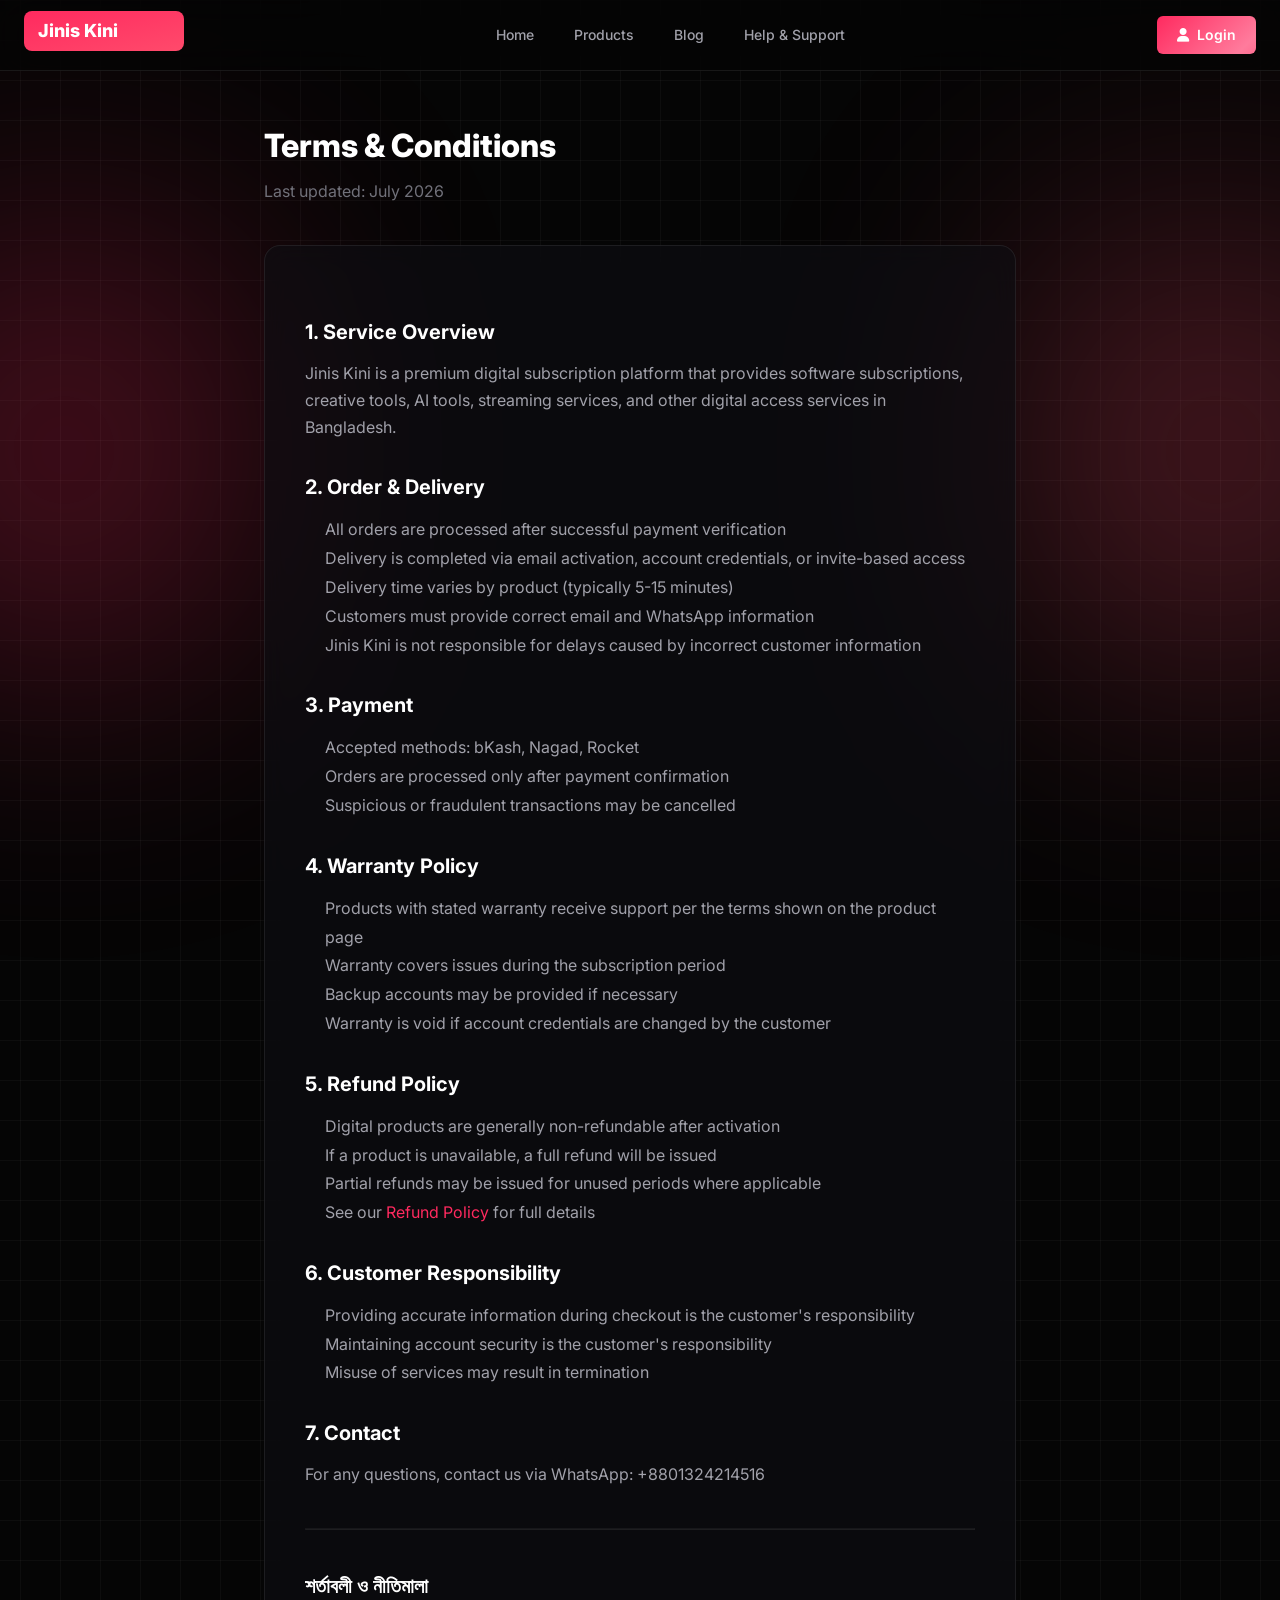
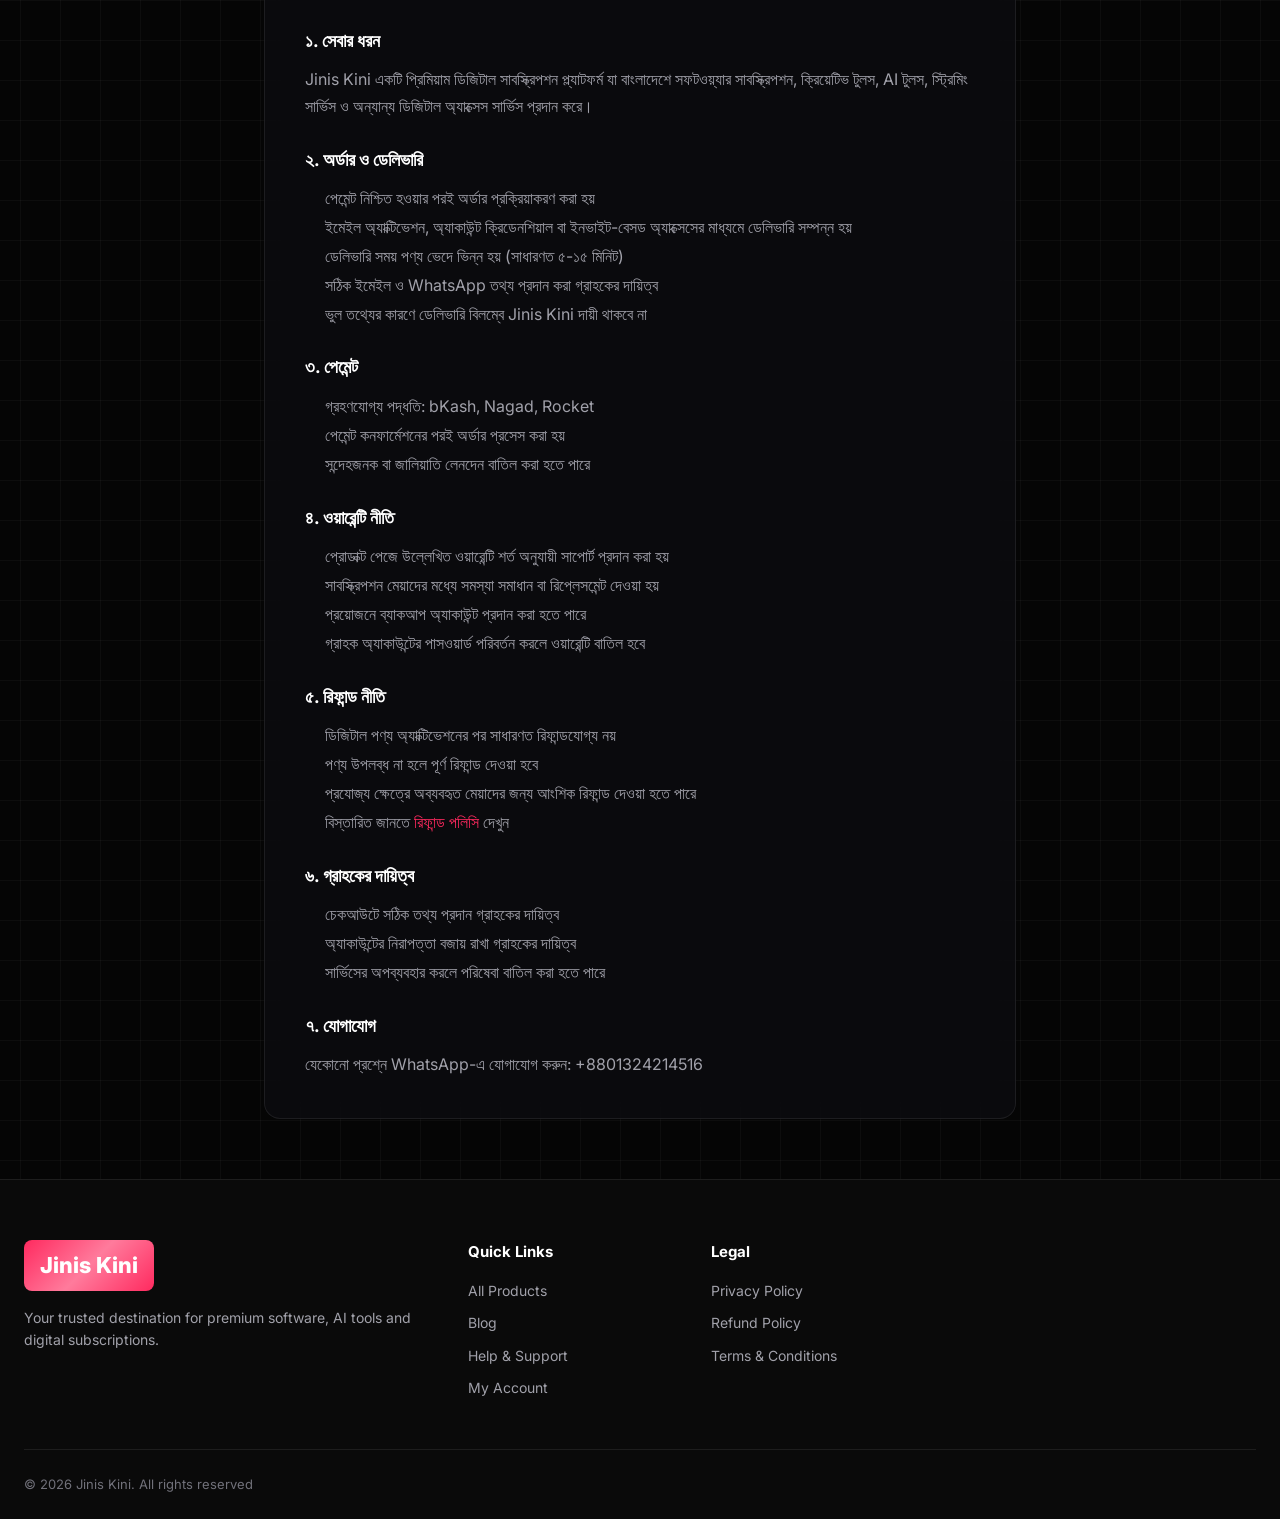
<file: terms.html>
<!DOCTYPE html>
<html lang="bn">
<head>
    <meta charset="UTF-8">
    <meta name="viewport" content="width=device-width, initial-scale=1.0">
    <title>Terms & Conditions — Jinis Kini</title>
    <link rel="stylesheet" href="style.css">
    <link href="https://fonts.googleapis.com/css2?family=Noto+Sans+Bengali:wght@300;400;500;600;700;800&family=Inter:wght@300;400;500;600;700;800&display=swap" rel="stylesheet">
    <link rel="stylesheet" href="https://cdnjs.cloudflare.com/ajax/libs/font-awesome/6.5.0/css/all.min.css">
</head>
<body>
<nav class="navbar">
<div class="container">
<a href="index.html" class="logo">
<svg width="160" height="40" viewBox="0 0 160 40" fill="none" xmlns="http://www.w3.org/2000/svg">
<rect width="160" height="40" rx="8" fill="url(#lg)"/>
<text x="14" y="26" font-family="Inter" font-weight="800" font-size="18" fill="white">Jinis Kini</text>
<defs><linearGradient id="lg" x1="0" y1="0" x2="1" y2="1"><stop offset="0%" stop-color="#ff2a5f"/><stop offset="100%" stop-color="#ff4a6b"/></linearGradient></defs>
</svg>
</a>
<div class="nav-links">
<a href="index.html">Home</a>
<a href="products.html">Products</a>
<a href="blog.html">Blog</a>
<a href="support.html">Help & Support</a>
</div>
<div class="nav-right">
<a href="login.html" class="btn-login"><i class="fas fa-user"></i> Login</a>
</div>
</div>
</nav>

<section style="padding:120px 0 60px">
<div class="container" style="max-width:800px;margin:0 auto">
<h1 style="font-size:32px;font-weight:800;margin-bottom:8px">Terms & Conditions</h1>
<p style="color:var(--text-muted);margin-bottom:40px">Last updated: July 2026</p>

<div style="background:var(--bg-card);border-radius:var(--radius);padding:40px;backdrop-filter:blur(12px);border:1px solid var(--border-color)">

<h2 style="font-size:20px;font-weight:700;margin:30px 0 12px">1. Service Overview</h2>
<p style="color:var(--text-secondary);line-height:1.7;margin-bottom:16px">Jinis Kini is a premium digital subscription platform that provides software subscriptions, creative tools, AI tools, streaming services, and other digital access services in Bangladesh.</p>

<h2 style="font-size:20px;font-weight:700;margin:30px 0 12px">2. Order & Delivery</h2>
<ul style="color:var(--text-secondary);line-height:1.8;padding-left:20px">
<li>All orders are processed after successful payment verification</li>
<li>Delivery is completed via email activation, account credentials, or invite-based access</li>
<li>Delivery time varies by product (typically 5-15 minutes)</li>
<li>Customers must provide correct email and WhatsApp information</li>
<li>Jinis Kini is not responsible for delays caused by incorrect customer information</li>
</ul>

<h2 style="font-size:20px;font-weight:700;margin:30px 0 12px">3. Payment</h2>
<ul style="color:var(--text-secondary);line-height:1.8;padding-left:20px">
<li>Accepted methods: bKash, Nagad, Rocket</li>
<li>Orders are processed only after payment confirmation</li>
<li>Suspicious or fraudulent transactions may be cancelled</li>
</ul>

<h2 style="font-size:20px;font-weight:700;margin:30px 0 12px">4. Warranty Policy</h2>
<ul style="color:var(--text-secondary);line-height:1.8;padding-left:20px">
<li>Products with stated warranty receive support per the terms shown on the product page</li>
<li>Warranty covers issues during the subscription period</li>
<li>Backup accounts may be provided if necessary</li>
<li>Warranty is void if account credentials are changed by the customer</li>
</ul>

<h2 style="font-size:20px;font-weight:700;margin:30px 0 12px">5. Refund Policy</h2>
<ul style="color:var(--text-secondary);line-height:1.8;padding-left:20px">
<li>Digital products are generally non-refundable after activation</li>
<li>If a product is unavailable, a full refund will be issued</li>
<li>Partial refunds may be issued for unused periods where applicable</li>
<li>See our <a href="refund.html" style="color:var(--accent-primary)">Refund Policy</a> for full details</li>
</ul>

<h2 style="font-size:20px;font-weight:700;margin:30px 0 12px">6. Customer Responsibility</h2>
<ul style="color:var(--text-secondary);line-height:1.8;padding-left:20px">
<li>Providing accurate information during checkout is the customer's responsibility</li>
<li>Maintaining account security is the customer's responsibility</li>
<li>Misuse of services may result in termination</li>
</ul>

<h2 style="font-size:20px;font-weight:700;margin:30px 0 12px">7. Contact</h2>
<p style="color:var(--text-secondary);line-height:1.7">For any questions, contact us via WhatsApp: +8801324214516</p>

<hr style="border-color:var(--border-color);margin:40px 0">

<!-- বাংলা ভার্সন -->
<h2 style="font-size:20px;font-weight:700;margin:30px 0 12px">শর্তাবলী ও নীতিমালা</h2>

<h2 style="font-size:18px;font-weight:700;margin:25px 0 10px">১. সেবার ধরন</h2>
<p style="color:var(--text-secondary);line-height:1.7;margin-bottom:16px">Jinis Kini একটি প্রিমিয়াম ডিজিটাল সাবস্ক্রিপশন প্ল্যাটফর্ম যা বাংলাদেশে সফটওয়্যার সাবস্ক্রিপশন, ক্রিয়েটিভ টুলস, AI টুলস, স্ট্রিমিং সার্ভিস ও অন্যান্য ডিজিটাল অ্যাক্সেস সার্ভিস প্রদান করে।</p>

<h2 style="font-size:18px;font-weight:700;margin:25px 0 10px">২. অর্ডার ও ডেলিভারি</h2>
<ul style="color:var(--text-secondary);line-height:1.8;padding-left:20px">
<li>পেমেন্ট নিশ্চিত হওয়ার পরই অর্ডার প্রক্রিয়াকরণ করা হয়</li>
<li>ইমেইল অ্যাক্টিভেশন, অ্যাকাউন্ট ক্রিডেনশিয়াল বা ইনভাইট-বেসড অ্যাক্সেসের মাধ্যমে ডেলিভারি সম্পন্ন হয়</li>
<li>ডেলিভারি সময় পণ্য ভেদে ভিন্ন হয় (সাধারণত ৫-১৫ মিনিট)</li>
<li>সঠিক ইমেইল ও WhatsApp তথ্য প্রদান করা গ্রাহকের দায়িত্ব</li>
<li>ভুল তথ্যের কারণে ডেলিভারি বিলম্বে Jinis Kini দায়ী থাকবে না</li>
</ul>

<h2 style="font-size:18px;font-weight:700;margin:25px 0 10px">৩. পেমেন্ট</h2>
<ul style="color:var(--text-secondary);line-height:1.8;padding-left:20px">
<li>গ্রহণযোগ্য পদ্ধতি: bKash, Nagad, Rocket</li>
<li>পেমেন্ট কনফার্মেশনের পরই অর্ডার প্রসেস করা হয়</li>
<li>সন্দেহজনক বা জালিয়াতি লেনদেন বাতিল করা হতে পারে</li>
</ul>

<h2 style="font-size:18px;font-weight:700;margin:25px 0 10px">৪. ওয়ারেন্টি নীতি</h2>
<ul style="color:var(--text-secondary);line-height:1.8;padding-left:20px">
<li>প্রোডাক্ট পেজে উল্লেখিত ওয়ারেন্টি শর্ত অনুযায়ী সাপোর্ট প্রদান করা হয়</li>
<li>সাবস্ক্রিপশন মেয়াদের মধ্যে সমস্যা সমাধান বা রিপ্লেসমেন্ট দেওয়া হয়</li>
<li>প্রয়োজনে ব্যাকআপ অ্যাকাউন্ট প্রদান করা হতে পারে</li>
<li>গ্রাহক অ্যাকাউন্টের পাসওয়ার্ড পরিবর্তন করলে ওয়ারেন্টি বাতিল হবে</li>
</ul>

<h2 style="font-size:18px;font-weight:700;margin:25px 0 10px">৫. রিফান্ড নীতি</h2>
<ul style="color:var(--text-secondary);line-height:1.8;padding-left:20px">
<li>ডিজিটাল পণ্য অ্যাক্টিভেশনের পর সাধারণত রিফান্ডযোগ্য নয়</li>
<li>পণ্য উপলব্ধ না হলে পূর্ণ রিফান্ড দেওয়া হবে</li>
<li>প্রযোজ্য ক্ষেত্রে অব্যবহৃত মেয়াদের জন্য আংশিক রিফান্ড দেওয়া হতে পারে</li>
<li>বিস্তারিত জানতে <a href="refund.html" style="color:var(--accent-primary)">রিফান্ড পলিসি</a> দেখুন</li>
</ul>

<h2 style="font-size:18px;font-weight:700;margin:25px 0 10px">৬. গ্রাহকের দায়িত্ব</h2>
<ul style="color:var(--text-secondary);line-height:1.8;padding-left:20px">
<li>চেকআউটে সঠিক তথ্য প্রদান গ্রাহকের দায়িত্ব</li>
<li>অ্যাকাউন্টের নিরাপত্তা বজায় রাখা গ্রাহকের দায়িত্ব</li>
<li>সার্ভিসের অপব্যবহার করলে পরিষেবা বাতিল করা হতে পারে</li>
</ul>

<h2 style="font-size:18px;font-weight:700;margin:25px 0 10px">৭. যোগাযোগ</h2>
<p style="color:var(--text-secondary);line-height:1.7">যেকোনো প্রশ্নে WhatsApp-এ যোগাযোগ করুন: +8801324214516</p>

</div>
</div>
</section>

<footer class="footer">
<div class="container">
<div class="footer-grid">
<div class="footer-brand">
<h3 style="font-size:22px;font-weight:800;background:var(--gradient-1);display:inline-block;padding:8px 16px;border-radius:8px;color:white">Jinis Kini</h3>
<p>Your trusted destination for premium software, AI tools and digital subscriptions.</p>
</div>
<div class="footer-links">
<h4>Quick Links</h4>
<ul>
<li><a href="products.html">All Products</a></li>
<li><a href="blog.html">Blog</a></li>
<li><a href="support.html">Help & Support</a></li>
<li><a href="dashboard.html">My Account</a></li>
</ul>
</div>
<div class="footer-links">
<h4>Legal</h4>
<ul>
<li><a href="privacy.html">Privacy Policy</a></li>
<li><a href="refund.html">Refund Policy</a></li>
<li><a href="terms.html">Terms & Conditions</a></li>
</ul>
</div>
</div>
<div class="footer-bottom">
<p class="copyright">© 2026 Jinis Kini. All rights reserved</p>
</div>
</div>
</footer>
</body>
</html>
</file>
<file: style.css>
/* ═══════════════════════════════════════
   Jinis Kini — Complete Stylesheet (Red/Pink Theme & 3-Col Mobile)
   ═══════════════════════════════════════ */
 /* ═══ Update Font at the top of style.css ═══ */
@import url('https://fonts.googleapis.com/css2?family=Inter:wght@400;500;600;700;800&family=Noto+Sans+Bengali:wght@400;500;600;700;800&display=swap');

:root {
    /* Font update kora holo */
    --font: 'Inter', 'Noto Sans Bengali', sans-serif;
    
    /* Apnar ager color variable gula ekhane thakbe... */
    --bg-primary: #050505;
    --bg-secondary: #0a0a0a;
    --bg-card: #0f0f13;
    /* ...baki ager shob variable thik thakbe */
}

/* ═══ Language Switcher Button (Style er ekdom niche add korun) ═══ */
.lang-switch-wrapper {
    display: flex;
    align-items: center;
    background: rgba(255, 255, 255, 0.05);
    border-radius: 50px;
    padding: 4px;
    cursor: pointer;
    user-select: none;
    border: 1px solid var(--border-color);
    margin: 0 8px;
    transition: all 0.3s;
}

.light-mode .lang-switch-wrapper {
    background: #f0f2f5;
    border-color: #e5e7eb;
}

.lang-option {
    padding: 6px 16px;
    font-size: 13px;
    font-weight: 700;
    border-radius: 50px;
    color: var(--text-muted);
    transition: all 0.3s ease;
    font-family: var(--font);
}

.lang-option.active {
    background: #e50914; 
    color: #ffffff;
    box-shadow: 0 4px 15px rgba(229, 9, 20, 0.4);
}

:root {
    --bg-primary: #050505;
    --bg-secondary: #0a0a0a;
    --bg-card: #0f0f13;
    --bg-card-hover: #16161c;
    --text-primary: #ffffff;
    --text-secondary: #a1a1aa;
    --text-muted: #71717a;
    
    --accent-primary: #ff2a5f; 
    --accent-secondary: #ff4a6b;
    --accent-glow: rgba(255, 42, 95, 0.3);
    --border-color: rgba(255, 255, 255, 0.08);
    --success: #22c55e;
    --whatsapp: #25d366;
    
    --gradient-1: linear-gradient(135deg, #ff2a5f, #ff4a6b);
    --gradient-2: linear-gradient(135deg, #ff2a5f, #ff7b9c);
    --gradient-text: linear-gradient(135deg, #ff7b9c, #ff2a5f);
    --shadow-card: 0 8px 32px rgba(0, 0, 0, 0.5);
    --radius: 16px;
    --radius-sm: 10px;
    --radius-xs: 6px;
    --font: 'Inter', -apple-system, sans-serif;
}

.light-mode {
    --bg-primary: #f8fafc;
    --bg-secondary: #f1f5f9;
    --bg-card: #ffffff;
    --bg-card-hover: #f8fafc;
    --text-primary: #0f172a;
    --text-secondary: #475569;
    --text-muted: #94a3b8;
    --border-color: rgba(255, 42, 95, 0.2);
    --shadow-card: 0 8px 32px rgba(0, 0, 0, 0.06);
}

* { margin: 0; padding: 0; box-sizing: border-box; }

body {
    font-family: var(--font);
    background-color: var(--bg-primary);
    background-image: 
        linear-gradient(rgba(255, 255, 255, 0.03) 1px, transparent 1px),
        linear-gradient(90deg, rgba(255, 255, 255, 0.03) 1px, transparent 1px);
    background-size: 40px 40px; 
    background-position: center top;
    color: var(--text-primary);
    line-height: 1.6;
    overflow-x: hidden;
    transition: background 0.3s, color 0.3s;
}

a { text-decoration: none; color: inherit; }
ul { list-style: none; }
img { max-width: 100%; height: auto; }

.container {
    max-width: 1280px;
    margin: 0 auto;
    padding: 0 24px;
}

/* ── SCROLLBAR ── */
::-webkit-scrollbar { width: 6px; }
::-webkit-scrollbar-track { background: var(--bg-secondary); }
::-webkit-scrollbar-thumb { background: var(--accent-primary); border-radius: 3px; }

/* ── NAVBAR ── */
.navbar {
    position: fixed;
    top: 0;
    left: 0;
    right: 0;
    z-index: 1000;
    background: rgba(5, 5, 5, 0.8);
    backdrop-filter: blur(20px);
    -webkit-backdrop-filter: blur(20px);
    border-bottom: 1px solid var(--border-color);
    transition: background 0.3s;
}

.light-mode .navbar {
    background: rgba(248, 250, 252, 0.8);
}

.navbar .container {
    display: flex;
    align-items: center;
    justify-content: space-between;
    height: 70px;
}

.nav-links {
    display: flex;
    align-items: center;
    gap: 8px;
}

.nav-links a {
    padding: 8px 16px;
    border-radius: var(--radius-xs);
    font-size: 14px;
    font-weight: 500;
    color: var(--text-secondary);
    transition: all 0.3s;
}

.nav-links a:hover,
.nav-links a.active {
    color: var(--text-primary);
    background: rgba(255, 42, 95, 0.1);
}

.nav-dropdown { position: relative; }

.dropbtn {
    background: none;
    border: none;
    color: var(--text-secondary);
    font-family: var(--font);
    font-size: 14px;
    font-weight: 500;
    padding: 8px 16px;
    cursor: pointer;
    display: flex;
    align-items: center;
    gap: 6px;
    border-radius: var(--radius-xs);
}

.dropbtn:hover { color: var(--text-primary); background: rgba(255, 42, 95, 0.1); }

.dropdown-content {
    display: none;
    position: absolute;
    top: 100%;
    left: 0;
    min-width: 220px;
    background: var(--bg-card);
    border: 1px solid var(--border-color);
    border-radius: var(--radius-sm);
    padding: 8px;
    box-shadow: var(--shadow-card);
    z-index: 100;
}

.nav-dropdown:hover .dropdown-content { display: block; }

.dropdown-content a {
    display: block;
    padding: 10px 16px;
    border-radius: var(--radius-xs);
    font-size: 13px;
}

.dropdown-content a:hover { background: rgba(255, 42, 95, 0.1); }

.nav-right {
    display: flex;
    align-items: center;
    gap: 8px;
}

.theme-toggle, .lang-toggle {
    background: none;
    border: 1px solid var(--border-color);
    color: var(--text-secondary);
    width: 36px;
    height: 36px;
    border-radius: 50%;
    cursor: pointer;
    display: flex;
    align-items: center;
    justify-content: center;
    transition: all 0.3s;
    font-family: var(--font);
}

.theme-toggle:hover, .lang-toggle:hover {
    border-color: var(--accent-primary);
    color: var(--text-primary);
}

.lang-toggle { width: auto; padding: 0 12px; border-radius: var(--radius-xs); font-weight: 600; font-size: 13px; }

.btn-login {
    padding: 8px 20px;
    background: var(--gradient-1);
    color: white !important;
    border-radius: var(--radius-xs);
    font-size: 14px;
    font-weight: 600;
    display: flex;
    align-items: center;
    gap: 8px;
    transition: all 0.3s;
}

.btn-login:hover { opacity: 0.9; transform: translateY(-1px); }

.hamburger { display: none; cursor: pointer; color: var(--text-primary); font-size: 22px; }

/* ── HERO ── */
.hero {
    padding: 140px 0 80px;
    text-align: center;
    position: relative;
    overflow: hidden;
}

.hero::before {
    content: '';
    position: absolute;
    top: -20%;
    left: 50%;
    transform: translateX(-50%);
    width: 100vw;
    max-width: 1000px;
    height: 800px;
    background: radial-gradient(circle, rgba(255, 42, 95, 0.15), transparent 70%);
    pointer-events: none;
    z-index: -1;
}

.hero-badge {
    display: inline-block;
    padding: 8px 20px;
    background: rgba(255, 42, 95, 0.1);
    border: 1px solid rgba(255, 42, 95, 0.2);
    border-radius: 100px;
    font-size: 14px;
    font-weight: 500;
    color: var(--accent-primary);
    margin-bottom: 24px;
}

.hero-title {
    font-size: clamp(36px, 5vw, 60px);
    font-weight: 900;
    line-height: 1.1;
    margin-bottom: 20px;
}

.gradient-text {
    background: var(--gradient-text);
    -webkit-background-clip: text;
    -webkit-text-fill-color: transparent;
    background-clip: text;
}

.hero-subtitle {
    font-size: clamp(16px, 2vw, 20px);
    color: var(--text-secondary);
    max-width: 600px;
    margin: 0 auto 32px;
}

.btn-primary {
    display: inline-flex;
    align-items: center;
    gap: 10px;
    padding: 16px 40px;
    background: var(--gradient-1);
    color: white;
    font-size: 16px;
    font-weight: 600;
    border-radius: var(--radius-sm);
    transition: all 0.3s;
    box-shadow: 0 8px 24px rgba(255, 42, 95, 0.3);
}

.btn-primary:hover { transform: translateY(-2px); box-shadow: 0 8px 30px rgba(255, 42, 95, 0.4); }

.hero-stats {
    display: flex;
    justify-content: center;
    gap: 40px;
    margin-top: 60px;
    flex-wrap: wrap;
}

.stat { display: flex; flex-direction: column; align-items: center; }
.stat-num { font-size: 28px; font-weight: 800; color: var(--text-primary); }
.stat-label { font-size: 13px; color: var(--text-muted); margin-top: 4px; }

/* ── SECTIONS ── */
section { padding: 80px 0; }

.section-title {
    font-size: clamp(28px, 3vw, 36px);
    font-weight: 800;
    text-align: center;
    margin-bottom: 8px;
}

.section-subtitle {
    text-align: center;
    color: var(--text-secondary);
    margin-bottom: 40px;
    font-size: 16px;
}

.section-badge {
    display: inline-block;
    padding: 6px 16px;
    background: rgba(255, 42, 95, 0.1);
    border: 1px solid rgba(255, 42, 95, 0.2);
    border-radius: 100px;
    font-size: 13px;
    color: var(--accent-primary);
    font-weight: 500;
}

.section-header {
    display: flex;
    align-items: center;
    justify-content: center;
    gap: 16px;
    margin-bottom: 8px;
    flex-wrap: wrap;
}

/* ── CATEGORIES ── */
.categories-grid {
    display: grid;
    grid-template-columns: repeat(auto-fill, minmax(160px, 1fr));
    gap: 16px;
}

.category-card {
    background: var(--bg-card);
    border: 1px solid var(--border-color);
    border-radius: var(--radius);
    padding: 24px 16px;
    text-align: center;
    transition: all 0.3s;
    cursor: pointer;
}

.category-card:hover {
    transform: translateY(-4px);
    border-color: var(--accent-primary);
    box-shadow: 0 8px 24px rgba(255, 42, 95, 0.15);
}

.cat-icon {
    width: 48px;
    height: 48px;
    background: rgba(255, 42, 95, 0.1);
    border-radius: 12px;
    display: flex;
    align-items: center;
    justify-content: center;
    margin: 0 auto 12px;
    font-size: 20px;
    color: var(--accent-primary);
}

.category-card h3 { font-size: 15px; font-weight: 600; margin-bottom: 6px; }
.category-card p { font-size: 12px; color: var(--text-muted); }

/* ── PRODUCTS GRID ── */
.products-grid {
    display: grid;
    grid-template-columns: repeat(auto-fill, minmax(280px, 1fr));
    gap: 20px;
}

.product-card {
    background: var(--bg-card);
    border: 1px solid var(--border-color);
    border-radius: var(--radius);
    overflow: hidden;
    transition: all 0.3s;
}

.product-card:hover {
    transform: translateY(-4px);
    border-color: rgba(255, 42, 95, 0.3);
    box-shadow: 0 12px 40px rgba(255, 42, 95, 0.1);
}

.product-img {
    position: relative;
    background: var(--bg-secondary);
    padding: 20px;
    display: flex;
    align-items: center;
    justify-content: center;
    height: 220px;
}

.product-img img {
    max-width: 80%;
    max-height: 80%;
    object-fit: contain;
    transition: transform 0.3s;
}

.product-card:hover .product-img img { transform: scale(1.05); }

.badge {
    position: absolute;
    top: 12px;
    left: 12px;
    padding: 4px 12px;
    border-radius: 100px;
    font-size: 11px;
    font-weight: 700;
    text-transform: uppercase;
    letter-spacing: 0.5px;
}

.badge.-flagship { background: linear-gradient(135deg, #ff2a5f, #ff4a6b); color: white; }
.badge.-hot { background: linear-gradient(135deg, #ef4444, #dc2626); color: white; }
.badge.-popular { background: linear-gradient(135deg, #f59e0b, #d97706); color: white; }
.badge.-primary { background: linear-gradient(135deg, #3b82f6, #2563eb); color: white; }

.product-info {
    padding: 16px 18px 20px;
}

.product-category {
    font-size: 12px;
    color: var(--accent-primary);
    font-weight: 500;
    text-transform: uppercase;
    letter-spacing: 0.5px;
}

.product-info h3 {
    font-size: 16px;
    font-weight: 700;
    margin: 6px 0 8px;
    line-height: 1.3;
}

.sales-count {
    font-size: 13px;
    color: var(--text-muted);
    margin-bottom: 10px;
}

.product-pricing {
    display: flex;
    align-items: baseline;
    gap: 10px;
    margin-bottom: 14px;
}

.sale-price {
    font-size: 24px;
    font-weight: 800;
    color: var(--text-primary);
}

.sale-price .period {
    font-size: 14px;
    font-weight: 500;
    color: var(--text-muted);
}

.original-price {
    font-size: 14px;
    color: var(--text-muted);
    text-decoration: line-through;
}

.btn-view {
    display: inline-flex;
    align-items: center;
    gap: 6px;
    padding: 10px 24px;
    background: rgba(255, 42, 95, 0.1);
    color: var(--accent-primary);
    border: 1px solid rgba(255, 42, 95, 0.2);
    border-radius: var(--radius-xs);
    font-size: 13px;
    font-weight: 600;
    transition: all 0.3s;
}

.btn-view:hover {
    background: var(--accent-primary);
    color: white;
}

.view-all {
    text-align: center;
    margin-top: 40px;
}

.btn-secondary {
    display: inline-flex;
    align-items: center;
    gap: 8px;
    padding: 14px 32px;
    border: 1px solid var(--border-color);
    color: var(--text-primary);
    border-radius: var(--radius-sm);
    font-weight: 600;
    transition: all 0.3s;
}

.btn-secondary:hover {
    border-color: var(--accent-primary);
    background: rgba(255, 42, 95, 0.05);
}

/* ── HOW IT WORKS ── */
.how-it-works { background: var(--bg-secondary); }

.steps-grid {
    display: flex;
    align-items: center;
    justify-content: center;
    gap: 16px;
    flex-wrap: wrap;
}

.step-card {
    background: var(--bg-card);
    border: 1px solid var(--border-color);
    border-radius: var(--radius);
    padding: 32px 24px;
    text-align: center;
    flex: 1;
    min-width: 200px;
    max-width: 260px;
    transition: all 0.3s;
}

.step-card:hover {
    border-color: var(--accent-primary);
    transform: translateY(-2px);
}

.step-num {
    width: 48px;
    height: 48px;
    background: var(--gradient-1);
    border-radius: 50%;
    display: flex;
    align-items: center;
    justify-content: center;
    font-size: 20px;
    font-weight: 700;
    color: white;
    margin: 0 auto 16px;
}

.step-card h3 { font-size: 16px; font-weight: 700; margin-bottom: 8px; }
.step-card p { font-size: 13px; color: var(--text-muted); line-height: 1.5; }

.step-connector {
    color: var(--accent-primary);
    font-size: 24px;
    opacity: 0.5;
    flex-shrink: 0;
}

/* ── WHY US ── */
.features-grid {
    display: grid;
    grid-template-columns: repeat(auto-fill, minmax(260px, 1fr));
    gap: 20px;
}

.feature-card {
    background: var(--bg-card);
    border: 1px solid var(--border-color);
    border-radius: var(--radius);
    padding: 32px 24px;
    text-align: center;
    transition: all 0.3s;
}

.feature-card:hover {
    border-color: var(--accent-primary);
    transform: translateY(-2px);
}

.feature-icon {
    width: 56px;
    height: 56px;
    background: rgba(255, 42, 95, 0.1);
    border-radius: 16px;
    display: flex;
    align-items: center;
    justify-content: center;
    margin: 0 auto 16px;
    font-size: 24px;
    color: var(--accent-primary);
}

.feature-card h3 { font-size: 17px; font-weight: 700; margin-bottom: 10px; }
.feature-card p { font-size: 14px; color: var(--text-secondary); line-height: 1.6; }

/* ── LIVE CHAT (GLASSY EFFECT) ── */
.live-chat { padding: 40px 0; }

.chat-card { 
    background: rgba(15, 15, 19, 0.4); /* Glassy transparent background */
    backdrop-filter: blur(24px);
    -webkit-backdrop-filter: blur(24px);
    border: 1px solid rgba(255, 42, 95, 0.2);
    border-radius: var(--radius); 
    padding: 60px 40px; 
    text-align: center; 
    position: relative; 
    overflow: hidden; 
    box-shadow: 0 15px 40px rgba(0,0,0,0.4); 
}

/* Ambient Glow inside the chat card */
.chat-card::before { 
    content: ''; 
    position: absolute; 
    top: -50px; 
    left: -50px; 
    width: 250px; 
    height: 250px; 
    background: var(--accent-primary); 
    filter: blur(100px);
    border-radius: 50%; 
    opacity: 0.2;
    z-index: 0;
}
.chat-card::after { 
    content: ''; 
    position: absolute; 
    bottom: -50px; 
    right: -50px; 
    width: 250px; 
    height: 250px; 
    background: var(--accent-secondary); 
    filter: blur(100px);
    border-radius: 50%; 
    opacity: 0.15;
    z-index: 0;
}

.chat-content { position: relative; z-index: 1; }

.chat-content h2 { 
    font-size: 32px; 
    font-weight: 800; 
    margin-bottom: 12px; 
    color: var(--text-primary);
}

.chat-content p { 
    font-size: 16px; 
    color: var(--text-secondary); 
    max-width: 500px; 
    margin: 0 auto 28px; 
    line-height: 1.6; 
}

/* Glassy WhatsApp Button */
.btn-whatsapp { 
    display: inline-flex; 
    align-items: center; 
    gap: 10px; 
    padding: 16px 36px; 
    background: rgba(37, 211, 102, 0.1); 
    color: #25d366; 
    border: 1px solid rgba(37, 211, 102, 0.4);
    border-radius: 100px; 
    font-size: 16px; 
    font-weight: 700; 
    transition: all 0.3s; 
    backdrop-filter: blur(10px);
}

.btn-whatsapp:hover { 
    background: #25d366; 
    color: white; 
    box-shadow: 0 10px 25px rgba(37, 211, 102, 0.4); 
    transform: translateY(-4px); 
}

.chat-status { 
    display: block; 
    margin-top: 16px; 
    font-size: 14px; 
    color: var(--text-muted); 
    font-weight: 500; 
}

.dot { 
    display: inline-block; 
    width: 8px; 
    height: 8px; 
    background: #25d366; 
    border-radius: 50%; 
    margin-right: 6px; 
    animation: pulse 1.5s infinite; 
}

@keyframes pulse { 
    0%, 100% { opacity: 1; transform:scale(1); } 
    50% { opacity: 0.4; transform:scale(1.2); } 
}

/* ── FOOTER ── */
.footer {
    background: var(--bg-secondary);
    border-top: 1px solid var(--border-color);
    padding: 60px 0 0;
}

.footer-grid {
    display: grid;
    grid-template-columns: 2fr 1fr 1fr 1.5fr;
    gap: 40px;
    margin-bottom: 40px;
}

.footer-brand p {
    font-size: 14px;
    color: var(--text-secondary);
    margin-top: 16px;
    line-height: 1.6;
}

.footer-address { margin-top: 8px !important; font-size: 13px !important; }
.footer-tagline { font-size: 12px !important; color: var(--text-muted) !important; }

.footer-links h4 {
    font-size: 15px;
    font-weight: 700;
    margin-bottom: 16px;
    color: var(--text-primary);
}

.footer-links ul li { margin-bottom: 10px; }

.footer-links ul li a {
    font-size: 14px;
    color: var(--text-secondary);
    transition: color 0.3s;
    display: flex;
    align-items: center;
    gap: 8px;
}

.footer-links ul li a:hover { color: var(--accent-primary); }

.small-text {
    font-size: 12px !important;
    color: var(--text-muted) !important;
}

.support-list li a i { width: 16px; }

.footer-bottom {
    border-top: 1px solid var(--border-color);
    padding: 24px 0;
    display: flex;
    align-items: center;
    justify-content: space-between;
    flex-wrap: wrap;
    gap: 16px;
}

.payment-methods p {
    font-size: 13px;
    color: var(--text-muted);
    margin-bottom: 8px;
}

.payment-icons {
    display: flex;
    align-items: center;
    gap: 12px;
    font-size: 24px;
    color: var(--text-secondary);
}

.payment-local {
    background: var(--bg-card);
    padding: 4px 12px;
    border-radius: var(--radius-xs);
    font-size: 12px;
    font-weight: 600;
    border: 1px solid var(--border-color);
}

.copyright {
    font-size: 13px;
    color: var(--text-muted);
}

.social-links {
    display: flex;
    gap: 12px;
}

.social-links a {
    width: 40px;
    height: 40px;
    border: 1px solid var(--border-color);
    border-radius: 50%;
    display: flex;
    align-items: center;
    justify-content: center;
    color: var(--text-secondary);
    transition: all 0.3s;
}

.social-links a:hover {
    border-color: var(--accent-primary);
    color: var(--accent-primary);
}

/* ── BACK TO TOP ── */
#backToTop {
    position: fixed;
    bottom: 30px;
    right: 30px;
    width: 48px;
    height: 48px;
    background: var(--gradient-1);
    color: white;
    border: none;
    border-radius: 50%;
    cursor: pointer;
    display: none;
    align-items: center;
    justify-content: center;
    font-size: 18px;
    box-shadow: 0 4px 20px rgba(255, 42, 95, 0.3);
    transition: all 0.3s;
    z-index: 999;
}

#backToTop:hover { transform: translateY(-3px); }

/* ── PAGE HEADER ── */
.page-header {
    padding: 120px 0 40px;
    text-align: center;
    background: var(--bg-secondary);
}

.page-header h1 { font-size: clamp(32px, 4vw, 48px); font-weight: 900; margin-bottom: 8px; }
.page-header p { color: var(--text-secondary); font-size: 16px; }

.breadcrumb {
    display: flex;
    align-items: center;
    justify-content: center;
    gap: 8px;
    margin-bottom: 16px;
    font-size: 13px;
    color: var(--text-muted);
}

.breadcrumb a { color: var(--text-secondary); }
.breadcrumb a:hover { color: var(--accent-primary); }
.breadcrumb .current { color: var(--accent-primary); }

/* ── PRODUCT DETAIL PAGE ── */
.product-detail {
    padding: 40px 0 80px;
}

.product-detail-grid {
    display: grid;
    grid-template-columns: 1fr 1fr;
    gap: 60px;
    align-items: start;
}

.product-gallery {
    position: sticky;
    top: 100px;
}

.product-gallery img {
    width: 100%;
    border-radius: var(--radius);
    background: var(--bg-card);
    padding: 40px;
}

.product-detail-info h1 {
    font-size: clamp(24px, 3vw, 36px);
    font-weight: 900;
    margin: 12px 0;
}

.product-meta {
    display: flex;
    gap: 20px;
    margin: 12px 0 20px;
    flex-wrap: wrap;
}

.product-meta span {
    font-size: 14px;
    color: var(--text-secondary);
}

.product-meta i { margin-right: 6px; color: var(--accent-primary); }

.product-price-large {
    margin: 24px 0;
}

.product-price-large .price-current {
    font-size: 42px;
    font-weight: 900;
}

.product-price-large .price-current .period {
    font-size: 18px;
    font-weight: 500;
    color: var(--text-muted);
}

.product-price-large .price-original {
    font-size: 18px;
    color: var(--text-muted);
    text-decoration: line-through;
    margin-left: 12px;
}

.highlights-list {
    display: grid;
    grid-template-columns: 1fr 1fr;
    gap: 10px;
    margin: 20px 0 30px;
}

.highlights-list li {
    display: flex;
    align-items: center;
    gap: 10px;
    font-size: 14px;
    color: var(--text-secondary);
}

.highlights-list li i { color: var(--success); }

/* ── PLAN SELECTOR ── */
.plan-selector {
    margin: 30px 0;
}

.plan-selector h3 {
    font-size: 18px;
    font-weight: 700;
    margin-bottom: 16px;
}

.plans {
    display: grid;
    gap: 12px;
}

.plan-card {
    display: flex;
    align-items: center;
    justify-content: space-between;
    padding: 20px 24px;
    background: var(--bg-card);
    border: 1px solid var(--border-color);
    border-radius: var(--radius-sm);
    cursor: pointer;
    transition: all 0.3s;
}

.plan-card:hover,
.plan-card.selected {
    border-color: var(--accent-primary);
    background: rgba(255, 42, 95, 0.05);
}

.plan-card .plan-name { font-weight: 600; }
.plan-card .plan-duration { font-size: 13px; color: var(--text-muted); }
.plan-card .plan-badge {
    padding: 2px 10px;
    border-radius: 100px;
    font-size: 11px;
    font-weight: 700;
    background: var(--gradient-1);
    color: white;
}
.plan-card .plan-sale-price { font-size: 22px; font-weight: 800; }
.plan-card .plan-original-price { font-size: 13px; color: var(--text-muted); text-decoration: line-through; margin-left: 8px; }

.plan-total {
    display: flex;
    align-items: center;
    justify-content: space-between;
    padding: 20px 24px;
    background: rgba(255, 42, 95, 0.05);
    border: 1px solid rgba(255, 42, 95, 0.2);
    border-radius: var(--radius-sm);
    margin-top: 16px;
}

.plan-total .total-label { font-weight: 600; }
.plan-total .total-price { font-size: 24px; font-weight: 800; }

.btn-checkout {
    display: block;
    width: 100%;
    padding: 18px;
    background: var(--gradient-1);
    color: white;
    border: none;
    border-radius: var(--radius-sm);
    font-size: 16px;
    font-weight: 700;
    cursor: pointer;
    transition: all 0.3s;
    text-align: center;
    margin-top: 16px;
}

.btn-checkout:hover { opacity: 0.9; transform: translateY(-2px); }

.trust-badges {
    display: flex;
    justify-content: center;
    gap: 24px;
    margin: 20px 0;
    flex-wrap: wrap;
}

.trust-badges span {
    font-size: 13px;
    color: var(--text-muted);
    display: flex;
    align-items: center;
    gap: 6px;
}

.trust-badges i { color: var(--success); }

/* ── BLOG ── */
.blog-grid {
    display: grid;
    grid-template-columns: repeat(auto-fill, minmax(350px, 1fr));
    gap: 24px;
}

.blog-card {
    background: var(--bg-card);
    border: 1px solid var(--border-color);
    border-radius: var(--radius);
    overflow: hidden;
    transition: all 0.3s;
}

.blog-card:hover {
    transform: translateY(-4px);
    border-color: var(--accent-primary);
}

.blog-card .blog-img {
    height: 200px;
    background: var(--bg-secondary);
    display: flex;
    align-items: center;
    justify-content: center;
    font-size: 40px;
    color: var(--accent-primary);
}

.blog-card .blog-content {
    padding: 20px 24px 24px;
}

.blog-card .blog-category {
    font-size: 12px;
    color: var(--accent-primary);
    font-weight: 600;
    text-transform: uppercase;
}

.blog-card h3 {
    font-size: 18px;
    font-weight: 700;
    margin: 8px 0;
    line-height: 1.4;
}

.blog-card p {
    font-size: 14px;
    color: var(--text-secondary);
    line-height: 1.6;
    margin-bottom: 12px;
}

.blog-card .blog-meta {
    display: flex;
    justify-content: space-between;
    align-items: center;
    font-size: 13px;
    color: var(--text-muted);
}

.blog-card .blog-meta .read-more {
    color: var(--accent-primary);
    font-weight: 600;
}

/* ── SUPPORT PAGE ── */
.support-grid {
    display: grid;
    grid-template-columns: 1fr 1fr;
    gap: 24px;
    margin-bottom: 40px;
}

.support-card {
    background: var(--bg-card);
    border: 1px solid var(--border-color);
    border-radius: var(--radius);
    padding: 32px;
    text-align: center;
    transition: all 0.3s;
}

.support-card:hover { border-color: var(--accent-primary); }

.support-card .support-icon {
    width: 64px;
    height: 64px;
    background: rgba(255, 42, 95, 0.1);
    border-radius: 18px;
    display: flex;
    align-items: center;
    justify-content: center;
    margin: 0 auto 16px;
    font-size: 28px;
    color: var(--accent-primary);
}

.support-card h3 { font-size: 20px; font-weight: 700; margin-bottom: 8px; }
.support-card p { font-size: 14px; color: var(--text-secondary); margin-bottom: 16px; }

.features-list {
    text-align: left;
    margin: 0 auto 20px;
    display: inline-block;
}

.features-list li {
    font-size: 14px;
    color: var(--text-secondary);
    margin-bottom: 8px;
    display: flex;
    align-items: center;
    gap: 8px;
}

.features-list li i { color: var(--success); }

.business-hours {
    background: var(--bg-card);
    border: 1px solid var(--border-color);
    border-radius: var(--radius);
    padding: 32px;
}

.business-hours h3 {
    font-size: 18px;
    font-weight: 700;
    margin-bottom: 16px;
}

.hours-grid {
    display: grid;
    gap: 8px;
}

.hours-row {
    display: flex;
    justify-content: space-between;
    padding: 8px 0;
    border-bottom: 1px solid var(--border-color);
    font-size: 14px;
}

.hours-row:last-child { border-bottom: none; }
.hours-row .day { color: var(--text-secondary); }
.hours-row .time { font-weight: 500; }
.hours-row .now { color: var(--success); }

.faq-section { margin-top: 40px; }
.faq-section h3 { font-size: 24px; font-weight: 800; margin-bottom: 20px; }

.faq-item {
    background: var(--bg-card);
    border: 1px solid var(--border-color);
    border-radius: var(--radius-sm);
    margin-bottom: 12px;
    overflow: hidden;
}

.faq-question {
    padding: 20px 24px;
    font-weight: 600;
    cursor: pointer;
    display: flex;
    justify-content: space-between;
    align-items: center;
}

.faq-question:hover { color: var(--accent-primary); }
.faq-answer {
    padding: 0 24px 20px;
    font-size: 14px;
    color: var(--text-secondary);
    display: none;
    line-height: 1.6;
}

.faq-item.open .faq-answer { display: block; }

/* ── LOGIN PAGE ── */
.auth-container {
    max-width: 440px;
    margin: 40px auto;
}

.auth-box {
    background: var(--bg-card);
    border: 1px solid var(--border-color);
    border-radius: var(--radius);
    padding: 40px;
}

.auth-box h2 {
    font-size: 24px;
    font-weight: 800;
    text-align: center;
    margin-bottom: 8px;
}

.auth-box .auth-subtitle {
    text-align: center;
    color: var(--text-secondary);
    margin-bottom: 32px;
    font-size: 14px;
}

.auth-box .btn-google {
    display: flex;
    align-items: center;
    justify-content: center;
    gap: 10px;
    width: 100%;
    padding: 14px;
    background: var(--bg-primary);
    border: 1px solid var(--border-color);
    border-radius: var(--radius-sm);
    color: var(--text-primary);
    font-size: 15px;
    font-weight: 600;
    cursor: pointer;
    transition: all 0.3s;
}

.auth-box .btn-google:hover { border-color: var(--accent-primary); }

.auth-divider {
    display: flex;
    align-items: center;
    gap: 16px;
    margin: 24px 0;
    color: var(--text-muted);
    font-size: 13px;
}

.auth-divider::before,
.auth-divider::after {
    content: '';
    flex: 1;
    height: 1px;
    background: var(--border-color);
}

.form-group {
    margin-bottom: 20px;
}

.form-group label {
    display: block;
    font-size: 14px;
    font-weight: 500;
    margin-bottom: 8px;
}

.form-group input {
    width: 100%;
    padding: 14px 16px;
    background: var(--bg-primary);
    border: 1px solid var(--border-color);
    border-radius: var(--radius-xs);
    color: var(--text-primary);
    font-size: 15px;
    font-family: var(--font);
    transition: border-color 0.3s;
}

.form-group input:focus {
    outline: none;
    border-color: var(--accent-primary);
}

.form-options {
    display: flex;
    justify-content: flex-end;
    margin-bottom: 20px;
}

.form-options a {
    font-size: 14px;
    color: var(--accent-primary);
}

.btn-submit {
    width: 100%;
    padding: 16px;
    background: var(--gradient-1);
    color: white;
    border: none;
    border-radius: var(--radius-sm);
    font-size: 16px;
    font-weight: 700;
    cursor: pointer;
    transition: all 0.3s;
}

.btn-submit:hover { opacity: 0.9; }

.auth-footer {
    text-align: center;
    margin-top: 20px;
    font-size: 14px;
    color: var(--text-secondary);
}

.auth-footer a { color: var(--accent-primary); font-weight: 600; }

.secure-badge {
    text-align: center;
    margin-top: 16px;
    font-size: 12px;
    color: var(--text-muted);
}

/* ── POLICY PAGES ── */
.policy-content {
    max-width: 800px;
    margin: 0 auto;
    padding: 40px 0;
}

.policy-content h2 {
    font-size: 24px;
    font-weight: 800;
    margin: 32px 0 16px;
    color: var(--accent-primary);
}

.policy-content h3 {
    font-size: 18px;
    font-weight: 700;
    margin: 24px 0 12px;
}

.policy-content p {
    color: var(--text-secondary);
    margin-bottom: 16px;
    line-height: 1.7;
    font-size: 15px;
}

.policy-content ul {
    margin: 12px 0 24px;
    padding-left: 20px;
}

.policy-content ul li {
    color: var(--text-secondary);
    margin-bottom: 10px;
    line-height: 1.6;
    font-size: 15px;
    position: relative;
    padding-left: 8px;
}

.policy-content ul li::before {
    content: '•';
    color: var(--accent-primary);
    font-weight: bold;
    position: absolute;
    left: -16px;
}

/* ── MOBILE RESPONSIVE ── */
@media (max-width: 1024px) {
    .footer-grid {
        grid-template-columns: 1fr 1fr;
    }
    .product-detail-grid {
        grid-template-columns: 1fr;
        gap: 30px;
    }
    .product-gallery { position: static; }
}

@media (max-width: 768px) {
    .nav-links, .nav-right .theme-toggle, .nav-right .lang-toggle, .nav-right .btn-login {
        display: none;
    }
    
    .hamburger { display: block; }
    
    .nav-links.open {
        display: flex;
        flex-direction: column;
        position: absolute;
        top: 70px;
        left: 0;
        right: 0;
        background: var(--bg-primary);
        border-bottom: 1px solid var(--border-color);
        padding: 16px;
        box-shadow: var(--shadow-card);
    }
    
    .nav-right.open {
        display: flex;
        position: absolute;
        top: 280px;
        right: 16px;
        gap: 8px;
    }
    
    .hero { padding: 120px 0 60px; }
    .hero-stats { gap: 24px; }
    .stat-num { font-size: 22px; }
    
    .categories-grid { grid-template-columns: repeat(2, 1fr); }
    
    /* ── MOBILE: 3 COLUMN GRID ── */
    .products-grid { 
        grid-template-columns: repeat(3, 1fr); 
        gap: 8px; 
    }
    .product-img { height: 100px; padding: 8px; }
    .product-info { padding: 8px; }
    .product-info h3 { font-size: 11px; margin: 4px 0; line-height: 1.2; }
    .product-category { font-size: 9px; }
    .sales-count { font-size: 10px; margin-bottom: 6px; }
    .sale-price { font-size: 14px; }
    .sale-price .period { font-size: 10px; }
    .original-price { font-size: 11px; }
    .btn-view { padding: 6px; font-size: 10px; justify-content: center; width: 100%; }
    .badge { font-size: 8px; padding: 2px 6px; top: 6px; left: 6px; }
    
    .features-grid { grid-template-columns: 1fr; }
    
    .steps-grid { flex-direction: column; }
    .step-connector { transform: rotate(90deg); }
    
    .footer-grid { grid-template-columns: 1fr; }
    .footer-bottom { flex-direction: column; text-align: center; }
    
    .blog-grid { grid-template-columns: 1fr; }
    .support-grid { grid-template-columns: 1fr; }
    .highlights-list { grid-template-columns: 1fr; }
}

@media (max-width: 480px) {
    .categories-grid { grid-template-columns: 1fr 1fr; gap: 10px; }
    .category-card { padding: 16px 12px; }
    .chat-card { padding: 40px 20px; }
    .auth-box { padding: 24px; }
}/* ═══════════════════════════════════════
   YOURBRAND — Complete Stylesheet (Red/Pink Flashy Theme)
   ═══════════════════════════════════════ */

:root {
    --bg-primary: #050505;
    --bg-secondary: #0a0a0a;
    --bg-card: #0f0f13;
    --bg-card-hover: #16161c;
    --text-primary: #ffffff;
    --text-secondary: #a1a1aa;
    --text-muted: #71717a;
    
    --accent-primary: #ff2a5f; 
    --accent-secondary: #ff4a6b;
    --accent-glow: rgba(255, 42, 95, 0.4);
    --border-color: rgba(255, 255, 255, 0.08);
    --success: #22c55e;
    --whatsapp: #25d366;
    
    --gradient-1: linear-gradient(135deg, #ff2a5f, #ff7b9c, #ff2a5f);
    --gradient-2: linear-gradient(135deg, #ff2a5f, #ff7b9c);
    --gradient-text: linear-gradient(135deg, #ff7b9c, #ff2a5f);
    --shadow-card: 0 8px 32px rgba(0, 0, 0, 0.5);
    --radius: 16px;
    --radius-sm: 10px;
    --radius-xs: 6px;
    --font: 'Inter', -apple-system, sans-serif;
}

.light-mode {
    --bg-primary: #f8fafc;
    --bg-secondary: #f1f5f9;
    --bg-card: #ffffff;
    --bg-card-hover: #f8fafc;
    --text-primary: #0f172a;
    --text-secondary: #475569;
    --text-muted: #94a3b8;
    --border-color: rgba(255, 42, 95, 0.2);
    --shadow-card: 0 8px 32px rgba(0, 0, 0, 0.06);
}

* { margin: 0; padding: 0; box-sizing: border-box; }

body {
    font-family: var(--font);
    background-color: var(--bg-primary);
    background-image: 
        linear-gradient(rgba(255, 255, 255, 0.03) 1px, transparent 1px),
        linear-gradient(90deg, rgba(255, 255, 255, 0.03) 1px, transparent 1px);
    background-size: 40px 40px; 
    background-position: center top;
    color: var(--text-primary);
    line-height: 1.6;
    overflow-x: hidden;
    transition: background 0.3s, color 0.3s;
    position: relative;
}

/* ── 2 PASHE GRADIENT AMBIENT GLOW ── */
body::before, body::after {
    content: '';
    position: fixed;
    top: 0;
    width: 40vw;
    height: 100vh;
    z-index: -2;
    pointer-events: none;
    filter: blur(120px);
    opacity: 0.15;
    animation: pulseGlow 8s alternate infinite ease-in-out;
}
body::before {
    left: -15vw;
    background: radial-gradient(circle, var(--accent-primary), transparent 70%);
}
body::after {
    right: -15vw;
    background: radial-gradient(circle, var(--accent-secondary), transparent 70%);
    animation-delay: -4s;
}
@keyframes pulseGlow {
    0% { transform: scale(1) translateY(0); opacity: 0.1; }
    100% { transform: scale(1.3) translateY(5%); opacity: 0.25; }
}

a { text-decoration: none; color: inherit; }
ul { list-style: none; }
img { max-width: 100%; height: auto; }

.container {
    max-width: 1280px;
    margin: 0 auto;
    padding: 0 24px;
}

/* ── SCROLLBAR ── */
::-webkit-scrollbar { width: 6px; }
::-webkit-scrollbar-track { background: var(--bg-secondary); }
::-webkit-scrollbar-thumb { background: var(--accent-primary); border-radius: 3px; }

/* ── NAVBAR ── */
.navbar {
    position: fixed;
    top: 0;
    left: 0;
    right: 0;
    z-index: 1000;
    background: rgba(5, 5, 5, 0.7);
    backdrop-filter: blur(20px);
    -webkit-backdrop-filter: blur(20px);
    border-bottom: 1px solid var(--border-color);
    transition: background 0.3s;
}

.light-mode .navbar {
    background: rgba(248, 250, 252, 0.8);
}

.navbar .container {
    display: flex;
    align-items: center;
    justify-content: space-between;
    height: 70px;
}

.nav-links {
    display: flex;
    align-items: center;
    gap: 8px;
}

.nav-links a {
    padding: 8px 16px;
    border-radius: var(--radius-xs);
    font-size: 14px;
    font-weight: 500;
    color: var(--text-secondary);
    transition: all 0.3s;
}

.nav-links a:hover,
.nav-links a.active {
    color: var(--text-primary);
    background: rgba(255, 42, 95, 0.15);
    box-shadow: 0 0 15px rgba(255, 42, 95, 0.2);
}

.nav-dropdown { position: relative; }

.dropbtn {
    background: none;
    border: none;
    color: var(--text-secondary);
    font-family: var(--font);
    font-size: 14px;
    font-weight: 500;
    padding: 8px 16px;
    cursor: pointer;
    display: flex;
    align-items: center;
    gap: 6px;
    border-radius: var(--radius-xs);
}

.dropbtn:hover { color: var(--text-primary); background: rgba(255, 42, 95, 0.1); }

.dropdown-content {
    display: none;
    position: absolute;
    top: 100%;
    left: 0;
    min-width: 220px;
    background: var(--bg-card);
    border: 1px solid var(--border-color);
    border-radius: var(--radius-sm);
    padding: 8px;
    box-shadow: var(--shadow-card);
    z-index: 100;
}

.nav-dropdown:hover .dropdown-content { display: block; }

.dropdown-content a {
    display: block;
    padding: 10px 16px;
    border-radius: var(--radius-xs);
    font-size: 13px;
}

.dropdown-content a:hover { background: rgba(255, 42, 95, 0.1); }

.nav-right {
    display: flex;
    align-items: center;
    gap: 8px;
}

.theme-toggle, .lang-toggle {
    background: none;
    border: 1px solid var(--border-color);
    color: var(--text-secondary);
    width: 36px;
    height: 36px;
    border-radius: 50%;
    cursor: pointer;
    display: flex;
    align-items: center;
    justify-content: center;
    transition: all 0.3s;
    font-family: var(--font);
}

.theme-toggle:hover, .lang-toggle:hover {
    border-color: var(--accent-primary);
    color: var(--text-primary);
    box-shadow: 0 0 10px var(--accent-glow);
}

.lang-toggle { width: auto; padding: 0 12px; border-radius: var(--radius-xs); font-weight: 600; font-size: 13px; }

.btn-login {
    padding: 8px 20px;
    background: var(--gradient-1);
    background-size: 200% auto;
    color: white !important;
    border-radius: var(--radius-xs);
    font-size: 14px;
    font-weight: 600;
    display: flex;
    align-items: center;
    gap: 8px;
    transition: all 0.3s;
    animation: shine 3s linear infinite;
}

.btn-login:hover { transform: translateY(-1px); box-shadow: 0 4px 15px var(--accent-glow); }

.hamburger { display: none; cursor: pointer; color: var(--text-primary); font-size: 22px; }

/* ── HERO ── */
.hero {
    padding: 140px 0 80px;
    text-align: center;
    position: relative;
    overflow: hidden;
}

.hero::before {
    content: '';
    position: absolute;
    top: -20%;
    left: 50%;
    transform: translateX(-50%);
    width: 100vw;
    max-width: 1000px;
    height: 800px;
    background: radial-gradient(circle, rgba(255, 42, 95, 0.15), transparent 70%);
    pointer-events: none;
    z-index: -1;
}

.hero-badge {
    display: inline-block;
    padding: 8px 20px;
    background: rgba(255, 42, 95, 0.1);
    border: 1px solid rgba(255, 42, 95, 0.3);
    border-radius: 100px;
    font-size: 14px;
    font-weight: 500;
    color: var(--accent-primary);
    margin-bottom: 24px;
    box-shadow: 0 0 15px rgba(255, 42, 95, 0.2);
}

.hero-title {
    font-size: clamp(36px, 5vw, 60px);
    font-weight: 900;
    line-height: 1.1;
    margin-bottom: 20px;
}

.gradient-text {
    background: var(--gradient-text);
    background-size: 200% auto;
    -webkit-background-clip: text;
    -webkit-text-fill-color: transparent;
    background-clip: text;
    animation: shine 3s linear infinite;
}

.hero-subtitle {
    font-size: clamp(16px, 2vw, 20px);
    color: var(--text-secondary);
    max-width: 600px;
    margin: 0 auto 32px;
}

/* FLASHY BUTTON */
.btn-primary {
    display: inline-flex;
    align-items: center;
    gap: 10px;
    padding: 16px 40px;
    background: var(--gradient-1);
    background-size: 200% auto;
    color: white;
    font-size: 16px;
    font-weight: 600;
    border-radius: var(--radius-sm);
    transition: all 0.3s;
    box-shadow: 0 8px 24px rgba(255, 42, 95, 0.4);
    animation: shine 3s linear infinite;
}
@keyframes shine {
    to { background-position: 200% center; }
}

.btn-primary:hover { 
    transform: translateY(-2px) scale(1.02); 
    box-shadow: 0 12px 35px rgba(255, 42, 95, 0.6); 
}

.hero-stats {
    display: flex;
    justify-content: center;
    gap: 40px;
    margin-top: 60px;
    flex-wrap: wrap;
}

.stat { display: flex; flex-direction: column; align-items: center; }
.stat-num { font-size: 32px; font-weight: 800; color: var(--text-primary); text-shadow: 0 0 10px rgba(255, 255, 255, 0.2); }
.stat-label { font-size: 13px; color: var(--text-muted); margin-top: 4px; }

/* ── SECTIONS ── */
section { padding: 80px 0; }

.section-title {
    font-size: clamp(28px, 3vw, 36px);
    font-weight: 800;
    text-align: center;
    margin-bottom: 8px;
}

.section-subtitle {
    text-align: center;
    color: var(--text-secondary);
    margin-bottom: 40px;
    font-size: 16px;
}

.section-badge {
    display: inline-block;
    padding: 6px 16px;
    background: rgba(255, 42, 95, 0.1);
    border: 1px solid rgba(255, 42, 95, 0.2);
    border-radius: 100px;
    font-size: 13px;
    color: var(--accent-primary);
    font-weight: 500;
}

/* ── CATEGORIES ── */
.categories-grid {
    display: grid;
    grid-template-columns: repeat(auto-fill, minmax(160px, 1fr));
    gap: 16px;
}

.category-card {
    background: var(--bg-card);
    border: 1px solid var(--border-color);
    border-radius: var(--radius);
    padding: 24px 16px;
    text-align: center;
    transition: all 0.3s;
    cursor: pointer;
}

.category-card:hover {
    transform: translateY(-4px);
    border-color: var(--accent-primary);
    box-shadow: 0 8px 24px var(--accent-glow);
}

.cat-icon {
    width: 48px;
    height: 48px;
    background: rgba(255, 42, 95, 0.1);
    border-radius: 12px;
    display: flex;
    align-items: center;
    justify-content: center;
    margin: 0 auto 12px;
    font-size: 20px;
    color: var(--accent-primary);
    transition: transform 0.3s;
}

.category-card:hover .cat-icon { transform: scale(1.1); }
.category-card h3 { font-size: 15px; font-weight: 600; margin-bottom: 6px; }
.category-card p { font-size: 12px; color: var(--text-muted); }

/* ── PRODUCTS GRID ── */
.products-grid {
    display: grid;
    grid-template-columns: repeat(auto-fill, minmax(280px, 1fr));
    gap: 20px;
}

.product-card {
    background: var(--bg-card);
    border: 1px solid var(--border-color);
    border-radius: var(--radius);
    overflow: hidden;
    transition: all 0.4s cubic-bezier(0.175, 0.885, 0.32, 1.275);
}

.product-card:hover {
    transform: translateY(-8px);
    border-color: var(--accent-primary);
    box-shadow: 0 15px 45px var(--accent-glow);
}

.product-img {
    position: relative;
    background: var(--bg-secondary);
    padding: 20px;
    display: flex;
    align-items: center;
    justify-content: center;
    height: 220px;
}

.product-img img {
    max-width: 80%;
    max-height: 80%;
    object-fit: contain;
    transition: transform 0.4s;
}

.product-card:hover .product-img img { transform: scale(1.1) rotate(2deg); }

.badge {
    position: absolute;
    top: 12px;
    left: 12px;
    padding: 4px 12px;
    border-radius: 100px;
    font-size: 11px;
    font-weight: 700;
    text-transform: uppercase;
    letter-spacing: 0.5px;
}

.badge.-flagship { background: linear-gradient(135deg, #ff2a5f, #ff4a6b); color: white; }
.badge.-hot { background: linear-gradient(135deg, #ef4444, #dc2626); color: white; }
.badge.-popular { background: linear-gradient(135deg, #f59e0b, #d97706); color: white; }
.badge.-primary { background: linear-gradient(135deg, #3b82f6, #2563eb); color: white; }

.product-info { padding: 16px 18px 20px; }
.product-category { font-size: 12px; color: var(--accent-primary); font-weight: 500; text-transform: uppercase; letter-spacing: 0.5px; }
.product-info h3 { font-size: 16px; font-weight: 700; margin: 6px 0 8px; line-height: 1.3; }
.sales-count { font-size: 13px; color: var(--text-muted); margin-bottom: 10px; }
.product-pricing { display: flex; align-items: baseline; gap: 10px; margin-bottom: 14px; }
.sale-price { font-size: 24px; font-weight: 800; color: var(--text-primary); }
.sale-price .period { font-size: 14px; font-weight: 500; color: var(--text-muted); }
.original-price { font-size: 14px; color: var(--text-muted); text-decoration: line-through; }

.btn-view {
    display: inline-flex;
    align-items: center;
    gap: 6px;
    padding: 10px 24px;
    background: rgba(255, 42, 95, 0.1);
    color: var(--accent-primary);
    border: 1px solid rgba(255, 42, 95, 0.3);
    border-radius: var(--radius-xs);
    font-size: 13px;
    font-weight: 600;
    transition: all 0.3s;
}

.btn-view:hover { background: var(--accent-primary); color: white; box-shadow: 0 0 15px var(--accent-glow); }
.view-all { text-align: center; margin-top: 40px; }

.btn-secondary {
    display: inline-flex;
    align-items: center;
    gap: 8px;
    padding: 14px 32px;
    border: 1px solid var(--border-color);
    color: var(--text-primary);
    border-radius: var(--radius-sm);
    font-weight: 600;
    transition: all 0.3s;
}
.btn-secondary:hover { border-color: var(--accent-primary); background: rgba(255, 42, 95, 0.1); box-shadow: 0 0 20px rgba(255, 42, 95, 0.2); }

/* ── HOW IT WORKS ── */
.how-it-works { background: var(--bg-secondary); border-top: 1px solid var(--border-color); border-bottom: 1px solid var(--border-color); }
.steps-grid { display: flex; align-items: center; justify-content: center; gap: 16px; flex-wrap: wrap; }
.step-card { background: var(--bg-card); border: 1px solid var(--border-color); border-radius: var(--radius); padding: 32px 24px; text-align: center; flex: 1; min-width: 200px; max-width: 260px; transition: all 0.3s; }
.step-card:hover { border-color: var(--accent-primary); transform: translateY(-4px); box-shadow: 0 10px 25px rgba(255,42,95,0.15); }
.step-num { width: 48px; height: 48px; background: var(--gradient-1); background-size: 200% auto; animation: shine 3s infinite; border-radius: 50%; display: flex; align-items: center; justify-content: center; font-size: 20px; font-weight: 700; color: white; margin: 0 auto 16px; box-shadow: 0 4px 15px var(--accent-glow); }
.step-card h3 { font-size: 16px; font-weight: 700; margin-bottom: 8px; }
.step-card p { font-size: 13px; color: var(--text-muted); line-height: 1.5; }
.step-connector { color: var(--accent-primary); font-size: 24px; opacity: 0.5; flex-shrink: 0; }

/* ── WHY US ── */
.features-grid { display: grid; grid-template-columns: repeat(auto-fill, minmax(260px, 1fr)); gap: 20px; }
.feature-card { background: var(--bg-card); border: 1px solid var(--border-color); border-radius: var(--radius); padding: 32px 24px; text-align: center; transition: all 0.3s; }
.feature-card:hover { border-color: var(--accent-primary); transform: translateY(-4px); box-shadow: 0 10px 25px rgba(255,42,95,0.15); }
.feature-icon { width: 56px; height: 56px; background: rgba(255, 42, 95, 0.1); border-radius: 16px; display: flex; align-items: center; justify-content: center; margin: 0 auto 16px; font-size: 24px; color: var(--accent-primary); transition: transform 0.3s;}
.feature-card:hover .feature-icon { transform: rotate(10deg) scale(1.1); }
.feature-card h3 { font-size: 17px; font-weight: 700; margin-bottom: 10px; }
.feature-card p { font-size: 14px; color: var(--text-secondary); line-height: 1.6; }

/* ── LIVE CHAT (GLASSY EFFECT) ── */
.live-chat { padding: 40px 0; }

.chat-card { 
    background: rgba(15, 15, 19, 0.4); /* Glassy transparent background */
    backdrop-filter: blur(24px);
    -webkit-backdrop-filter: blur(24px);
    border: 1px solid rgba(255, 42, 95, 0.2);
    border-radius: var(--radius); 
    padding: 60px 40px; 
    text-align: center; 
    position: relative; 
    overflow: hidden; 
    box-shadow: 0 15px 40px rgba(0,0,0,0.4); 
}

/* Ambient Glow inside the chat card */
.chat-card::before { 
    content: ''; 
    position: absolute; 
    top: -50px; 
    left: -50px; 
    width: 250px; 
    height: 250px; 
    background: var(--accent-primary); 
    filter: blur(100px);
    border-radius: 50%; 
    opacity: 0.2;
    z-index: 0;
}
.chat-card::after { 
    content: ''; 
    position: absolute; 
    bottom: -50px; 
    right: -50px; 
    width: 250px; 
    height: 250px; 
    background: var(--accent-secondary); 
    filter: blur(100px);
    border-radius: 50%; 
    opacity: 0.15;
    z-index: 0;
}

.chat-content { position: relative; z-index: 1; }

.chat-content h2 { 
    font-size: 32px; 
    font-weight: 800; 
    margin-bottom: 12px; 
    color: var(--text-primary);
}

.chat-content p { 
    font-size: 16px; 
    color: var(--text-secondary); 
    max-width: 500px; 
    margin: 0 auto 28px; 
    line-height: 1.6; 
}

/* Glassy WhatsApp Button */
.btn-whatsapp { 
    display: inline-flex; 
    align-items: center; 
    gap: 10px; 
    padding: 16px 36px; 
    background: rgba(37, 211, 102, 0.1); 
    color: #25d366; 
    border: 1px solid rgba(37, 211, 102, 0.4);
    border-radius: 100px; 
    font-size: 16px; 
    font-weight: 700; 
    transition: all 0.3s; 
    backdrop-filter: blur(10px);
}

.btn-whatsapp:hover { 
    background: #25d366; 
    color: white; 
    box-shadow: 0 10px 25px rgba(37, 211, 102, 0.4); 
    transform: translateY(-4px); 
}

.chat-status { 
    display: block; 
    margin-top: 16px; 
    font-size: 14px; 
    color: var(--text-muted); 
    font-weight: 500; 
}

.dot { 
    display: inline-block; 
    width: 8px; 
    height: 8px; 
    background: #25d366; 
    border-radius: 50%; 
    margin-right: 6px; 
    animation: pulse 1.5s infinite; 
}

@keyframes pulse { 
    0%, 100% { opacity: 1; transform:scale(1); } 
    50% { opacity: 0.4; transform:scale(1.2); } 
}
.footer { background: var(--bg-secondary); border-top: 1px solid var(--border-color); padding: 60px 0 0; }
.footer-grid { display: grid; grid-template-columns: 2fr 1fr 1fr 1.5fr; gap: 40px; margin-bottom: 40px; }
.footer-brand p { font-size: 14px; color: var(--text-secondary); margin-top: 16px; line-height: 1.6; }
.footer-address { margin-top: 8px !important; font-size: 13px !important; }
.footer-tagline { font-size: 12px !important; color: var(--text-muted) !important; }
.footer-links h4 { font-size: 15px; font-weight: 700; margin-bottom: 16px; color: var(--text-primary); }
.footer-links ul li { margin-bottom: 10px; }
.footer-links ul li a { font-size: 14px; color: var(--text-secondary); transition: color 0.3s; display: flex; align-items: center; gap: 8px; }
.footer-links ul li a:hover { color: var(--accent-primary); transform: translateX(4px); }
.small-text { font-size: 12px !important; color: var(--text-muted) !important; }
.support-list li a i { width: 16px; }
.footer-bottom { border-top: 1px solid var(--border-color); padding: 24px 0; display: flex; align-items: center; justify-content: space-between; flex-wrap: wrap; gap: 16px; }
.payment-methods p { font-size: 13px; color: var(--text-muted); margin-bottom: 8px; }
.payment-icons { display: flex; align-items: center; gap: 12px; font-size: 24px; color: var(--text-secondary); }
.payment-local { background: var(--bg-card); padding: 4px 12px; border-radius: var(--radius-xs); font-size: 12px; font-weight: 600; border: 1px solid var(--border-color); }
.copyright { font-size: 13px; color: var(--text-muted); }
.social-links { display: flex; gap: 12px; }
.social-links a { width: 40px; height: 40px; border: 1px solid var(--border-color); border-radius: 50%; display: flex; align-items: center; justify-content: center; color: var(--text-secondary); transition: all 0.3s; }
.social-links a:hover { border-color: var(--accent-primary); color: var(--accent-primary); box-shadow: 0 0 15px rgba(255,42,95,0.3); transform: translateY(-2px); }

/* ── BACK TO TOP ── */
#backToTop { position: fixed; bottom: 30px; right: 30px; width: 48px; height: 48px; background: var(--gradient-1); background-size: 200% auto; animation: shine 3s infinite; color: white; border: none; border-radius: 50%; cursor: pointer; display: none; align-items: center; justify-content: center; font-size: 18px; box-shadow: 0 4px 20px rgba(255, 42, 95, 0.4); transition: all 0.3s; z-index: 999; }
#backToTop:hover { transform: translateY(-4px) scale(1.1); }

/* ── PAGE HEADER ── */
.page-header { padding: 120px 0 40px; text-align: center; background: var(--bg-secondary); }
.page-header h1 { font-size: clamp(32px, 4vw, 48px); font-weight: 900; margin-bottom: 8px; }
.page-header p { color: var(--text-secondary); font-size: 16px; }
.breadcrumb { display: flex; align-items: center; justify-content: center; gap: 8px; margin-bottom: 16px; font-size: 13px; color: var(--text-muted); }
.breadcrumb a { color: var(--text-secondary); }
.breadcrumb a:hover { color: var(--accent-primary); }
.breadcrumb .current { color: var(--accent-primary); }

/* ── MOBILE RESPONSIVE ── */
@media (max-width: 1024px) {
    .footer-grid { grid-template-columns: 1fr 1fr; }
}

@media (max-width: 768px) {
    .nav-links, .nav-right .theme-toggle, .nav-right .lang-toggle, .nav-right .btn-login { display: none; }
    .hamburger { display: block; }
    .nav-links.open { display: flex; flex-direction: column; position: absolute; top: 70px; left: 0; right: 0; background: var(--bg-primary); border-bottom: 1px solid var(--border-color); padding: 16px; box-shadow: var(--shadow-card); }
    .nav-right.open { display: flex; position: absolute; top: 280px; right: 16px; gap: 8px; }
    
    .hero { padding: 120px 0 60px; }
    .hero-stats { gap: 24px; }
    .stat-num { font-size: 22px; }
    
    .categories-grid { grid-template-columns: repeat(2, 1fr); }
    
    /* ── MOBILE: 3 COLUMN GRID ── */
    .products-grid { grid-template-columns: repeat(3, 1fr); gap: 8px; }
    .product-img { height: 100px; padding: 8px; }
    .product-info { padding: 8px; }
    .product-info h3 { font-size: 11px; margin: 4px 0; line-height: 1.2; }
    .product-category { font-size: 9px; }
    .sales-count { font-size: 10px; margin-bottom: 6px; }
    .sale-price { font-size: 14px; }
    .sale-price .period { font-size: 10px; }
    .original-price { font-size: 11px; }
    .btn-view { padding: 6px; font-size: 10px; justify-content: center; width: 100%; }
    .badge { font-size: 8px; padding: 2px 6px; top: 6px; left: 6px; }
    
    .features-grid { grid-template-columns: 1fr; }
    .steps-grid { flex-direction: column; }
    .step-connector { transform: rotate(90deg); }
    .footer-grid { grid-template-columns: 1fr; }
    .footer-bottom { flex-direction: column; text-align: center; }
}

@media (max-width: 480px) {
    .categories-grid { grid-template-columns: 1fr 1fr; gap: 10px; }
    .category-card { padding: 16px 12px; }
}
/* =========================================
   NEW GLASSY AND GRADIENT GLOW EFFECT
========================================= */

/* Update Card Background Variables for Glassy Look */
:root {
    --bg-card: rgba(15, 15, 19, 0.65);
    --bg-card-hover: rgba(22, 22, 28, 0.8);
}

.light-mode {
    --bg-card: rgba(255, 255, 255, 0.7);
    --bg-card-hover: rgba(248, 250, 252, 0.9);
}

/* 1. Gradient Ambient Glow for Body */
body::before, body::after {
    content: '';
    position: fixed;
    top: 0;
    width: 40vw;
    height: 100vh;
    z-index: -2;
    pointer-events: none;
    filter: blur(120px);
    opacity: 0.35;
    animation: pulseGlow 8s alternate infinite ease-in-out;
}
body::before {
    left: -15vw;
    background: radial-gradient(circle, var(--accent-primary), transparent 70%);
}
body::after {
    right: -15vw;
    background: radial-gradient(circle, var(--accent-secondary), transparent 70%);
    animation-delay: -4s;
}
@keyframes pulseGlow {
    0% { transform: scale(1) translateY(0); opacity: 0.2; }
    100% { transform: scale(1.3) translateY(5%); opacity: 0.45; }
}

/* 2. Glassy Effect for All Cards Across All Pages */
.dropdown-content, 
.category-card, 
.product-card, 
.step-card, 
.feature-card,
.blog-card,
.support-card,
.auth-box {
    background: var(--bg-card);
    backdrop-filter: blur(12px);
    -webkit-backdrop-filter: blur(12px);
    border: 1px solid var(--border-color);
}
/* =========================================
   NEW GLASSY AND GRADIENT GLOW EFFECT
========================================= */

/* Update Card Background Variables for Glassy Look */
:root {
    --bg-card: rgba(15, 15, 19, 0.65);
    --bg-card-hover: rgba(22, 22, 28, 0.8);
}

.light-mode {
    --bg-card: rgba(255, 255, 255, 0.7);
    --bg-card-hover: rgba(248, 250, 252, 0.9);
}

/* 1. Gradient Ambient Glow for Body */
body::before, body::after {
    content: '';
    position: fixed;
    top: 0;
    width: 40vw;
    height: 100vh;
    z-index: -2;
    pointer-events: none;
    filter: blur(120px);
    opacity: 0.35;
    animation: pulseGlow 8s alternate infinite ease-in-out;
}
body::before {
    left: -15vw;
    background: radial-gradient(circle, var(--accent-primary), transparent 70%);
}
body::after {
    right: -15vw;
    background: radial-gradient(circle, var(--accent-secondary), transparent 70%);
    animation-delay: -4s;
}
@keyframes pulseGlow {
    0% { transform: scale(1) translateY(0); opacity: 0.2; }
    100% { transform: scale(1.3) translateY(5%); opacity: 0.45; }
}

/* 2. Glassy Effect for All Cards Across All Pages */
.dropdown-content, 
.category-card, 
.product-card, 
.step-card, 
.feature-card,
.blog-card,
.support-card,
.auth-box {
    background: var(--bg-card);
    backdrop-filter: blur(12px);
    -webkit-backdrop-filter: blur(12px);
    border: 1px solid var(--border-color);
}
/* =========================================
   FILTER BAR & BUTTONS (Blog & Products Page)
========================================= */
.filter-bar { 
    display: flex; 
    gap: 10px; 
    flex-wrap: wrap; 
    margin-bottom: 32px; 
}

.filter-btn { 
    padding: 10px 24px; 
    background: var(--bg-card); 
    border: 1px solid var(--border-color); 
    border-radius: 100px; 
    color: var(--text-secondary); 
    font-size: 14px; 
    font-weight: 500; 
    cursor: pointer; 
    transition: all 0.3s; 
    font-family: var(--font); 
    backdrop-filter: blur(12px);
    -webkit-backdrop-filter: blur(12px);
}

.filter-btn:hover, .filter-btn.active { 
    background: var(--accent-primary); 
    border-color: var(--accent-primary); 
    color: white; 
    box-shadow: 0 4px 15px var(--accent-glow);
}
/* Product Detail Image Mobile Fix */
.product-gallery img {
    width: 100% !important;
    max-height: 300px !important; /* ছবির সর্বোচ্চ উচ্চতা বেঁধে দেওয়া হলো */
    object-fit: contain !important;
    padding: 20px !important;
}

/* যদি মোবাইলের জন্য আলাদা ফিক্স করতে চান */
@media (max-width: 768px) {
    .product-detail-grid {
        display: flex;
        flex-direction: column;
    }
    .product-gallery {
        position: relative !important;
        top: 0 !important;
        margin-bottom: 20px;
    }
    .product-gallery img {
        max-height: 220px !important;
    }
}
.nav-brand-logo {
    height: 100px; /* আপনার পছন্দমতো সাইজ বাড়াতে বা কমাতে পারেন (যেমন: 50px, 60px) */
    width: auto;
    max-width: 220px;
    object-fit: contain;
    transition: transform 0.3s ease;
}

/* মোবাইল ভার্সনের জন্য একটু ছোট রাখা ভালো */
@media (max-width: 768px) {
    .nav-brand-logo {
        height: 65px; /* এই মানটি বাড়িয়ে বা কমিয়ে আপনার পছন্দমতো সাইজ করে নিন */
    }
}
.skeleton {
    background: linear-gradient(90deg, var(--bg-secondary) 25%, var(--bg-card) 50%, var(--bg-secondary) 75%);
    background-size: 200% 100%;
    animation: skeletonLoading 1.5s infinite;
    border-radius: var(--radius-sm);
}

@keyframes skeletonLoading {
    0% { background-position: 200% 0; }
    100% { background-position: -200% 0; }
}
</file>
